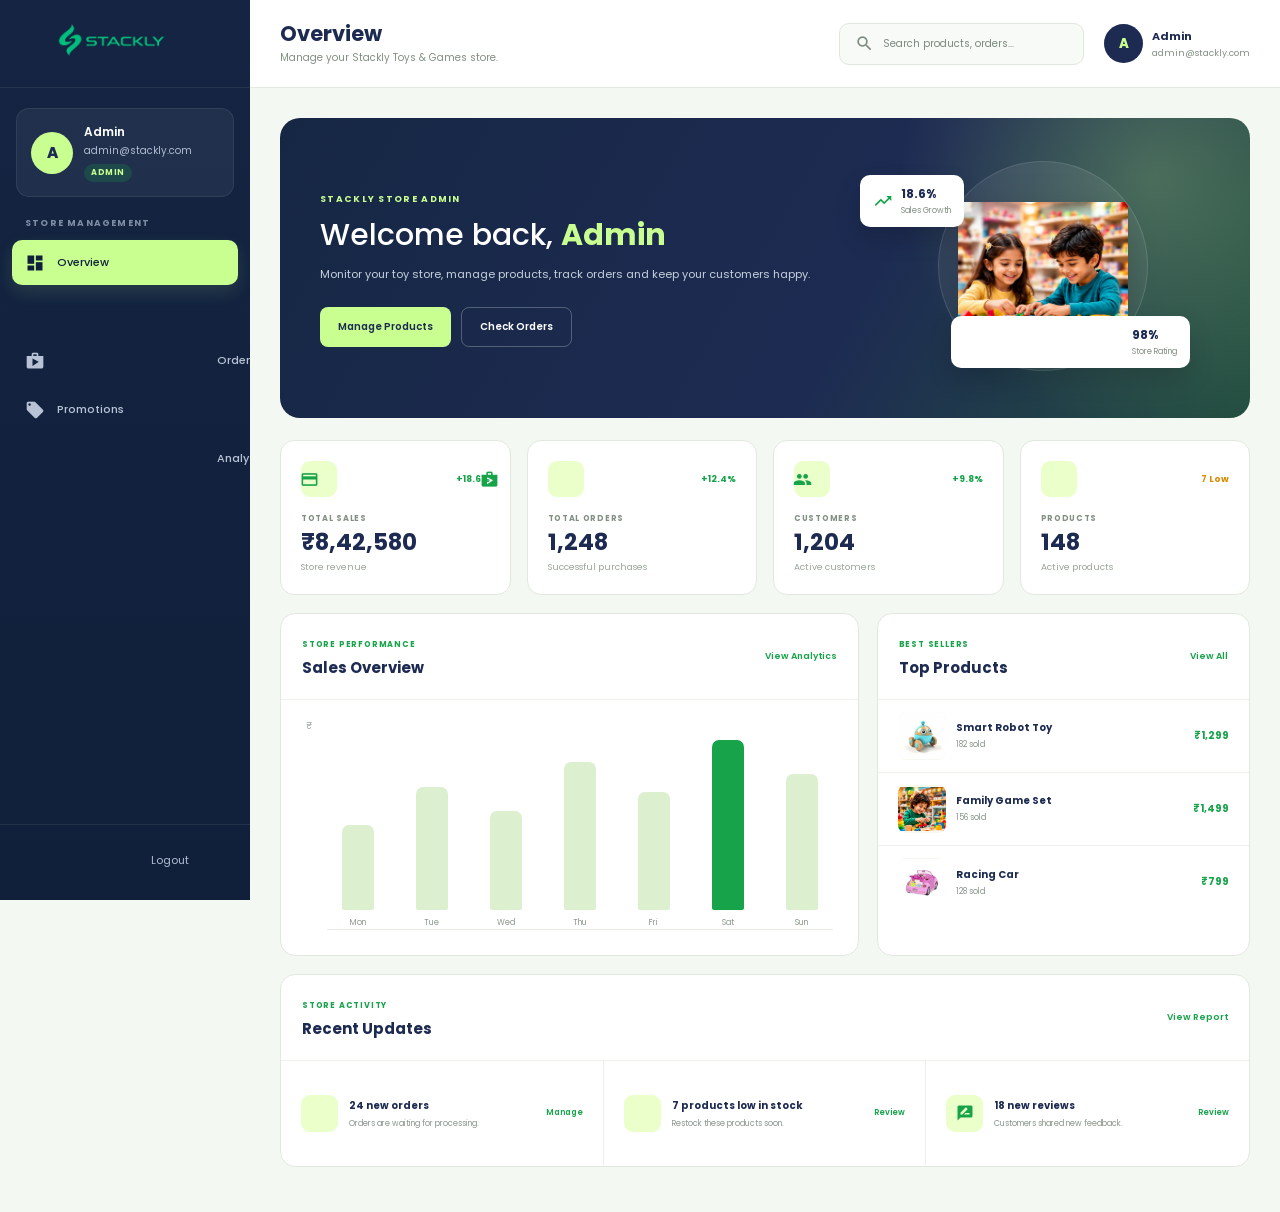
<file: admin-dashboard.html>
<!DOCTYPE html>
<html lang="en">

<head>
    <meta charset="UTF-8">
    <meta name="viewport" content="width=device-width, initial-scale=1.0">

    <title>Stackly Toys & Games | Admin Dashboard</title>

    <link rel="preconnect" href="https://fonts.googleapis.com">
    <link rel="preconnect" href="https://fonts.gstatic.com" crossorigin>

    <link href="https://fonts.googleapis.com/css2?family=Poppins:wght@400;500;600;700;800&display=swap"
        rel="stylesheet">

    <link href="https://fonts.googleapis.com/icon?family=Material+Icons" rel="stylesheet">

    <link rel="stylesheet" href="css/admin-dashboard.css">
</head>

<body>

<div class="stackly-admin-dashboard">

    <!-- =====================================================
         SIDEBAR
    ====================================================== -->

    <aside class="stackly-admin-sidebar" id="adminSidebar">

        <div class="stackly-admin-sidebar-top">

            <a href="#overview" class="stackly-admin-logo">
                <img src="assets/green-stackly-logo.webp" alt="Stackly Toys & Games">
            </a>

            <!-- ADMIN USER -->

            <div class="stackly-admin-user">

                <div class="stackly-admin-avatar" id="sidebarAdminAvatar">
                    A
                </div>

                <div class="stackly-admin-user-info">

                    <strong id="sidebarAdminName">
                        Admin User
                    </strong>

                    <span id="sidebarAdminEmail">
                        admin@stackly.com
                    </span>

                    <small>ADMIN</small>

                </div>

            </div>


            <div class="stackly-admin-menu-title">
                STORE MANAGEMENT
            </div>


            <!-- ADMIN MENU -->

            <nav class="stackly-admin-menu">

                <a href="#overview"
                   class="admin-menu-link active">

                    <span class="material-icons">
                        dashboard
                    </span>

                    <span>Overview</span>

                </a>


                <a href="#products"
                   class="admin-menu-link">

                    <span class="material-icons">
                        inventory_2
                    </span>

                    <span>Products</span>

                    <small>48</small>

                </a>


                <a href="#orders"
                   class="admin-menu-link">

                    <span class="material-icons">
                        shopping_bag
                    </span>

                    <span>Orders</span>

                    <small>12</small>

                </a>

                <a href="#promotions"
                   class="admin-menu-link">

                    <span class="material-icons">
                        local_offer
                    </span>

                    <span>Promotions</span>

                </a>


                <a href="#analytics"
                   class="admin-menu-link">

                    <span class="material-icons">
                        analytics
                    </span>

                    <span>Analytics</span>

                </a>


                <a href="#support"
                   class="admin-menu-link">

                    <span class="material-icons">
                        support_agent
                    </span>

                    <span>Support</span>

                </a>

            </nav>

        </div>


        <!-- SIDEBAR BOTTOM -->

        <div class="stackly-admin-sidebar-bottom">

            <a href="login.html" class="admin-logout">

                <span class="material-icons">
                    logout
                </span>

                <span>Logout</span>

            </a>

        </div>

    </aside>


    <!-- MOBILE OVERLAY -->

    <div class="stackly-admin-overlay"
         id="adminSidebarOverlay">
    </div>


    <!-- =====================================================
         MAIN
    ====================================================== -->

    <main class="stackly-admin-main">


        <!-- HEADER -->

        <header class="stackly-admin-header">

            <div class="stackly-admin-header-left">

                <button type="button"
                        class="stackly-admin-toggle"
                        id="adminDashboardToggle">

                    <span class="material-icons">
                        menu
                    </span>

                </button>


                <div class="stackly-admin-heading">

                    <h1 id="adminPageTitle">
                        Overview
                    </h1>

                    <p id="adminPageSubtitle">
                        Manage your Stackly Toys & Games store.
                    </p>

                </div>

            </div>


            <div class="stackly-admin-header-right">


                <!-- SEARCH -->

                <button type="button"
                        class="stackly-admin-search"
                        id="adminDashboardSearch">

                    <span class="material-icons">
                        search
                    </span>

                    <span>
                        Search products, orders...
                    </span>

                </button>


                <!-- USER -->

                <div class="stackly-admin-header-user">

                    <span class="stackly-admin-header-avatar"
                          id="headerAdminAvatar">
                        A
                    </span>

                    <div class="stackly-admin-header-user-info">

                        <strong id="headerAdminName">
                            Admin User
                        </strong>

                        <span id="headerAdminEmail">
                            admin@stackly.com
                        </span>

                    </div>

                </div>

            </div>

        </header>


        <!-- =====================================================
             CONTENT
        ====================================================== -->

        <div class="stackly-admin-content">


            <!-- =================================================
                 OVERVIEW
            ================================================== -->

            <section class="admin-page active-admin-page"
                     id="overview">


                <!-- TOP WELCOME -->

                <div class="admin-overview-hero">

                    <div class="admin-overview-hero-content">

                        <span class="admin-overview-label">
                            STACKLY STORE ADMIN
                        </span>

                        <h2>
                            Welcome back,
                            <strong id="welcomeAdminName">
                                Admin
                            </strong>
                        </h2>

                        <p>
                            Monitor your toy store, manage products,
                            track orders and keep your customers happy.
                        </p>

                        <div class="admin-hero-buttons">

                            <a href="#products"
                               class="admin-main-btn">
                                Manage Products
                            </a>

                            <a href="#orders"
                               class="admin-outline-btn">
                                Check Orders
                            </a>

                        </div>

                    </div>


                    <div class="admin-overview-visual">

                        <div class="admin-floating-box admin-box-one">

                            <span class="material-icons">
                                trending_up
                            </span>

                            <div>
                                <strong>18.6%</strong>
                                <small>Sales Growth</small>
                            </div>

                        </div>


                        <div class="admin-dashboard-product">

                            <img src="assets/kids-playing.webp"
                                 alt="Stackly Game Set">

                        </div>


                        <div class="admin-floating-box admin-box-two">

                            <span class="material-icons">
                                verified
                            </span>

                            <div>
                                <strong>98%</strong>
                                <small>Store Rating</small>
                            </div>

                        </div>

                    </div>

                </div>


                <!-- STAT CARDS -->

                <div class="admin-stat-grid">


                    <div class="admin-stat-card">

                        <div class="admin-stat-top">

                            <span class="material-icons">
                                payments
                            </span>

                            <small>
                                +18.6%
                            </small>

                        </div>

                        <span class="admin-stat-label">
                            TOTAL SALES
                        </span>

                        <strong>
                            ₹8,42,580
                        </strong>

                        <p>
                            Store revenue
                        </p>

                    </div>


                    <div class="admin-stat-card">

                        <div class="admin-stat-top">

                            <span class="material-icons">
                                shopping_bag
                            </span>

                            <small>
                                +12.4%
                            </small>

                        </div>

                        <span class="admin-stat-label">
                            TOTAL ORDERS
                        </span>

                        <strong>
                            1,248
                        </strong>

                        <p>
                            Successful purchases
                        </p>

                    </div>


                    <div class="admin-stat-card">

                        <div class="admin-stat-top">

                            <span class="material-icons">
                                groups
                            </span>

                            <small>
                                +9.8%
                            </small>

                        </div>

                        <span class="admin-stat-label">
                            CUSTOMERS
                        </span>

                        <strong>
                            1,204
                        </strong>

                        <p>
                            Active customers
                        </p>

                    </div>


                    <div class="admin-stat-card">

                        <div class="admin-stat-top">

                            <span class="material-icons">
                                inventory_2
                            </span>

                            <small class="warning">
                                7 Low
                            </small>

                        </div>

                        <span class="admin-stat-label">
                            PRODUCTS
                        </span>

                        <strong>
                            148
                        </strong>

                        <p>
                            Active products
                        </p>

                    </div>

                </div>


                <!-- SALES + TOP PRODUCTS -->

                <div class="admin-overview-grid">


                    <div class="admin-panel admin-sales-panel">

                        <div class="admin-panel-heading">

                            <div>
                                <span>STORE PERFORMANCE</span>

                                <h3>
                                    Sales Overview
                                </h3>
                            </div>

                            <a href="#analytics">
                                View Analytics
                            </a>

                        </div>


                        <div class="admin-sales-chart">

                            <div class="chart-y-label">
                                ₹
                            </div>

                            <div class="admin-bars">

                                <div class="admin-bar-item">
                                    <div class="admin-bar"
                                         style="height:45%;">
                                    </div>
                                    <small>Mon</small>
                                </div>

                                <div class="admin-bar-item">
                                    <div class="admin-bar"
                                         style="height:65%;">
                                    </div>
                                    <small>Tue</small>
                                </div>

                                <div class="admin-bar-item">
                                    <div class="admin-bar"
                                         style="height:52%;">
                                    </div>
                                    <small>Wed</small>
                                </div>

                                <div class="admin-bar-item">
                                    <div class="admin-bar"
                                         style="height:78%;">
                                    </div>
                                    <small>Thu</small>
                                </div>

                                <div class="admin-bar-item">
                                    <div class="admin-bar"
                                         style="height:62%;">
                                    </div>
                                    <small>Fri</small>
                                </div>

                                <div class="admin-bar-item">
                                    <div class="admin-bar active"
                                         style="height:90%;">
                                    </div>
                                    <small>Sat</small>
                                </div>

                                <div class="admin-bar-item">
                                    <div class="admin-bar"
                                         style="height:72%;">
                                    </div>
                                    <small>Sun</small>
                                </div>

                            </div>

                        </div>

                    </div>


                    <div class="admin-panel admin-top-products">

                        <div class="admin-panel-heading">

                            <div>
                                <span>BEST SELLERS</span>

                                <h3>
                                    Top Products
                                </h3>
                            </div>

                            <a href="#products">
                                View All
                            </a>

                        </div>


                        <div class="admin-top-product">

                            <img src="assets/robot-toy.webp"
                                 alt="Robot Toy">

                            <div>
                                <strong>
                                    Smart Robot Toy
                                </strong>

                                <small>
                                    182 sold
                                </small>
                            </div>

                            <b>
                                ₹1,299
                            </b>

                        </div>


                        <div class="admin-top-product">

                            <img src="assets/Building Joyful Toy Creations.webp"
                                 alt="Game Set">

                            <div>
                                <strong>
                                    Family Game Set
                                </strong>

                                <small>
                                    156 sold
                                </small>
                            </div>

                            <b>
                                ₹1,499
                            </b>

                        </div>


                        <div class="admin-top-product">

                            <img src="assets/car1.webp"
                                 alt="Racing Car">

                            <div>
                                <strong>
                                    Racing Car
                                </strong>

                                <small>
                                    128 sold
                                </small>
                            </div>

                            <b>
                                ₹799
                            </b>

                        </div>

                    </div>

                </div>


                <!-- ACTIVITY -->

                <div class="admin-panel admin-activity-panel">

                    <div class="admin-panel-heading">

                        <div>
                            <span>STORE ACTIVITY</span>

                            <h3>
                                Recent Updates
                            </h3>
                        </div>

                        <a href="#analytics">
                            View Report
                        </a>

                    </div>


                    <div class="admin-activity-grid">


                        <div class="admin-activity-card">

                            <span class="material-icons">
                                shopping_bag
                            </span>

                            <div>

                                <strong>
                                    24 new orders
                                </strong>

                                <p>
                                    Orders are waiting for processing.
                                </p>

                            </div>

                            <a href="#orders">
                                Manage
                            </a>

                        </div>


                        <div class="admin-activity-card">

                            <span class="material-icons">
                                inventory_2
                            </span>

                            <div>

                                <strong>
                                    7 products low in stock
                                </strong>

                                <p>
                                    Restock these products soon.
                                </p>

                            </div>

                            <a href="#inventory">
                                Review
                            </a>

                        </div>


                        <div class="admin-activity-card">

                            <span class="material-icons">
                                rate_review
                            </span>

                            <div>

                                <strong>
                                    18 new reviews
                                </strong>

                                <p>
                                    Customers shared new feedback.
                                </p>

                            </div>

                            <a href="404.html">
                                Review
                            </a>

                        </div>

                    </div>

                </div>

            </section>


            <!-- =================================================
                 PRODUCTS
            ================================================== -->

            <section class="admin-page"
                     id="products">

                <div class="admin-page-title-row">

                    <div>
                        <span>CATALOG MANAGEMENT</span>

                        <h2>
                            Products
                        </h2>

                        <p>
                            Manage toys, games, prices and product visibility.
                        </p>
                    </div>

                    <a href="404.html"
                       class="admin-main-btn">
                        Add Product
                    </a>

                </div>


                <div class="admin-product-summary">

                    <div>
                        <span class="material-icons">
                            inventory_2
                        </span>

                        <div>
                            <small>
                                TOTAL PRODUCTS
                            </small>

                            <strong>
                                148
                            </strong>
                        </div>
                    </div>


                    <div>
                        <span class="material-icons">
                            check_circle
                        </span>

                        <div>
                            <small>
                                ACTIVE
                            </small>

                            <strong>
                                136
                            </strong>
                        </div>
                    </div>


                    <div>
                        <span class="material-icons">
                            visibility_off
                        </span>

                        <div>
                            <small>
                                HIDDEN
                            </small>

                            <strong>
                                12
                            </strong>
                        </div>
                    </div>


                    <div>
                        <span class="material-icons">
                            warning
                        </span>

                        <div>
                            <small>
                                LOW STOCK
                            </small>

                            <strong>
                                7
                            </strong>
                        </div>
                    </div>

                </div>


                <div class="admin-product-grid">


                    <div class="admin-product-card">

                        <div class="admin-product-image">

                            <span>
                                BEST SELLER
                            </span>

                            <img src="assets/robot-toy.webp"
                                 alt="Robot Toy">

                        </div>

                        <div class="admin-product-content">

                            <small>
                                ROBOT TOYS
                            </small>

                            <h3>
                                Smart Robot Toy
                            </h3>

                            <strong>
                                ₹1,299
                            </strong>

                            <div class="admin-product-bottom">

                                <span>
                                    42 in stock
                                </span>

                                <a href="404.html">
                                    Manage
                                </a>

                            </div>

                        </div>

                    </div>


                    <div class="admin-product-card">

                        <div class="admin-product-image">

                            <span>
                                POPULAR
                            </span>

                            <img src="assets/Building Joyful Toy Creations.webp"
                                 alt="Game Set">

                        </div>

                        <div class="admin-product-content">

                            <small>
                                BOARD GAMES
                            </small>

                            <h3>
                                Family Game Set
                            </h3>

                            <strong>
                                ₹1,499
                            </strong>

                            <div class="admin-product-bottom">

                                <span>
                                    28 in stock
                                </span>

                                <a href="404.html">
                                    Manage
                                </a>

                            </div>

                        </div>

                    </div>


                    <div class="admin-product-card">

                        <div class="admin-product-image">

                            <span>
                                NEW
                            </span>

                            <img src="assets/car1.webp"
                                 alt="Green Racing Car">

                        </div>

                        <div class="admin-product-content">

                            <small>
                                ACTION TOYS
                            </small>

                            <h3>
                                Racing Car
                            </h3>

                            <strong>
                                ₹799
                            </strong>

                            <div class="admin-product-bottom">

                                <span>
                                    18 in stock
                                </span>

                                <a href="404.html">
                                    Manage
                                </a>

                            </div>

                        </div>

                    </div>


                    <div class="admin-product-card">

                        <div class="admin-product-image">

                            <span>
                                FEATURED
                            </span>

                            <img src="assets/dragon-toy.webp"
                                 alt="Dragon Toy">

                        </div>

                        <div class="admin-product-content">

                            <small>
                                ADVENTURE TOYS
                            </small>

                            <h3>
                                Dragon Adventure
                            </h3>

                            <strong>
                                ₹1,299
                            </strong>

                            <div class="admin-product-bottom">

                                <span>
                                    35 in stock
                                </span>

                                <a href="404.html">
                                    Manage
                                </a>

                            </div>

                        </div>

                    </div>

                </div>
                <!-- =====================================================
     ADMIN PRODUCTS - EXTRA CONTENT
===================================================== -->

<div class="admin-products-extra">

    <!-- Product Management Overview -->
    <div class="admin-products-overview">

        <div class="admin-products-overview-content">

            <div class="admin-products-overview-icon">
                <span class="material-icons">inventory_2</span>
            </div>

            <div>
                <small>PRODUCT MANAGEMENT</small>
                <h3>Keep Your Toy Collection Organized</h3>
                <p>
                    Manage your products, categories, pricing and
                    availability from one place. Keep the Stackly
                    collection updated and ready for customers.
                </p>
            </div>

        </div>

        <div class="admin-products-overview-stats">

            <div>
                <strong>128</strong>
                <span>Total Products</span>
            </div>

            <div>
                <strong>14</strong>
                <span>Categories</span>
            </div>

            <div>
                <strong>112</strong>
                <span>Active Items</span>
            </div>

        </div>

    </div>


    <!-- Product Management Areas -->
    <div class="admin-product-management">

        <div class="admin-product-management-heading">
            <div>
                <small>MANAGEMENT AREAS</small>
                <h3>Organize Your Product Store</h3>
            </div>

            <span class="material-icons">dashboard_customize</span>
        </div>


        <div class="admin-product-management-grid">

            <div class="admin-product-management-card">

                <div class="admin-product-card-icon">
                    <span class="material-icons">category</span>
                </div>

                <div>
                    <h4>Product Categories</h4>
                    <p>
                        Organize toys and games into clear categories
                        so customers can easily discover products.
                    </p>
                    <strong>14 Categories</strong>
                </div>

            </div>


            <div class="admin-product-management-card">

                <div class="admin-product-card-icon">
                    <span class="material-icons">sell</span>
                </div>

                <div>
                    <h4>Pricing & Offers</h4>
                    <p>
                        Manage product prices, discounts and special
                        offers across your online collection.
                    </p>
                    <strong>23 Active Offers</strong>
                </div>

            </div>


            <div class="admin-product-management-card">

                <div class="admin-product-card-icon">
                    <span class="material-icons">inventory</span>
                </div>

                <div>
                    <h4>Stock Availability</h4>
                    <p>
                        Monitor available products and keep track
                        of items that need restocking.
                    </p>
                    <strong>16 Low Stock Items</strong>
                </div>

            </div>


            <div class="admin-product-management-card">

                <div class="admin-product-card-icon">
                    <span class="material-icons">visibility</span>
                </div>

                <div>
                    <h4>Store Visibility</h4>
                    <p>
                        Control which products are visible to
                        customers and manage inactive listings.
                    </p>
                    <strong>112 Visible Products</strong>
                </div>

            </div>

        </div>

    </div>


    <!-- Product Status -->
    <div class="admin-product-status">

        <div class="admin-product-status-heading">

            <div>
                <small>PRODUCT STATUS</small>
                <h3>Current Store Health</h3>
            </div>

            <span class="material-icons">analytics</span>

        </div>


        <div class="admin-product-status-grid">

            <div class="admin-product-status-item">
                <div class="admin-product-status-number">
                    <strong>87%</strong>
                </div>

                <div>
                    <h4>Products Active</h4>
                    <p>
                        Most products in the catalog are currently
                        available for customers.
                    </p>
                </div>
            </div>


            <div class="admin-product-status-item">
                <div class="admin-product-status-number green">
                    <strong>92%</strong>
                </div>

                <div>
                    <h4>Stock Health</h4>
                    <p>
                        Product availability is healthy across
                        most categories.
                    </p>
                </div>
            </div>


            <div class="admin-product-status-item">
                <div class="admin-product-status-number light">
                    <strong>23</strong>
                </div>

                <div>
                    <h4>Discounted Products</h4>
                    <p>
                        Products currently included in promotional
                        pricing and special offers.
                    </p>
                </div>
            </div>

        </div>

    </div>


    <!-- Product Management Note -->
    <div class="admin-products-note">

        <div class="admin-products-note-icon">
            <span class="material-icons">tips_and_updates</span>
        </div>

        <div>
            <small>ADMIN TIP</small>
            <h3>Keep Product Information Updated</h3>
            <p>
                Regularly review product names, prices, stock levels
                and category information to keep your store accurate
                and easy to manage.
            </p>
        </div>

        <div class="admin-products-note-badge">
            <span class="material-icons">check_circle</span>
            <strong>Store Ready</strong>
        </div>

    </div>

</div>

            </section>


            <!-- =================================================
                 ORDERS
            ================================================== -->

            <section class="admin-page"
                     id="orders">

                <div class="admin-page-title-row">

                    <div>
                        <span>SALES MANAGEMENT</span>

                        <h2>
                            Orders
                        </h2>

                        <p>
                            Review purchases and manage order status.
                        </p>
                    </div>

                    <a href="404.html"
                       class="admin-outline-btn">
                        Export Orders
                    </a>

                </div>


                <div class="admin-order-status-grid">

                    <div>
                        <span class="material-icons">
                            all_inbox
                        </span>

                        <small>
                            ALL ORDERS
                        </small>

                        <strong>
                            1,248
                        </strong>
                    </div>

                    <div>
                        <span class="material-icons">
                            pending_actions
                        </span>

                        <small>
                            PROCESSING
                        </small>

                        <strong>
                            24
                        </strong>
                    </div>

                    <div>
                        <span class="material-icons">
                            local_shipping
                        </span>

                        <small>
                            SHIPPED
                        </small>

                        <strong>
                            18
                        </strong>
                    </div>

                    <div>
                        <span class="material-icons">
                            check_circle
                        </span>

                        <small>
                            COMPLETED
                        </small>

                        <strong>
                            1,206
                        </strong>
                    </div>

                </div>


                <div class="admin-orders-panel">

                    <div class="admin-orders-heading">

                        <div>
                            <h3>
                                Latest Orders
                            </h3>

                            <p>
                                Recent customer purchases
                            </p>
                        </div>

                    </div>


                    <div class="admin-order-row admin-order-head">

                        <span>
                            CUSTOMER
                        </span>

                        <span>
                            PRODUCT
                        </span>

                        <span>
                            ORDER
                        </span>

                        <span>
                            TOTAL
                        </span>

                        <span>
                            STATUS
                        </span>

                        <span>
                            ACTION
                        </span>

                    </div>


                    <div class="admin-order-row">

                        <div class="admin-order-customer">

                            <span>
                                RS
                            </span>

                            <div>
                                <strong>
                                    Rahul Sharma
                                </strong>

                                <small>
                                    rahul@gmail.com
                                </small>
                            </div>

                        </div>

                        <span>
                            Smart Robot Toy
                        </span>

                        <span>
                            #STK-2048
                        </span>

                        <strong>
                            ₹1,299
                        </strong>

                        <em class="status-processing">
                            Processing
                        </em>

                        <a href="404.html">
                            View
                        </a>

                    </div>


                    <div class="admin-order-row">

                        <div class="admin-order-customer">

                            <span>
                                AP
                            </span>

                            <div>
                                <strong>
                                    Ananya Patel
                                </strong>

                                <small>
                                    ananya@gmail.com
                                </small>
                            </div>

                        </div>

                        <span>
                            Family Game Set
                        </span>

                        <span>
                            #STK-2039
                        </span>

                        <strong>
                            ₹1,499
                        </strong>

                        <em class="status-shipped">
                            Shipped
                        </em>

                        <a href="404.html">
                            View
                        </a>

                    </div>


                    <div class="admin-order-row">

                        <div class="admin-order-customer">

                            <span>
                                VK
                            </span>

                            <div>
                                <strong>
                                    Vikram Kumar
                                </strong>

                                <small>
                                    vikram@gmail.com
                                </small>

                            </div>

                        </div>

                        <span>
                            Racing Car
                        </span>

                        <span>
                            #STK-2027
                        </span>

                        <strong>
                            ₹799
                        </strong>

                        <em class="status-delivered">
                            Delivered
                        </em>

                        <a href="404.html">
                            View
                        </a>

                    </div>

                </div>

                <!-- =====================================================
     ADMIN ORDERS - SMALL EXTRA CONTENT
===================================================== -->

<div class="admin-orders-insight">

    <div class="admin-orders-insight-main">

        <div class="admin-orders-insight-icon">
            <span class="material-icons">insights</span>
        </div>

        <div>
            <small>ORDER INSIGHT</small>
            <h3>Today's Store Activity</h3>
            <p>
                Orders are moving smoothly across confirmation,
                packing and delivery stages.
            </p>
        </div>

    </div>

    <div class="admin-orders-insight-items">

        <div>
            <span class="material-icons">shopping_bag</span>
            <strong>18</strong>
            <small>New Orders</small>
        </div>

        <div>
            <span class="material-icons">inventory_2</span>
            <strong>11</strong>
            <small>Being Packed</small>
        </div>

        <div>
            <span class="material-icons">local_shipping</span>
            <strong>7</strong>
            <small>Dispatched</small>
        </div>

    </div>

</div>

            </section>



            <!-- =================================================
                 PROMOTIONS
            ================================================== -->

            <section class="admin-page"
                     id="promotions">

                <div class="admin-page-title-row">

                    <div>
                        <span>MARKETING</span>

                        <h2>
                            Promotions
                        </h2>

                        <p>
                            Manage offers and campaigns for your store.
                        </p>

                    </div>

                    <a href="404.html"
                       class="admin-main-btn">
                        Create Promotion
                    </a>

                </div>


                <div class="admin-promotion-grid">


                    <div class="admin-promotion-card green-promo">

                        <span class="material-icons">
                            local_offer
                        </span>

                        <small>
                            ACTIVE OFFER
                        </small>

                        <h3>
                            PLAY10
                        </h3>

                        <p>
                            Get 10% off selected toys
                            and games.
                        </p>

                        <strong>
                            248 uses
                        </strong>

                        <a href="404.html">
                            Manage Offer
                        </a>

                    </div>


                    <div class="admin-promotion-card navy-promo">

                        <span class="material-icons">
                            redeem
                        </span>

                        <small>
                            GIFT CAMPAIGN
                        </small>

                        <h3>
                            FUN50
                        </h3>

                        <p>
                            Special savings on
                            family game collections.
                        </p>

                        <strong>
                            184 uses
                        </strong>

                        <a href="404.html">
                            Manage Campaign
                        </a>

                    </div>


                    <div class="admin-promotion-card pale-promo">

                        <span class="material-icons">
                            celebration
                        </span>

                        <small>
                            UPCOMING
                        </small>

                        <h3>
                            FESTIVE FUN
                        </h3>

                        <p>
                            New promotional collection
                            ready to launch.
                        </p>

                        <strong>
                            Scheduled
                        </strong>

                        <a href="404.html">
                            View Campaign
                        </a>

                    </div>

                </div>


                <div class="admin-promo-banner">

                    <div>

                        <span class="material-icons">
                            campaign
                        </span>

                        <div>

                            <strong>
                                Grow your Stackly store
                            </strong>

                            <p>
                                Create campaigns that bring
                                customers back for more fun.
                            </p>

                        </div>

                    </div>

                    <a href="404.html">
                        Marketing Tools
                    </a>

                </div>
                <!-- =====================================================
     ADMIN PROMOTIONS - EXTRA CONTENT
===================================================== -->

<div class="admin-promotions-extra">

    <!-- Promotion Overview -->
    <div class="admin-promotion-overview">

        <div class="admin-promotion-overview-content">

            <div class="admin-promotion-overview-icon">
                <span class="material-icons">campaign</span>
            </div>

            <div>
                <small>PROMOTION CENTER</small>
                <h3>Make Every Offer More Valuable</h3>
                <p>
                    Manage special offers, discounts and seasonal
                    campaigns to give customers more reasons to shop.
                </p>
            </div>

        </div>

        <div class="admin-promotion-highlight">
            <strong>23</strong>
            <span>Active Offers</span>
        </div>

    </div>


    <!-- Promotion Performance -->
    <div class="admin-promotion-performance">

        <div class="admin-promotion-heading">
            <div>
                <small>PROMOTION PERFORMANCE</small>
                <h3>Current Campaign Activity</h3>
            </div>

            <span class="material-icons">trending_up</span>
        </div>


        <div class="admin-promotion-metrics">

            <div class="admin-promotion-metric">
                <span class="material-icons">local_offer</span>
                <strong>23</strong>
                <small>Active Offers</small>
            </div>

            <div class="admin-promotion-metric">
                <span class="material-icons">people</span>
                <strong>684</strong>
                <small>Customers Reached</small>
            </div>

            <div class="admin-promotion-metric">
                <span class="material-icons">shopping_cart</span>
                <strong>146</strong>
                <small>Offer Orders</small>
            </div>

            <div class="admin-promotion-metric">
                <span class="material-icons">percent</span>
                <strong>18%</strong>
                <small>Avg. Discount</small>
            </div>

        </div>

    </div>


    <!-- Campaign Types -->
    <div class="admin-promotion-campaigns">

        <div class="admin-promotion-campaign">

            <div class="admin-promotion-campaign-number">
                01
            </div>

            <div>
                <small>SEASONAL</small>
                <h4>Seasonal Offers</h4>
                <p>
                    Create limited-time offers for special seasons,
                    events and shopping periods.
                </p>
            </div>

            <span class="material-icons">event</span>

        </div>


        <div class="admin-promotion-campaign">

            <div class="admin-promotion-campaign-number">
                02
            </div>

            <div>
                <small>CUSTOMER</small>
                <h4>Customer Rewards</h4>
                <p>
                    Offer exclusive discounts and benefits to
                    returning and loyal customers.
                </p>
            </div>

            <span class="material-icons">card_giftcard</span>

        </div>


        <div class="admin-promotion-campaign">

            <div class="admin-promotion-campaign-number">
                03
            </div>

            <div>
                <small>PRODUCT</small>
                <h4>Product Discounts</h4>
                <p>
                    Highlight selected products with attractive
                    prices and promotional discounts.
                </p>
            </div>

            <span class="material-icons">sell</span>

        </div>

    </div>


    <!-- Promotion Tip -->
    <div class="admin-promotion-tip">

        <div class="admin-promotion-tip-icon">
            <span class="material-icons">lightbulb</span>
        </div>

        <div>
            <small>PROMOTION TIP</small>
            <h3>Keep Offers Simple and Easy to Understand</h3>
            <p>
                Clear discount values, simple conditions and
                limited-time campaigns can make promotions easier
                for customers to notice and use.
            </p>
        </div>

        <div class="admin-promotion-status">
            <span class="material-icons">check_circle</span>
            <strong>23 Active</strong>
        </div>

    </div>

</div>

            </section>


            <!-- =================================================
                 ANALYTICS
            ================================================== -->

            <section class="admin-page"
                     id="analytics">

                <div class="admin-page-title-row">

                    <div>
                        <span>STORE INSIGHTS</span>

                        <h2>
                            Analytics
                        </h2>

                        <p>
                            Understand how Stackly Toys & Games is performing.
                        </p>

                    </div>

                    <a href="404.html"
                       class="admin-outline-btn">
                        Full Report
                    </a>

                </div>


                <div class="analytics-highlight">

                    <div>
                        <small>
                            STORE REVENUE
                        </small>

                        <strong>
                            ₹8,42,580
                        </strong>

                        <span>
                            +18.6% compared with previous period
                        </span>

                    </div>

                    <div class="analytics-mini-chart">

                        <i style="height:35%"></i>
                        <i style="height:48%"></i>
                        <i style="height:42%"></i>
                        <i style="height:64%"></i>
                        <i style="height:55%"></i>
                        <i style="height:82%"></i>
                        <i style="height:72%"></i>
                        <i style="height:92%"></i>

                    </div>

                </div>


                <div class="analytics-card-grid">


                    <div class="analytics-card">

                        <span class="material-icons">
                            shopping_cart
                        </span>

                        <small>
                            CONVERSION RATE
                        </small>

                        <strong>
                            6.8%
                        </strong>

                        <p>
                            Visitors who completed a purchase.
                        </p>

                    </div>


                    <div class="analytics-card">

                        <span class="material-icons">
                            visibility
                        </span>

                        <small>
                            PRODUCT VIEWS
                        </small>

                        <strong>
                            24.8K
                        </strong>

                        <p>
                            Product pages viewed by customers.
                        </p>

                    </div>


                    <div class="analytics-card">

                        <span class="material-icons">
                            repeat
                        </span>

                        <small>
                            REPEAT ORDERS
                        </small>

                        <strong>
                            72%
                        </strong>

                        <p>
                            Customers returning to shop again.
                        </p>

                    </div>


                    <div class="analytics-card">

                        <span class="material-icons">
                            star
                        </span>

                        <small>
                            STORE RATING
                        </small>

                        <strong>
                            4.8/5
                        </strong>

                        <p>
                            Average customer rating.
                        </p>

                    </div>

                </div>


                <div class="analytics-category-panel">

                    <div class="admin-panel-heading">

                        <div>

                            <span>
                                CATEGORY PERFORMANCE
                            </span>

                            <h3>
                                Popular Toy Categories
                            </h3>

                        </div>

                    </div>


                    <div class="category-performance">

                        <div>

                            <span>
                                Creative Toys
                            </span>

                            <div>
                                <i style="width:88%"></i>
                            </div>

                            <strong>
                                88%
                            </strong>

                        </div>


                        <div>

                            <span>
                                Board Games
                            </span>

                            <div>
                                <i style="width:76%"></i>
                            </div>

                            <strong>
                                76%
                            </strong>

                        </div>


                        <div>

                            <span>
                                Action Toys
                            </span>

                            <div>
                                <i style="width:68%"></i>
                            </div>

                            <strong>
                                68%
                            </strong>

                        </div>


                        <div>

                            <span>
                                Building Sets
                            </span>

                            <div>
                                <i style="width:61%"></i>
                            </div>

                            <strong>
                                61%
                            </strong>

                        </div>

                    </div>

                </div>

            </section>


            <!-- =================================================
                 SUPPORT
            ================================================== -->

            <section class="admin-page"
                     id="support">

                <div class="admin-page-title-row">

                    <div>

                        <span>CUSTOMER CARE</span>

                        <h2>
                            Support Center
                        </h2>

                        <p>
                            Manage customer questions and store assistance.
                        </p>

                    </div>

                </div>


                <div class="admin-support-grid">


                    <div class="admin-support-card">

                        <div class="admin-support-icon">
                            <span class="material-icons">
                                forum
                            </span>
                        </div>

                        <small>
                            OPEN TICKETS
                        </small>

                        <strong>
                            18
                        </strong>

                        <h3>
                            Customer Questions
                        </h3>

                        <p>
                            Customers waiting for assistance
                            with orders and products.
                        </p>

                        <a href="404.html">
                            Manage Tickets
                        </a>

                    </div>


                    <div class="admin-support-card">

                        <div class="admin-support-icon">
                            <span class="material-icons">
                                rate_review
                            </span>
                        </div>

                        <small>
                            NEW FEEDBACK
                        </small>

                        <strong>
                            18
                        </strong>

                        <h3>
                            Product Reviews
                        </h3>

                        <p>
                            Recent customer feedback
                            waiting for review.
                        </p>

                        <a href="404.html">
                            Review Feedback
                        </a>

                    </div>


                    <div class="admin-support-card">

                        <div class="admin-support-icon">
                            <span class="material-icons">
                                verified_user
                            </span>
                        </div>

                        <small>
                            CUSTOMER SATISFACTION
                        </small>

                        <strong>
                            98%
                        </strong>

                        <h3>
                            Service Quality
                        </h3>

                        <p>
                            Your customers are enjoying
                            their Stackly experience.
                        </p>

                        <a href="#analytics">
                            View Analytics
                        </a>

                    </div>

                </div>


                <div class="admin-support-banner">

                    <span class="material-icons">
                        support_agent
                    </span>

                    <div>

                        <strong>
                            Stackly Admin Support
                        </strong>

                        <p>
                            Keep your customers happy with
                            quick and reliable assistance.
                        </p>

                    </div>

                    <a href="404.html">
                        Contact Support
                    </a>

                </div>

            </section>

        </div>

    </main>

</div>


<script src="js/admin-dashboard.js"></script>

</body>
</html>
</file>
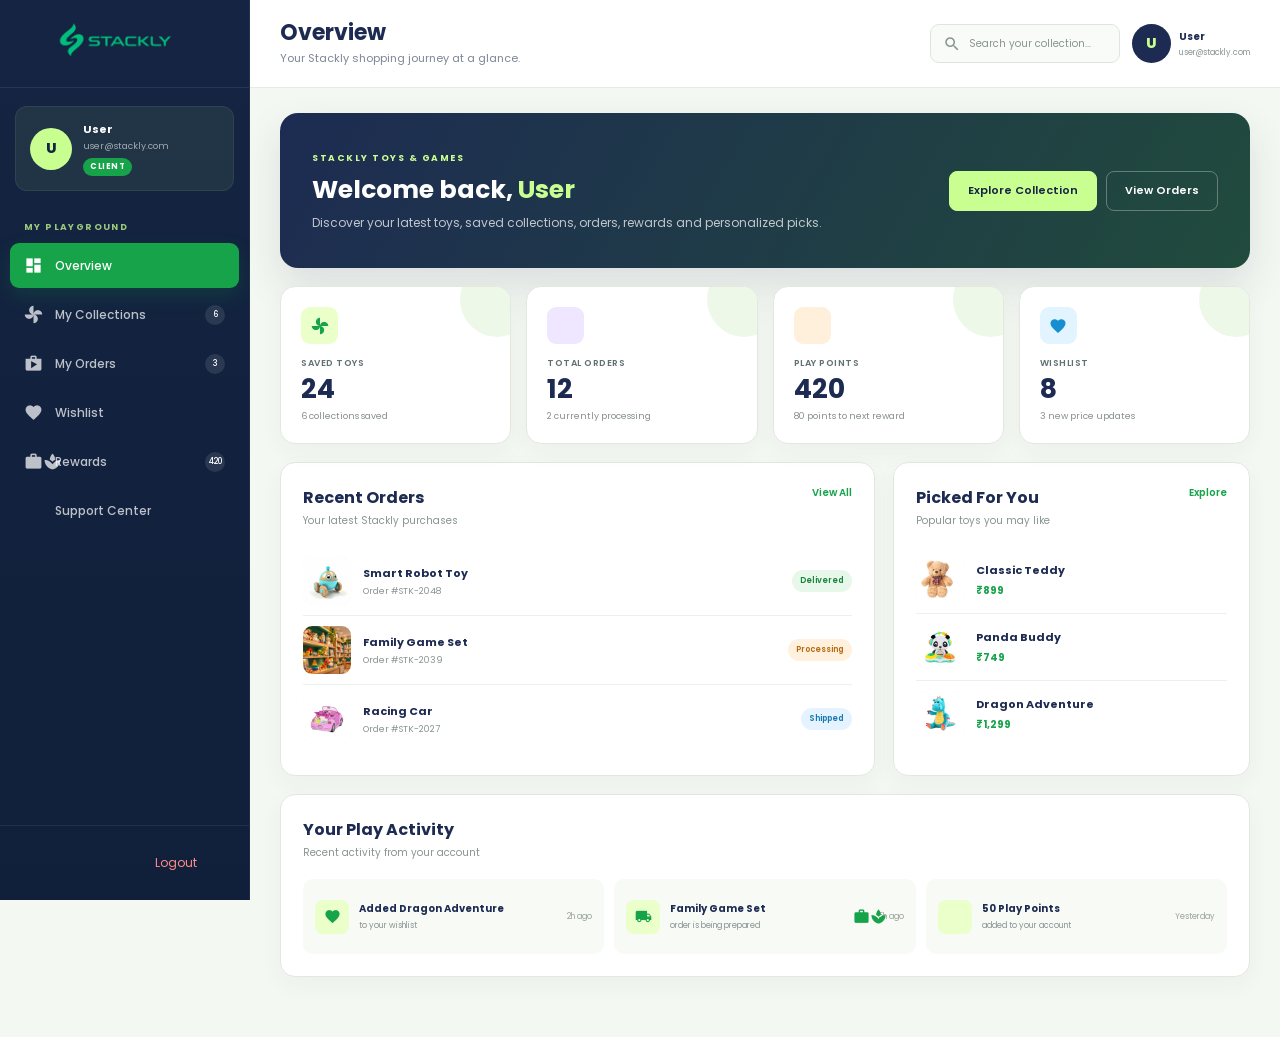
<file: client-dashboard.html>
<!DOCTYPE html>
<html lang="en">

<head>

    <meta charset="UTF-8">
    <meta name="viewport" content="width=device-width, initial-scale=1.0">

    <title>Stackly Toys & Games | Client Dashboard</title>

    <!-- Google Font -->
    <link rel="preconnect" href="https://fonts.googleapis.com">
    <link rel="preconnect" href="https://fonts.gstatic.com" crossorigin>

    <link
        href="https://fonts.googleapis.com/css2?family=Poppins:wght@400;500;600;700;800&display=swap"
        rel="stylesheet">

    <!-- Material Icons -->
    <link
        href="https://fonts.googleapis.com/icon?family=Material+Icons"
        rel="stylesheet">

    <link rel="stylesheet" href="css/client-dashboard.css">

</head>


<body>

<div class="stackly-dashboard">


    <!-- =====================================================
         SIDEBAR
    ====================================================== -->

    <aside class="stackly-sidebar" id="stacklySidebar">

        <div class="stackly-sidebar-top">


            <!-- LOGO -->

            <a href="#overview" class="stackly-dashboard-logo">

                <img
                    src="assets/green-stackly-logo.webp"
                    alt="Stackly Toys & Games">

            </a>


            <!-- USER -->

            <div class="stackly-sidebar-user">

                <div
                    class="stackly-user-avatar"
                    id="sidebarUserAvatar">
                    U
                </div>

                <div class="stackly-user-info">

                    <strong id="sidebarUserName">
                        Stackly User
                    </strong>

                    <span id="sidebarUserEmail">
                        user@stackly.com
                    </span>

                    <small>
                        CLIENT
                    </small>

                </div>

            </div>


            <!-- MENU TITLE -->

            <div class="stackly-menu-title">
                MY PLAYGROUND
            </div>


            <!-- MENU -->

            <nav class="stackly-dashboard-menu">

                <a
                    href="#overview"
                    class="dashboard-menu-link active">

                    <span class="material-icons">
                        dashboard
                    </span>

                    <span>Overview</span>

                </a>


                <a
                    href="#collections"
                    class="dashboard-menu-link">

                    <span class="material-icons">
                        toys
                    </span>

                    <span>My Collections</span>

                    <small>6</small>

                </a>


                <a
                    href="#orders"
                    class="dashboard-menu-link">

                    <span class="material-icons">
                        shopping_bag
                    </span>

                    <span>My Orders</span>

                    <small>3</small>

                </a>


                <a
                    href="#wishlist"
                    class="dashboard-menu-link">

                    <span class="material-icons">
                        favorite
                    </span>

                    <span>Wishlist</span>

                </a>


                <a
                    href="#rewards"
                    class="dashboard-menu-link">

                    <span class="material-icons">
                        workspace_premium
                    </span>

                    <span>Rewards</span>

                    <small>420</small>

                </a>


                <a
                    href="#support"
                    class="dashboard-menu-link">

                    <span class="material-icons">
                        support_agent
                    </span>

                    <span>Support Center</span>

                </a>

            </nav>

        </div>


        <!-- LOGOUT -->

        <div class="stackly-sidebar-bottom">

            <a href="login.html" class="stackly-logout">

                <span class="material-icons">
                    logout
                </span>

                <span>Logout</span>

            </a>

        </div>

    </aside>


    <!-- SIDEBAR OVERLAY -->

    <div
        class="stackly-sidebar-overlay"
        id="sidebarOverlay">
    </div>


    <!-- =====================================================
         MAIN
    ====================================================== -->

    <main class="stackly-dashboard-main">


        <!-- =================================================
             HEADER
        ================================================== -->

        <header class="stackly-dashboard-header">


            <div class="stackly-header-left">

                <!-- MOBILE TOGGLE -->

                <button
                    type="button"
                    class="stackly-dashboard-toggle"
                    id="dashboardToggle">

                    <span class="material-icons">
                        menu
                    </span>

                </button>


                <div>

                    <h1 id="dashboardPageTitle">
                        Overview
                    </h1>

                    <p id="dashboardPageSubtitle">
                        Your Stackly shopping journey at a glance.
                    </p>

                </div>

            </div>


            <div class="stackly-header-right">


                <!-- SEARCH -->

                <button
                    type="button"
                    class="stackly-dashboard-search"
                    id="dashboardSearch">

                    <span class="material-icons">
                        search
                    </span>

                    <span>
                        Search your collection...
                    </span>

                </button>


                <!-- USER -->

                <div class="stackly-header-user">

                    <span
                        class="stackly-header-avatar"
                        id="headerUserAvatar">
                        U
                    </span>

                    <div class="stackly-header-user-info">

                        <strong id="headerUserName">
                            Stackly User
                        </strong>

                        <span id="headerUserEmail">
                            user@stackly.com
                        </span>

                    </div>

                </div>

            </div>

        </header>


        <!-- =================================================
             DASHBOARD CONTENT
        ================================================== -->

        <div class="stackly-dashboard-content">


            <!-- =================================================
                 OVERVIEW
            ================================================== -->

            <section
                class="dashboard-page active-page"
                id="overview">


                <!-- WELCOME -->

                <div class="stackly-welcome-card">

                    <div class="stackly-welcome-content">

                        <span>
                            STACKLY TOYS & GAMES
                        </span>

                        <h2>
                            Welcome back,
                            <strong id="welcomeUserName">
                                Stackly User
                            </strong>
                        </h2>

                        <p>
                            Discover your latest toys, saved collections,
                            orders, rewards and personalized picks.
                        </p>

                    </div>

                    <div class="stackly-welcome-actions">

                        <a
                            href="#collections"
                            class="stackly-dashboard-btn primary-btn">
                            Explore Collection
                        </a>

                        <a
                            href="#orders"
                            class="stackly-dashboard-btn secondary-btn">
                            View Orders
                        </a>

                    </div>

                </div>


                <!-- STATS -->

                <div class="stackly-dashboard-stats">


                    <div class="dashboard-stat-card">

                        <div class="stat-icon green-icon">
                            <span class="material-icons">
                                toys
                            </span>
                        </div>

                        <span class="stat-label">
                            SAVED TOYS
                        </span>

                        <strong>
                            24
                        </strong>

                        <small>
                            6 collections saved
                        </small>

                    </div>


                    <div class="dashboard-stat-card">

                        <div class="stat-icon purple-icon">
                            <span class="material-icons">
                                shopping_bag
                            </span>
                        </div>

                        <span class="stat-label">
                            TOTAL ORDERS
                        </span>

                        <strong>
                            12
                        </strong>

                        <small>
                            2 currently processing
                        </small>

                    </div>


                    <div class="dashboard-stat-card">

                        <div class="stat-icon orange-icon">
                            <span class="material-icons">
                                workspace_premium
                            </span>
                        </div>

                        <span class="stat-label">
                            PLAY POINTS
                        </span>

                        <strong>
                            420
                        </strong>

                        <small>
                            80 points to next reward
                        </small>

                    </div>


                    <div class="dashboard-stat-card">

                        <div class="stat-icon blue-icon">
                            <span class="material-icons">
                                favorite
                            </span>
                        </div>

                        <span class="stat-label">
                            WISHLIST
                        </span>

                        <strong>
                            8
                        </strong>

                        <small>
                            3 new price updates
                        </small>

                    </div>

                </div>


                <!-- TWO COLUMN -->

                <div class="dashboard-two-column">


                    <!-- RECENT ORDERS -->

                    <div class="dashboard-panel">

                        <div class="dashboard-panel-heading">

                            <div>

                                <h3>
                                    Recent Orders
                                </h3>

                                <p>
                                    Your latest Stackly purchases
                                </p>

                            </div>

                            <a href="#orders">
                                View All
                            </a>

                        </div>


                        <div class="dashboard-order-list">


                            <div class="dashboard-order">

                                <div class="order-image">
                                    <img
                                        src="assets/robot-toy.webp"
                                        alt="Robot Toy">
                                </div>

                                <div class="order-info">

                                    <strong>
                                        Smart Robot Toy
                                    </strong>

                                    <span>
                                        Order #STK-2048
                                    </span>

                                </div>

                                <div class="order-status delivered">
                                    Delivered
                                </div>

                            </div>


                            <div class="dashboard-order">

                                <div class="order-image">
                                    <img
                                        src="assets/collection-games (1).webp"
                                        alt="Game Set">
                                </div>

                                <div class="order-info">

                                    <strong>
                                        Family Game Set
                                    </strong>

                                    <span>
                                        Order #STK-2039
                                    </span>

                                </div>

                                <div class="order-status processing">
                                    Processing
                                </div>

                            </div>


                            <div class="dashboard-order">

                                <div class="order-image">
                                    <img
                                        src="assets/car1.webp"
                                        alt="Green Car">
                                </div>

                                <div class="order-info">

                                    <strong>
                                        Racing Car
                                    </strong>

                                    <span>
                                        Order #STK-2027
                                    </span>

                                </div>

                                <div class="order-status shipped">
                                    Shipped
                                </div>

                            </div>

                        </div>

                    </div>


                    <!-- RECOMMENDED -->

                    <div class="dashboard-panel">

                        <div class="dashboard-panel-heading">

                            <div>

                                <h3>
                                    Picked For You
                                </h3>

                                <p>
                                    Popular toys you may like
                                </p>

                            </div>

                            <a href="404.html">
                                Explore
                            </a>

                        </div>


                        <div class="dashboard-product-mini">


                            <div class="mini-product">

                                <img
                                    src="assets/teddy-img.webp"
                                    alt="Teddy Bear">

                                <div>

                                    <strong>
                                        Classic Teddy
                                    </strong>

                                    <span>
                                        ₹899
                                    </span>

                                </div>

                            </div>


                            <div class="mini-product">

                                <img
                                    src="assets/panda-toy.webp"
                                    alt="Panda Toy">

                                <div>

                                    <strong>
                                        Panda Buddy
                                    </strong>

                                    <span>
                                        ₹749
                                    </span>

                                </div>

                            </div>


                            <div class="mini-product">

                                <img
                                    src="assets/dragon-toy.webp"
                                    alt="Dragon Toy">

                                <div>

                                    <strong>
                                        Dragon Adventure
                                    </strong>

                                    <span>
                                        ₹1,299
                                    </span>

                                </div>

                            </div>

                        </div>

                    </div>

                </div>


                <!-- ACTIVITY -->

                <div class="dashboard-panel activity-panel">

                    <div class="dashboard-panel-heading">

                        <div>

                            <h3>
                                Your Play Activity
                            </h3>

                            <p>
                                Recent activity from your account
                            </p>

                        </div>

                    </div>


                    <div class="activity-grid">

                        <div class="activity-item">

                            <span class="material-icons">
                                favorite
                            </span>

                            <div>

                                <strong>
                                    Added Dragon Adventure
                                </strong>

                                <small>
                                    to your wishlist
                                </small>

                            </div>

                            <time>
                                2h ago
                            </time>

                        </div>


                        <div class="activity-item">

                            <span class="material-icons">
                                local_shipping
                            </span>

                            <div>

                                <strong>
                                    Family Game Set
                                </strong>

                                <small>
                                    order is being prepared
                                </small>

                            </div>

                            <time>
                                5h ago
                            </time>

                        </div>


                        <div class="activity-item">

                            <span class="material-icons">
                                workspace_premium
                            </span>

                            <div>

                                <strong>
                                    50 Play Points
                                </strong>

                                <small>
                                    added to your account
                                </small>

                            </div>

                            <time>
                                Yesterday
                            </time>

                        </div>

                    </div>

                </div>

            </section>


            <!-- =================================================
                 COLLECTIONS
            ================================================== -->

            <section
                class="dashboard-page"
                id="collections">

                <div class="dashboard-page-heading">

                    <div>

                        <span>
                            MY COLLECTIONS
                        </span>

                        <h2>
                            Your Toy Collection
                        </h2>

                        <p>
                            Keep track of the toys and games you love most.
                        </p>

                    </div>

                    <a
                        href="404.html"
                        class="stackly-dashboard-btn primary-btn">
                        Discover More
                    </a>

                </div>


                <div class="collection-grid">


                    <div class="collection-card">

                        <div class="collection-image">
                            <img
                                src="assets/robot-toy.webp"
                                alt="Robots">
                        </div>

                        <div class="collection-content">

                            <span>
                                8 ITEMS
                            </span>

                            <h3>
                                Smart & Robot Toys
                            </h3>

                            <p>
                                Explore interactive and futuristic
                                toy collections.
                            </p>

                            <a href="404.html">
                                Open Collection
                            </a>

                        </div>

                    </div>


                    <div class="collection-card">

                        <div class="collection-image">
                            <img
                                src="assets/collection-games (1).webp"
                                alt="Game Sets">
                        </div>

                        <div class="collection-content">

                            <span>
                                6 ITEMS
                            </span>

                            <h3>
                                Game Night
                            </h3>

                            <p>
                                Board games and exciting challenges
                                for memorable moments.
                            </p>

                            <a href="404.html">
                                Open Collection
                            </a>

                        </div>

                    </div>


                    <div class="collection-card">

                        <div class="collection-image">
                            <img
                                src="assets/car.webp"
                                alt="Cars">
                        </div>

                        <div class="collection-content">

                            <span>
                                5 ITEMS
                            </span>

                            <h3>
                                Speed & Adventure
                            </h3>

                            <p>
                                Discover racing toys and
                                adventure collections.
                            </p>

                            <a href="404.html">
                                Open Collection
                            </a>

                        </div>

                    </div>


                    <div class="collection-card">

                        <div class="collection-image">
                            <img
                                src="assets/tortile-img.webp"
                                alt="Turtle Toy">
                        </div>

                        <div class="collection-content">

                            <span>
                                5 ITEMS
                            </span>

                            <h3>
                                Creative Favorites
                            </h3>

                            <p>
                                Colorful toys selected for
                                creative play.
                            </p>

                            <a href="404.html">
                                Open Collection
                            </a>

                        </div>

                    </div>

                </div>

                <div class="client-collection-extra">

    <div class="client-collection-intro">

        <span class="material-icons">auto_awesome</span>

        <div>
            <small>YOUR PLAYGROUND</small>

            <h3>More Ways to Explore</h3>

            <p>
                Discover different types of toys and games,
                save your favorites and build collections that
                match your interests.
            </p>
        </div>

    </div>


    <div class="client-collection-info-grid">

        <div class="client-collection-info-card">

            <span class="material-icons">
                extension
            </span>

            <div>
                <h4>Build & Create</h4>

                <p>
                    Explore building sets, creative toys and
                    exciting activities that let you create
                    something new every time.
                </p>

                <strong>
                    18 saved items
                </strong>
            </div>

        </div>


        <div class="client-collection-info-card">

            <span class="material-icons">
                sports_esports
            </span>

            <div>
                <h4>Game Night Favorites</h4>

                <p>
                    Keep your favorite board games, family games
                    and fun challenges together in one collection.
                </p>

                <strong>
                    12 saved items
                </strong>
            </div>

        </div>


        <div class="client-collection-info-card">

            <span class="material-icons">
                directions_car
            </span>

            <div>
                <h4>Action & Adventure</h4>

                <p>
                    Find exciting cars, adventure toys and action
                    collections selected for your next play session.
                </p>

                <strong>
                    9 saved items
                </strong>
            </div>

        </div>


        <div class="client-collection-info-card">

            <span class="material-icons">
                emoji_objects
            </span>

            <div>
                <h4>Creative Favorites</h4>

                <p>
                    Save colorful, imaginative and educational toys
                    that inspire creativity and new ideas.
                </p>

                <strong>
                    14 saved items
                </strong>
            </div>

        </div>

    </div>


    <div class="client-collection-bottom">

        <div>

            <span class="material-icons">
                bookmark
            </span>

            <div>
                <strong>Keep Building Your Collection</strong>

                <p>
                    Save products you love and organize your
                    favorite toys and games for later.
                </p>
            </div>

        </div>

        <a href="404.html">
            Manage Saved Items
        </a>

    </div>

</div>

            </section>


            <!-- =================================================
                 ORDERS
            ================================================== -->

            <section
                class="dashboard-page"
                id="orders">

                <div class="dashboard-page-heading">

                    <div>

                        <span>
                            ORDER HISTORY
                        </span>

                        <h2>
                            My Orders
                        </h2>

                        <p>
                            Track your Stackly Toys & Games purchases.
                        </p>

                    </div>

                    <a
                        href="404.html"
                        class="stackly-dashboard-btn primary-btn">
                        Shop Toys
                    </a>

                </div>


                <div class="orders-table-panel">

                    <div class="orders-table-header">

                        <span>PRODUCT</span>
                        <span>ORDER ID</span>
                        <span>DATE</span>
                        <span>STATUS</span>
                        <span>ACTION</span>

                    </div>


                    <div class="orders-table-row">

                        <div class="table-product">

                            <img
                                src="assets/robot-toy.webp"
                                alt="Robot">

                            <div>

                                <strong>
                                    Smart Robot Toy
                                </strong>

                                <small>
                                    Quantity: 1
                                </small>

                            </div>

                        </div>

                        <span>
                            #STK-2048
                        </span>

                        <span>
                            02 Oct 2026
                        </span>

                        <span class="order-status delivered">
                            Delivered
                        </span>

                        <a href="404.html">
                            View
                        </a>

                    </div>


                    <div class="orders-table-row">

                        <div class="table-product">

                            <img
                                src="assets/collection-games (1).webp"
                                alt="Game Set">

                            <div>

                                <strong>
                                    Family Game Set
                                </strong>

                                <small>
                                    Quantity: 1
                                </small>

                            </div>

                        </div>

                        <span>
                            #STK-2039
                        </span>

                        <span>
                            29 Sep 2026
                        </span>

                        <span class="order-status processing">
                            Processing
                        </span>

                        <a href="404.html">
                            View
                        </a>

                    </div>


                    <div class="orders-table-row">

                        <div class="table-product">

                            <img
                                src="assets/car1.webp"
                                alt="Car">

                            <div>

                                <strong>
                                    Racing Car
                                </strong>

                                <small>
                                    Quantity: 2
                                </small>

                            </div>

                        </div>

                        <span>
                            #STK-2027
                        </span>

                        <span>
                            24 Sep 2026
                        </span>

                        <span class="order-status shipped">
                            Shipped
                        </span>

                        <a href="404.html">
                            View
                        </a>

                    </div>

                </div>

                <div class="client-orders-extra">

    <!-- ORDER OVERVIEW -->

    <div class="client-orders-overview">

        <div class="client-orders-overview-title">

            <span class="material-icons">
                shopping_bag
            </span>

            <div>
                <small>SHOPPING ACTIVITY</small>

                <h3>Your Order Journey</h3>

                <p>
                    Keep track of your Stackly Toys & Games
                    purchases from order confirmation to delivery.
                </p>
            </div>

        </div>


        <div class="client-order-summary">

            <div>
                <strong>12</strong>
                <span>Total Orders</span>
            </div>

            <div>
                <strong>2</strong>
                <span>Processing</span>
            </div>

            <div>
                <strong>1</strong>
                <span>On The Way</span>
            </div>

            <div>
                <strong>9</strong>
                <span>Delivered</span>
            </div>

        </div>

    </div>


    <!-- ORDER PROCESS -->

    <div class="client-order-process">

        <div class="client-order-process-heading">

            <div>
                <small>ORDER EXPERIENCE</small>

                <h3>How Your Order Moves</h3>
            </div>

            <span class="material-icons">
                route
            </span>

        </div>


        <div class="client-order-steps">

            <div class="client-order-step completed">

                <span class="material-icons">
                    receipt_long
                </span>

                <div>
                    <strong>Order Confirmed</strong>

                    <p>
                        Your order has been successfully placed
                        and confirmed.
                    </p>
                </div>

            </div>


            <div class="client-order-step completed">

                <span class="material-icons">
                    inventory_2
                </span>

                <div>
                    <strong>Preparing Your Toys</strong>

                    <p>
                        Your selected products are being prepared
                        for secure packaging.
                    </p>
                </div>

            </div>


            <div class="client-order-step active">

                <span class="material-icons">
                    local_shipping
                </span>

                <div>
                    <strong>On The Way</strong>

                    <p>
                        Your order is moving toward your delivery
                        location.
                    </p>
                </div>

            </div>


            <div class="client-order-step">

                <span class="material-icons">
                    home
                </span>

                <div>
                    <strong>Delivered</strong>

                    <p>
                        Enjoy your new toys and games when your
                        order reaches you.
                    </p>
                </div>

            </div>

        </div>

    </div>


    <!-- ORDER HELP -->

    <div class="client-order-help">

        <div class="client-order-help-icon">

            <span class="material-icons">
                support_agent
            </span>

        </div>


        <div class="client-order-help-content">

            <small>NEED HELP?</small>

            <h3>Questions About Your Orders?</h3>

            <p>
                Get assistance with delivery updates,
                order information, returns or product support.
            </p>

        </div>


        <a href="404.html">
            Contact Support
        </a>

    </div>


    <!-- ORDER BENEFITS -->

    <div class="client-order-benefits">

        <div class="client-order-benefit">

            <span class="material-icons">
                verified
            </span>

            <div>
                <strong>Secure Shopping</strong>

                <p>
                    Your orders are handled with care
                    from checkout to delivery.
                </p>
            </div>

        </div>


        <div class="client-order-benefit">

            <span class="material-icons">
                local_shipping
            </span>

            <div>
                <strong>Reliable Delivery</strong>

                <p>
                    Stay updated throughout your
                    order delivery journey.
                </p>
            </div>

        </div>


        <div class="client-order-benefit">

            <span class="material-icons">
                replay
            </span>

            <div>
                <strong>Easy Assistance</strong>

                <p>
                    Our support team is available when
                    you need help with your purchase.
                </p>
            </div>

        </div>

    </div>

</div>

            </section>


            <!-- =================================================
                 WISHLIST
            ================================================== -->

            <section
                class="dashboard-page"
                id="wishlist">

                <div class="dashboard-page-heading">

                    <div>

                        <span>
                            SAVED PRODUCTS
                        </span>

                        <h2>
                            My Wishlist
                        </h2>

                        <p>
                            Your favorite Stackly toys in one place.
                        </p>

                    </div>

                    <a
                        href="404.html"
                        class="stackly-dashboard-btn primary-btn">
                        Explore Toys
                    </a>

                </div>


                <div class="wishlist-grid">


                    <div class="wishlist-card">

                        <button
                            type="button"
                            class="wishlist-heart">
                            <span class="material-icons">
                                favorite
                            </span>
                        </button>

                        <img
                            src="assets/teddy-img.webp"
                            alt="Teddy Bear">

                        <div>

                            <span>
                                CLASSIC COLLECTION
                            </span>

                            <h3>
                                Classic Teddy Bear
                            </h3>

                            <strong>
                                ₹899
                            </strong>

                            <a href="404.html">
                                View Product
                            </a>

                        </div>

                    </div>


                    <div class="wishlist-card">

                        <button
                            type="button"
                            class="wishlist-heart">
                            <span class="material-icons">
                                favorite
                            </span>
                        </button>

                        <img
                            src="assets/panda-toy.webp"
                            alt="Panda">

                        <div>

                            <span>
                                FAVORITE TOYS
                            </span>

                            <h3>
                                Panda Buddy
                            </h3>

                            <strong>
                                ₹749
                            </strong>

                            <a href="404.html">
                                View Product
                            </a>

                        </div>

                    </div>


                    <div class="wishlist-card">

                        <button
                            type="button"
                            class="wishlist-heart">
                            <span class="material-icons">
                                favorite
                            </span>
                        </button>

                        <img
                            src="assets/dragon-toy.webp"
                            alt="Dragon">

                        <div>

                            <span>
                                ADVENTURE
                            </span>

                            <h3>
                                Dragon Adventure
                            </h3>

                            <strong>
                                ₹1,299
                            </strong>

                            <a href="404.html">
                                View Product
                            </a>

                        </div>

                    </div>

                </div>

                <!-- =====================================================
     WISHLIST EXTRA CONTENT
===================================================== -->

<div class="client-wishlist-extra">

    <!-- Wishlist Overview -->
    <div class="client-wishlist-overview">

        <div class="client-wishlist-overview-left">
            <div class="client-wishlist-icon">
                <span class="material-icons">favorite</span>
            </div>

            <div>
                <small>YOUR FAVORITE PICKS</small>
                <h3>Everything You Love, All in One Place</h3>
                <p>
                    Keep track of the toys and games you love most.
                    Save your favorite products and come back whenever
                    you are ready to make your next purchase.
                </p>
            </div>
        </div>

        <div class="client-wishlist-count">
            <strong>24</strong>
            <span>Saved Items</span>
        </div>

    </div>


    <!-- Wishlist Categories -->
    <div class="client-wishlist-categories">

        <div class="client-wishlist-category">
            <div class="client-wishlist-category-icon">
                <span class="material-icons">sports_esports</span>
            </div>

            <div>
                <small>GAMES</small>
                <h4>Game Night Picks</h4>
                <p>
                    Board games, strategy games and exciting challenges
                    saved for your next game session.
                </p>
                <strong>8 Favorites</strong>
            </div>
        </div>


        <div class="client-wishlist-category">
            <div class="client-wishlist-category-icon">
                <span class="material-icons">extension</span>
            </div>

            <div>
                <small>BUILD & CREATE</small>
                <h4>Creative Favorites</h4>
                <p>
                    Discover building sets and creative products
                    that keep your imagination moving.
                </p>
                <strong>6 Favorites</strong>
            </div>
        </div>


        <div class="client-wishlist-category">
            <div class="client-wishlist-category-icon">
                <span class="material-icons">directions_car</span>
            </div>

            <div>
                <small>ACTION</small>
                <h4>Action Picks</h4>
                <p>
                    Keep your favorite cars, action toys and adventure
                    products ready for your next shopping trip.
                </p>
                <strong>5 Favorites</strong>
            </div>
        </div>


        <div class="client-wishlist-category">
            <div class="client-wishlist-category-icon">
                <span class="material-icons">auto_awesome</span>
            </div>

            <div>
                <small>NEW DISCOVERIES</small>
                <h4>Things to Explore</h4>
                <p>
                    Products you have recently discovered and want
                    to remember for later.
                </p>
                <strong>5 Favorites</strong>
            </div>
        </div>

    </div>


    <!-- Wishlist Reminder -->
    <div class="client-wishlist-reminder">

        <div class="client-wishlist-reminder-icon">
            <span class="material-icons">bookmark</span>
        </div>

        <div class="client-wishlist-reminder-content">
            <small>WISHLIST REMINDER</small>
            <h3>Don't Lose Track of Your Favorites</h3>
            <p>
                Your wishlist makes it easier to compare products,
                plan your next purchase and quickly find the items
                you already love.
            </p>
        </div>

        <div class="client-wishlist-reminder-status">
            <span class="material-icons">check_circle</span>
            <strong>24 Items Saved</strong>
        </div>

    </div>


    <!-- Wishlist Benefits -->
    <div class="client-wishlist-benefits">

        <div class="client-wishlist-benefit">
            <span class="material-icons">favorite_border</span>
            <div>
                <h4>Save Favorites</h4>
                <p>
                    Keep your favorite toys and games together
                    so they are easy to find later.
                </p>
            </div>
        </div>

        <div class="client-wishlist-benefit">
            <span class="material-icons">compare</span>
            <div>
                <h4>Compare Before Buying</h4>
                <p>
                    Review your saved products before deciding
                    what you want to purchase.
                </p>
            </div>
        </div>

        <div class="client-wishlist-benefit">
            <span class="material-icons">shopping_bag</span>
            <div>
                <h4>Ready When You Are</h4>
                <p>
                    Return to your wishlist anytime and continue
                    shopping whenever you are ready.
                </p>
            </div>
        </div>

    </div>

</div>

            </section>


            <!-- =================================================
                 REWARDS
            ================================================== -->

            <section
                class="dashboard-page"
                id="rewards">

                <div class="dashboard-page-heading">

                    <div>

                        <span>
                            STACKLY REWARDS
                        </span>

                        <h2>
                            Play Points
                        </h2>

                        <p>
                            Earn points while shopping and exploring Stackly.
                        </p>

                    </div>

                </div>


                <div class="reward-summary">

                    <div class="reward-main">

                        <span class="material-icons">
                            workspace_premium
                        </span>

                        <div>

                            <small>
                                AVAILABLE PLAY POINTS
                            </small>

                            <strong>
                                420
                            </strong>

                            <p>
                                80 more points until your next reward.
                            </p>

                        </div>

                    </div>

                    <a
                        href="404.html"
                        class="stackly-dashboard-btn light-btn">
                        Redeem Points
                    </a>

                </div>


                <div class="reward-grid">


                    <div class="reward-card">

                        <span class="material-icons">
                            shopping_bag
                        </span>

                        <h3>
                            Shop & Earn
                        </h3>

                        <p>
                            Earn points on eligible Stackly purchases.
                        </p>

                        <strong>
                            +10 Points
                        </strong>

                    </div>


                    <div class="reward-card">

                        <span class="material-icons">
                            rate_review
                        </span>

                        <h3>
                            Share Reviews
                        </h3>

                        <p>
                            Share your product experience with the community.
                        </p>

                        <strong>
                            +25 Points
                        </strong>

                    </div>


                    <div class="reward-card">

                        <span class="material-icons">
                            person_add
                        </span>

                        <h3>
                            Invite Friends
                        </h3>

                        <p>
                            Invite friends and unlock additional rewards.
                        </p>

                        <strong>
                            +50 Points
                        </strong>

                    </div>

                </div>
                <!-- =====================================================
     REWARDS EXTRA CONTENT
===================================================== -->

<div class="client-rewards-extra">

    <!-- Rewards Header Card -->
    <div class="client-rewards-hero">

        <div class="client-rewards-hero-content">
            <div class="client-rewards-icon">
                <span class="material-icons">workspace_premium</span>
            </div>

            <div>
                <small>STACKLY REWARDS</small>
                <h3>Play More. Earn More. Enjoy More.</h3>
                <p>
                    Every purchase and activity can bring you closer
                    to exciting rewards, special benefits and exclusive
                    offers from Stackly Toys & Games.
                </p>
            </div>
        </div>

        <div class="client-rewards-points">
            <span>YOUR POINTS</span>
            <strong>2,480</strong>
            <small>Available Points</small>
        </div>

    </div>


    <!-- Rewards Progress -->
    <div class="client-rewards-progress">

        <div class="client-rewards-progress-top">
            <div>
                <small>YOUR REWARD JOURNEY</small>
                <h3>Silver Member</h3>
            </div>

            <strong>2,480 / 3,000 Points</strong>
        </div>

        <div class="client-rewards-progress-bar">
            <span></span>
        </div>

        <div class="client-rewards-progress-bottom">
            <span>Current Level</span>
            <strong>520 points to Gold</strong>
        </div>

    </div>


    <!-- Reward Levels -->
    <div class="client-rewards-levels">

        <div class="client-reward-level completed">
            <div class="client-reward-level-icon">
                <span class="material-icons">star</span>
            </div>

            <div>
                <small>LEVEL 01</small>
                <h4>Bronze Player</h4>
                <p>Start collecting points with every eligible purchase.</p>
                <strong>1,000 Points</strong>
            </div>

            <span class="material-icons client-reward-check">check_circle</span>
        </div>


        <div class="client-reward-level active">
            <div class="client-reward-level-icon">
                <span class="material-icons">workspace_premium</span>
            </div>

            <div>
                <small>LEVEL 02</small>
                <h4>Silver Player</h4>
                <p>Unlock extra savings and special Stackly member benefits.</p>
                <strong>2,000 Points</strong>
            </div>

            <span class="material-icons client-reward-check">check_circle</span>
        </div>


        <div class="client-reward-level">
            <div class="client-reward-level-icon">
                <span class="material-icons">military_tech</span>
            </div>

            <div>
                <small>LEVEL 03</small>
                <h4>Gold Player</h4>
                <p>Reach the next level to unlock even more exclusive rewards.</p>
                <strong>3,000 Points</strong>
            </div>

            <span class="material-icons client-reward-lock">lock</span>
        </div>

    </div>


    <!-- Ways To Earn -->
    <div class="client-rewards-earn">

        <div class="client-rewards-section-heading">
            <div>
                <small>EARN MORE POINTS</small>
                <h3>Simple Ways to Grow Your Rewards</h3>
            </div>

            <span class="material-icons">trending_up</span>
        </div>


        <div class="client-rewards-earn-grid">

            <div class="client-rewards-earn-card">
                <span class="material-icons">shopping_bag</span>
                <div>
                    <h4>Shop & Earn</h4>
                    <p>
                        Earn reward points when you complete
                        eligible purchases.
                    </p>
                    <strong>+10 Points</strong>
                </div>
            </div>


            <div class="client-rewards-earn-card">
                <span class="material-icons">rate_review</span>
                <div>
                    <h4>Share Your Feedback</h4>
                    <p>
                        Share your experience and collect
                        additional reward points.
                    </p>
                    <strong>+50 Points</strong>
                </div>
            </div>


            <div class="client-rewards-earn-card">
                <span class="material-icons">favorite</span>
                <div>
                    <h4>Stay Connected</h4>
                    <p>
                        Keep exploring Stackly and discover
                        new ways to earn rewards.
                    </p>
                    <strong>+25 Points</strong>
                </div>
            </div>

        </div>

    </div>


    <!-- Reward Benefits -->
    <div class="client-rewards-benefits">

        <div class="client-reward-benefit">
            <span class="material-icons">local_offer</span>
            <div>
                <h4>Exclusive Offers</h4>
                <p>
                    Get access to special offers available
                    for Stackly rewards members.
                </p>
            </div>
        </div>


        <div class="client-reward-benefit">
            <span class="material-icons">savings</span>
            <div>
                <h4>More Savings</h4>
                <p>
                    Use your accumulated points to enjoy
                    valuable rewards and savings.
                </p>
            </div>
        </div>


        <div class="client-reward-benefit">
            <span class="material-icons">card_giftcard</span>
            <div>
                <h4>Special Rewards</h4>
                <p>
                    Unlock exciting rewards as you move
                    through higher membership levels.
                </p>
            </div>
        </div>

    </div>

</div>

            </section>


            <!-- =================================================
                 SUPPORT
            ================================================== -->

            <section
                class="dashboard-page"
                id="support">

                <div class="dashboard-page-heading">

                    <div>

                        <span>
                            HELP CENTER
                        </span>

                        <h2>
                            Support Center
                        </h2>

                        <p>
                            Need help with an order or Stackly product?
                        </p>

                    </div>

                </div>


                <div class="support-grid">


                    <div class="support-card">

                        <div class="support-icon">
                            <span class="material-icons">
                                shopping_bag
                            </span>
                        </div>

                        <h3>
                            Order Support
                        </h3>

                        <p>
                            Get help with orders, delivery updates
                            and product information.
                        </p>

                        <a href="404.html">
                            Contact Support
                        </a>

                    </div>


                    <div class="support-card">

                        <div class="support-icon">
                            <span class="material-icons">
                                help_outline
                            </span>
                        </div>

                        <h3>
                            Frequently Asked Questions
                        </h3>

                        <p>
                            Find answers to common questions about
                            Stackly Toys & Games.
                        </p>

                        <a href="404.html">
                            View FAQs
                        </a>

                    </div>


                    <div class="support-card">

                        <div class="support-icon">
                            <span class="material-icons">
                                support_agent
                            </span>
                        </div>

                        <h3>
                            Talk to Stackly
                        </h3>

                        <p>
                            Our support team is available to help
                            with your Stackly experience.
                        </p>

                        <a href="404.html">
                            Get Help
                        </a>

                    </div>

                </div>


                <div class="support-bottom">

                    <span class="material-icons">
                        verified
                    </span>

                    <div>

                        <strong>
                            Stackly Customer Care
                        </strong>

                        <p>
                            We're here to make your shopping
                            experience simple and enjoyable.
                        </p>

                    </div>

                </div>

            </section>


        </div>

    </main>

</div>


<script src="js/client-dashboard.js"></script>

</body>
</html>
</file>
<file: css/admin-dashboard.css>
/* =====================================================
   STACKLY ADMIN DASHBOARD
===================================================== */

* {
    margin: 0;
    padding: 0;
    box-sizing: border-box;
}

html {
    scroll-behavior: smooth;
}

body {
    width: 100%;
    min-height: 100vh;
    background: #f4f8f2;
    color: #1d2b52;
    font-family: "Poppins", sans-serif;
    font-size: 12px;
    overflow-x: hidden;
}

a {
    text-decoration: none;
}

button,
input {
    font-family: inherit;
}


/* =====================================================
   MAIN LAYOUT
===================================================== */

.stackly-admin-dashboard {
    width: 100%;
    min-height: 100vh;
}


/* =====================================================
   SIDEBAR
===================================================== */

.stackly-admin-sidebar {
    position: fixed;
    top: 0;
    left: 0;
    width: 250px;
    height: 100vh;
    background: linear-gradient(180deg, #142442 0%, #10203a 100%);
    z-index: 10000;
    display: flex;
    flex-direction: column;
    justify-content: space-between;
    overflow-y: auto;
    overflow-x: hidden;
    scrollbar-width: none;
}

.stackly-admin-sidebar::-webkit-scrollbar {
    display: none;
}

.stackly-admin-sidebar-top {
    width: 100%;
}

.stackly-admin-logo {
    height: 88px;
    width: 100%;
    display: flex;
    align-items: center;
    padding: 0 25px;
    border-bottom: 1px solid rgba(255,255,255,.08);
}

.stackly-admin-logo img {
    width: 175px;
    max-width: 100%;
    height: auto;
    display: block;
}


/* =====================================================
   ADMIN USER
===================================================== */

.stackly-admin-user {
    margin: 20px 16px;
    padding: 14px;
    display: flex;
    align-items: center;
    gap: 11px;
    background: rgba(255,255,255,.06);
    border: 1px solid rgba(255,255,255,.07);
    border-radius: 13px;
}

.stackly-admin-avatar {
    width: 42px;
    height: 42px;
    min-width: 42px;
    border-radius: 50%;
    display: flex;
    align-items: center;
    justify-content: center;
    background: #c9ff91;
    color: #1d2b52;
    font-size: 15px;
    font-weight: 800;
}

.stackly-admin-user-info {
    min-width: 0;
    display: flex;
    flex-direction: column;
}

.stackly-admin-user-info strong {
    color: #fff;
    font-size: 12px;
    font-weight: 600;
    white-space: nowrap;
    overflow: hidden;
    text-overflow: ellipsis;
}

.stackly-admin-user-info span {
    margin-top: 2px;
    color: #aebbd0;
    font-size: 10px;
    white-space: nowrap;
    overflow: hidden;
    text-overflow: ellipsis;
}

.stackly-admin-user-info small {
    width: fit-content;
    margin-top: 5px;
    padding: 3px 7px;
    border-radius: 10px;
    background: rgba(22,163,74,.22);
    color: #c9ff91;
    font-size: 8px;
    font-weight: 700;
    letter-spacing: .6px;
}


/* =====================================================
   MENU
===================================================== */

.stackly-admin-menu-title {
    padding: 0 25px 10px;
    color: #7f8da5;
    font-size: 9px;
    font-weight: 700;
    letter-spacing: 1.2px;
}

.stackly-admin-menu {
    padding: 0 12px;
}

.admin-menu-link {
    min-height: 45px;
    width: 100%;
    padding: 0 13px;
    margin-bottom: 4px;
    display: flex;
    align-items: center;
    gap: 12px;
    position: relative;
    color: #b8c4d6;
    border-radius: 10px;
    transition: .3s ease;
}

.admin-menu-link .material-icons {
    font-size: 20px;
}

.admin-menu-link span:nth-child(2) {
    font-size: 11px;
    font-weight: 500;
}

.admin-menu-link small {
    margin-left: auto;
    min-width: 23px;
    height: 20px;
    padding: 0 5px;
    display: flex;
    align-items: center;
    justify-content: center;
    border-radius: 10px;
    background: rgba(255,255,255,.08);
    color: #aab8cb;
    font-size: 8px;
}

.admin-menu-link:hover {
    color: #fff;
    background: rgba(255,255,255,.07);
}

.admin-menu-link.active {
    color: #10203a;
    background: #c9ff91;
    box-shadow: 0 7px 18px rgba(201,255,145,.12);
}

.admin-menu-link.active small {
    background: rgba(29,43,82,.12);
    color: #1d2b52;
}


/* =====================================================
   SIDEBAR BOTTOM
===================================================== */

.stackly-admin-sidebar-bottom {
    padding: 14px 12px 18px;
    border-top: 1px solid rgba(255,255,255,.08);
}

.admin-sidebar-settings,
.admin-logout {
    width: 100%;
    min-height: 43px;
    padding: 0 13px;
    display: flex;
    align-items: center;
    gap: 12px;
    color: #aebbd0;
    border-radius: 10px;
    font-size: 11px;
    transition: .3s ease;
}

.admin-sidebar-settings:hover,
.admin-logout:hover {
    color: #fff;
    background: rgba(255,255,255,.07);
}

.admin-sidebar-settings .material-icons,
.admin-logout .material-icons {
    font-size: 19px;
}


/* =====================================================
   MAIN
===================================================== */

.stackly-admin-main {
    width: calc(100% - 250px);
    min-height: 100vh;
    margin-left: 250px;
}


/* =====================================================
   HEADER
===================================================== */

.stackly-admin-header {
    width: calc(100% - 250px);
    height: 88px;
    padding: 0 30px;
    position: fixed;
    top: 0;
    right: 0;
    z-index: 9000;
    display: flex;
    align-items: center;
    justify-content: space-between;
    background: rgba(255,255,255,.96);
    border-bottom: 1px solid #e2e9df;
    backdrop-filter: blur(12px);
}

.stackly-admin-header-left {
    display: flex;
    align-items: center;
    gap: 14px;
    min-width: 0;
}

.stackly-admin-toggle {
    width: 40px;
    height: 40px;
    display: none;
    align-items: center;
    justify-content: center;
    border: 0;
    border-radius: 9px;
    background: #1d2b52;
    color: #fff;
    cursor: pointer;
}

.stackly-admin-heading h1 {
    color: #1d2b52;
    font-size: 21px;
    line-height: 1.2;
    font-weight: 700;
}

.stackly-admin-heading p {
    margin-top: 4px;
    color: #829083;
    font-size: 10px;
}


/* =====================================================
   HEADER RIGHT
===================================================== */

.stackly-admin-header-right {
    display: flex;
    align-items: center;
    gap: 20px;
}

.stackly-admin-search {
    height: 42px;
    min-width: 245px;
    padding: 0 15px;
    display: flex;
    align-items: center;
    gap: 9px;
    border: 1px solid #dfe7dc;
    border-radius: 10px;
    background: #f7faf6;
    color: #7c897d;
    cursor: pointer;
    transition: .3s ease;
}

.stackly-admin-search:hover {
    border-color: #16a34a;
    color: #16a34a;
}

.stackly-admin-search .material-icons {
    font-size: 19px;
}

.stackly-admin-search span:last-child {
    font-size: 10px;
}

.stackly-admin-header-user {
    display: flex;
    align-items: center;
    gap: 9px;
}

.stackly-admin-header-avatar {
    width: 39px;
    height: 39px;
    min-width: 39px;
    display: flex;
    align-items: center;
    justify-content: center;
    border-radius: 50%;
    background: #1d2b52;
    color: #c9ff91;
    font-size: 13px;
    font-weight: 800;
}

.stackly-admin-header-user-info {
    display: flex;
    flex-direction: column;
    min-width: 0;
}

.stackly-admin-header-user-info strong {
    color: #1d2b52;
    font-size: 11px;
    white-space: nowrap;
}

.stackly-admin-header-user-info span {
    margin-top: 2px;
    color: #829083;
    font-size: 9px;
    max-width: 160px;
    overflow: hidden;
    text-overflow: ellipsis;
    white-space: nowrap;
}


/* =====================================================
   CONTENT
===================================================== */

.stackly-admin-content {
    width: 100%;
    padding: 118px 30px 45px;
}

.admin-page {
    display: none;
    width: 100%;
}

.admin-page.active-admin-page {
    display: block;
}


/* =====================================================
   OVERVIEW HERO
===================================================== */

.admin-overview-hero {
    width: 100%;
    min-height: 270px;
    padding: 35px 40px;
    display: flex;
    align-items: center;
    justify-content: space-between;
    position: relative;
    overflow: hidden;
    border-radius: 20px;
    background:
        radial-gradient(circle at 90% 20%, rgba(201,255,145,.25), transparent 28%),
        linear-gradient(120deg,#162744,#1d2b52 60%,#234f40);
}

.admin-overview-hero-content {
    max-width: 610px;
    position: relative;
    z-index: 2;
}

.admin-overview-label {
    color: #c9ff91;
    font-size: 9px;
    font-weight: 700;
    letter-spacing: 1.3px;
}

.admin-overview-hero h2 {
    margin-top: 10px;
    color: #fff;
    font-size: 30px;
    line-height: 1.2;
    font-weight: 500;
}

.admin-overview-hero h2 strong {
    color: #c9ff91;
    font-weight: 700;
}

.admin-overview-hero p {
    max-width: 550px;
    margin-top: 12px;
    color: #c5d0dc;
    font-size: 11px;
    line-height: 1.8;
}

.admin-hero-buttons {
    margin-top: 22px;
    display: flex;
    align-items: center;
    gap: 10px;
}

.admin-main-btn,
.admin-outline-btn {
    min-height: 40px;
    padding: 0 18px;
    display: inline-flex;
    align-items: center;
    justify-content: center;
    border-radius: 8px;
    font-size: 10px;
    font-weight: 600;
    transition: .3s ease;
}

.admin-main-btn {
    background: #c9ff91;
    color: #1d2b52;
}

.admin-main-btn:hover {
    background: #16a34a;
    color: #fff;
    transform: translateY(-2px);
}

.admin-outline-btn {
    border: 1px solid rgba(255,255,255,.25);
    color: #fff;
    background: transparent;
}

.admin-outline-btn:hover {
    background: #fff;
    color: #1d2b52;
    transform: translateY(-2px);
}

.admin-overview-hero .admin-outline-btn {
    border-color: rgba(255,255,255,.25);
}


/* =====================================================
   HERO VISUAL
===================================================== */

.admin-overview-visual {
    width: 330px;
    height: 230px;
    position: relative;
    margin-right: 20px;
}

.admin-dashboard-product {
    width: 210px;
    height: 210px;
    position: absolute;
    right: 42px;
    top: 8px;
    display: flex;
    align-items: center;
    justify-content: center;
    overflow: hidden;
    border-radius: 50%;
    background: rgba(255,255,255,.08);
    border: 1px solid rgba(255,255,255,.1);
}

.admin-dashboard-product img {
    width: 82%;
    height: 82%;
    object-fit: contain;
    filter: drop-shadow(0 15px 20px rgba(0,0,0,.22));
}

.admin-floating-box {
    position: absolute;
    z-index: 3;
    padding: 10px 13px;
    display: flex;
    align-items: center;
    gap: 8px;
    background: #fff;
    border-radius: 10px;
    box-shadow: 0 12px 25px rgba(0,0,0,.15);
}

.admin-floating-box .material-icons {
    color: #16a34a;
    font-size: 20px;
}

.admin-floating-box strong {
    display: block;
    color: #1d2b52;
    font-size: 12px;
}

.admin-floating-box small {
    display: block;
    margin-top: 2px;
    color: #829083;
    font-size: 8px;
}

.admin-box-one {
    top: 22px;
    left: 0;
}

.admin-box-two {
    right: 0;
    bottom: 15px;
}


/* =====================================================
   STAT GRID
===================================================== */

.admin-stat-grid {
    margin-top: 22px;
    display: grid;
    grid-template-columns: repeat(4,1fr);
    gap: 16px;
}

.admin-stat-card {
    min-height: 145px;
    padding: 20px;
    background: #fff;
    border: 1px solid #e1e9df;
    border-radius: 14px;
    transition: .3s ease;
}

.admin-stat-card:hover {
    transform: translateY(-4px);
    box-shadow: 0 12px 25px rgba(29,43,82,.07);
}

.admin-stat-top {
    display: flex;
    align-items: center;
    justify-content: space-between;
}

.admin-stat-top .material-icons {
    width: 36px;
    height: 36px;
    display: flex;
    align-items: center;
    justify-content: center;
    border-radius: 9px;
    background: #eaffc9;
    color: #16a34a;
    font-size: 19px;
}

.admin-stat-top small {
    color: #16a34a;
    font-size: 9px;
    font-weight: 700;
}

.admin-stat-top small.warning {
    color: #d98b00;
}

.admin-stat-label {
    display: block;
    margin-top: 16px;
    color: #829083;
    font-size: 8px;
    font-weight: 700;
    letter-spacing: .7px;
}

.admin-stat-card > strong {
    display: block;
    margin-top: 4px;
    color: #1d2b52;
    font-size: 23px;
    line-height: 1.2;
}

.admin-stat-card > p {
    margin-top: 4px;
    color: #9aa69b;
    font-size: 9px;
}


/* =====================================================
   OVERVIEW GRID
===================================================== */

.admin-overview-grid {
    margin-top: 18px;
    display: grid;
    grid-template-columns: 1.55fr 1fr;
    gap: 18px;
}

.admin-panel {
    background: #fff;
    border: 1px solid #e1e9df;
    border-radius: 15px;
    overflow: hidden;
}

.admin-panel-heading {
    padding: 20px 21px;
    display: flex;
    align-items: center;
    justify-content: space-between;
    border-bottom: 1px solid #edf1eb;
}

.admin-panel-heading span {
    color: #16a34a;
    font-size: 8px;
    font-weight: 700;
    letter-spacing: .8px;
}

.admin-panel-heading h3 {
    margin-top: 4px;
    color: #1d2b52;
    font-size: 15px;
}

.admin-panel-heading a {
    color: #16a34a;
    font-size: 9px;
    font-weight: 600;
}

.admin-panel-heading a:hover {
    color: #0d7f38;
}


/* =====================================================
   SALES CHART
===================================================== */

.admin-sales-chart {
    height: 255px;
    padding: 20px 25px 25px;
    display: flex;
    align-items: flex-end;
    gap: 15px;
}

.chart-y-label {
    align-self: flex-start;
    color: #9ba89d;
    font-size: 9px;
}

.admin-bars {
    width: 100%;
    height: 190px;
    display: flex;
    align-items: flex-end;
    justify-content: space-around;
    gap: 12px;
    border-bottom: 1px solid #e7ece5;
}

.admin-bar-item {
    width: 100%;
    height: 100%;
    display: flex;
    flex-direction: column;
    align-items: center;
    justify-content: flex-end;
    gap: 7px;
}

.admin-bar {
    width: 70%;
    max-width: 32px;
    min-height: 10px;
    border-radius: 7px 7px 2px 2px;
    background: #dcefcf;
    transition: .3s ease;
}

.admin-bar:hover,
.admin-bar.active {
    background: #16a34a;
}

.admin-bar-item small {
    color: #8d998e;
    font-size: 8px;
}


/* =====================================================
   TOP PRODUCTS
===================================================== */

.admin-top-product {
    min-height: 73px;
    padding: 10px 20px;
    display: grid;
    grid-template-columns: 48px 1fr auto;
    align-items: center;
    gap: 10px;
    border-bottom: 1px solid #edf1eb;
}

.admin-top-product:last-child {
    border-bottom: 0;
}

.admin-top-product img {
    width: 48px;
    height: 48px;
    object-fit: contain;
    border-radius: 8px;
    background: #f5f9ef;
}

.admin-top-product div {
    min-width: 0;
}

.admin-top-product strong {
    display: block;
    color: #1d2b52;
    font-size: 10px;
    white-space: nowrap;
    overflow: hidden;
    text-overflow: ellipsis;
}

.admin-top-product small {
    display: block;
    margin-top: 3px;
    color: #89958b;
    font-size: 8px;
}

.admin-top-product b {
    color: #16a34a;
    font-size: 10px;
}


/* =====================================================
   ACTIVITY
===================================================== */

.admin-activity-panel {
    margin-top: 18px;
}

.admin-activity-grid {
    display: grid;
    grid-template-columns: repeat(3,1fr);
}

.admin-activity-card {
    min-height: 105px;
    padding: 20px;
    display: grid;
    grid-template-columns: 37px 1fr auto;
    align-items: center;
    gap: 11px;
    border-right: 1px solid #edf1eb;
}

.admin-activity-card:last-child {
    border-right: 0;
}

.admin-activity-card > .material-icons {
    width: 37px;
    height: 37px;
    display: flex;
    align-items: center;
    justify-content: center;
    border-radius: 9px;
    background: #eaffc9;
    color: #16a34a;
    font-size: 18px;
}

.admin-activity-card strong {
    color: #1d2b52;
    font-size: 10px;
}

.admin-activity-card p {
    margin-top: 4px;
    color: #8b978d;
    font-size: 8px;
    line-height: 1.5;
}

.admin-activity-card a {
    color: #16a34a;
    font-size: 8px;
    font-weight: 600;
}


/* =====================================================
   PAGE HEADING
===================================================== */

.admin-page-title-row {
    margin-bottom: 22px;
    display: flex;
    align-items: flex-end;
    justify-content: space-between;
    gap: 20px;
}

.admin-page-title-row > div > span {
    color: #16a34a;
    font-size: 8px;
    font-weight: 700;
    letter-spacing: 1px;
}

.admin-page-title-row h2 {
    margin-top: 5px;
    color: #1d2b52;
    font-size: 27px;
    line-height: 1.2;
}

.admin-page-title-row p {
    margin-top: 5px;
    color: #829083;
    font-size: 10px;
}


/* =====================================================
   PRODUCTS
===================================================== */

.admin-product-summary {
    margin-bottom: 18px;
    display: grid;
    grid-template-columns: repeat(4,1fr);
    gap: 14px;
}

.admin-product-summary > div {
    padding: 17px;
    display: flex;
    align-items: center;
    gap: 12px;
    background: #fff;
    border: 1px solid #e1e9df;
    border-radius: 12px;
}

.admin-product-summary .material-icons {
    width: 39px;
    height: 39px;
    display: flex;
    align-items: center;
    justify-content: center;
    background: #eaffc9;
    border-radius: 9px;
    color: #16a34a;
    font-size: 20px;
}

.admin-product-summary small {
    display: block;
    color: #87948a;
    font-size: 8px;
}

.admin-product-summary strong {
    display: block;
    margin-top: 3px;
    color: #1d2b52;
    font-size: 18px;
}

.admin-product-grid {
    display: grid;
    grid-template-columns: repeat(4,1fr);
    gap: 17px;
}

.admin-product-card {
    background: #fff;
    border: 1px solid #e1e9df;
    border-radius: 14px;
    overflow: hidden;
    transition: .3s ease;
}

.admin-product-card:hover {
    transform: translateY(-5px);
    box-shadow: 0 15px 30px rgba(29,43,82,.08);
}

.admin-product-image {
    height: 190px;
    position: relative;
    display: flex;
    align-items: center;
    justify-content: center;
    background: #f5f9ef;
}

.admin-product-image > span {
    position: absolute;
    top: 11px;
    left: 11px;
    z-index: 2;
    padding: 5px 8px;
    border-radius: 12px;
    background: #1d2b52;
    color: #c9ff91;
    font-size: 7px;
    font-weight: 700;
}

.admin-product-image img {
    width: 75%;
    height: 75%;
    object-fit: contain;
    transition: transform .4s ease;
}

.admin-product-card:hover .admin-product-image img {
    transform: scale(1.08);
}

.admin-product-content {
    padding: 16px;
}

.admin-product-content > small {
    color: #16a34a;
    font-size: 7px;
    font-weight: 700;
}

.admin-product-content h3 {
    margin-top: 5px;
    color: #1d2b52;
    font-size: 12px;
}

.admin-product-content > strong {
    display: block;
    margin-top: 8px;
    color: #16a34a;
    font-size: 14px;
}

.admin-product-bottom {
    margin-top: 13px;
    padding-top: 11px;
    display: flex;
    align-items: center;
    justify-content: space-between;
    border-top: 1px solid #edf1eb;
}

.admin-product-bottom span {
    color: #8b978d;
    font-size: 8px;
}

.admin-product-bottom a {
    color: #1d2b52;
    font-size: 8px;
    font-weight: 700;
}


/* =====================================================
   ORDERS
===================================================== */

.admin-order-status-grid {
    margin-bottom: 18px;
    display: grid;
    grid-template-columns: repeat(4,1fr);
    gap: 14px;
}

.admin-order-status-grid > div {
    padding: 17px;
    background: #fff;
    border: 1px solid #e1e9df;
    border-radius: 12px;
}

.admin-order-status-grid .material-icons {
    color: #16a34a;
    font-size: 20px;
}

.admin-order-status-grid small {
    display: block;
    margin-top: 10px;
    color: #829083;
    font-size: 7px;
    font-weight: 700;
}

.admin-order-status-grid strong {
    display: block;
    margin-top: 3px;
    color: #1d2b52;
    font-size: 19px;
}

.admin-orders-panel {
    width: 100%;
    background: #fff;
    border: 1px solid #e1e9df;
    border-radius: 14px;
    overflow-x: auto;
}

.admin-orders-heading {
    padding: 20px;
    border-bottom: 1px solid #edf1eb;
}

.admin-orders-heading h3 {
    font-size: 15px;
}

.admin-orders-heading p {
    margin-top: 3px;
    color: #89958b;
    font-size: 9px;
}

.admin-order-row {
    min-width: 900px;
    min-height: 74px;
    padding: 10px 20px;
    display: grid;
    grid-template-columns: 1.5fr 1.2fr .9fr .7fr .8fr .45fr;
    align-items: center;
    gap: 14px;
    border-bottom: 1px solid #edf1eb;
    color: #5e6b62;
    font-size: 9px;
}

.admin-order-row:last-child {
    border-bottom: 0;
}

.admin-order-head {
    min-height: 45px;
    background: #f7faf6;
    color: #7d8a80;
    font-size: 8px;
    font-weight: 700;
}

.admin-order-customer {
    display: flex;
    align-items: center;
    gap: 9px;
}

.admin-order-customer > span {
    width: 33px;
    height: 33px;
    min-width: 33px;
    display: flex;
    align-items: center;
    justify-content: center;
    border-radius: 50%;
    background: #eaffc9;
    color: #1d2b52;
    font-size: 9px;
    font-weight: 700;
}

.admin-order-customer strong {
    display: block;
    color: #1d2b52;
    font-size: 9px;
}

.admin-order-customer small {
    display: block;
    margin-top: 2px;
    color: #929d94;
    font-size: 7px;
}

.admin-order-row > strong {
    color: #1d2b52;
}

.admin-order-row > a {
    color: #16a34a;
    font-size: 8px;
    font-weight: 700;
}

.admin-order-row em {
    width: fit-content;
    padding: 5px 8px;
    border-radius: 12px;
    font-size: 7px;
    font-style: normal;
    font-weight: 700;
}

.status-processing {
    background: #fff3d7;
    color: #b77a00;
}

.status-shipped {
    background: #e5f0ff;
    color: #3972bb;
}

.status-delivered {
    background: #e3f8e9;
    color: #159447;
}


/* =====================================================
   CUSTOMERS
===================================================== */

.admin-customer-highlight {
    padding: 28px;
    display: grid;
    grid-template-columns: .9fr 1.5fr;
    gap: 30px;
    align-items: center;
    background: #1d2b52;
    border-radius: 16px;
}

.admin-customer-number small {
    color: #c9ff91;
    font-size: 8px;
    font-weight: 700;
    letter-spacing: .8px;
}

.admin-customer-number strong {
    display: block;
    margin-top: 6px;
    color: #fff;
    font-size: 38px;
}

.admin-customer-number p {
    max-width: 300px;
    margin-top: 5px;
    color: #afbdd0;
    font-size: 9px;
    line-height: 1.7;
}

.admin-customer-metrics {
    display: grid;
    grid-template-columns: repeat(3,1fr);
    gap: 12px;
}

.admin-customer-metrics > div {
    padding: 18px;
    background: rgba(255,255,255,.07);
    border: 1px solid rgba(255,255,255,.08);
    border-radius: 12px;
}

.admin-customer-metrics .material-icons {
    color: #c9ff91;
    font-size: 19px;
}

.admin-customer-metrics strong {
    display: block;
    margin-top: 12px;
    color: #fff;
    font-size: 20px;
}

.admin-customer-metrics small {
    color: #9eacc0;
    font-size: 8px;
}

.admin-customer-grid {
    margin-top: 18px;
    display: grid;
    grid-template-columns: repeat(3,1fr);
    gap: 16px;
}

.admin-customer-card {
    padding: 24px;
    background: #fff;
    border: 1px solid #e1e9df;
    border-radius: 14px;
}

.admin-customer-card-icon {
    width: 42px;
    height: 42px;
    display: flex;
    align-items: center;
    justify-content: center;
    border-radius: 10px;
    background: #eaffc9;
    color: #16a34a;
}

.admin-customer-card h3 {
    margin-top: 18px;
    color: #1d2b52;
    font-size: 12px;
}

.admin-customer-card > strong {
    display: block;
    margin-top: 7px;
    color: #16a34a;
    font-size: 22px;
}

.admin-customer-card p {
    margin-top: 7px;
    color: #87948a;
    font-size: 9px;
    line-height: 1.7;
}

.admin-customer-card a {
    display: inline-block;
    margin-top: 15px;
    color: #1d2b52;
    font-size: 8px;
    font-weight: 700;
}


/* =====================================================
   INVENTORY
===================================================== */

.admin-inventory-layout {
    display: grid;
    grid-template-columns: .8fr 1.5fr;
    gap: 18px;
}

.admin-stock-circle-card {
    min-height: 420px;
    padding: 30px;
    display: flex;
    align-items: center;
    justify-content: center;
    flex-direction: column;
    text-align: center;
    background: #1d2b52;
    border-radius: 16px;
}

.admin-stock-circle {
    width: 180px;
    height: 180px;
    display: flex;
    align-items: center;
    justify-content: center;
    flex-direction: column;
    border-radius: 50%;
    border: 13px solid #c9ff91;
    box-shadow: inset 0 0 0 12px rgba(255,255,255,.05);
}

.admin-stock-circle strong {
    color: #fff;
    font-size: 29px;
}

.admin-stock-circle span {
    color: #c9ff91;
    font-size: 8px;
}

.admin-stock-circle-card h3 {
    margin-top: 22px;
    color: #fff;
    font-size: 14px;
}

.admin-stock-circle-card p {
    max-width: 250px;
    margin-top: 7px;
    color: #aebbd0;
    font-size: 9px;
    line-height: 1.7;
}

.admin-stock-list {
    background: #fff;
    border: 1px solid #e1e9df;
    border-radius: 15px;
    overflow: hidden;
}

.admin-stock-item {
    min-height: 105px;
    padding: 15px 20px;
    display: grid;
    grid-template-columns: 65px 1fr auto;
    align-items: center;
    gap: 14px;
    border-bottom: 1px solid #edf1eb;
}

.admin-stock-item:last-child {
    border-bottom: 0;
}

.admin-stock-item img {
    width: 65px;
    height: 65px;
    object-fit: contain;
    border-radius: 9px;
    background: #f5f9ef;
}

.admin-stock-item strong {
    display: block;
    color: #1d2b52;
    font-size: 11px;
}

.admin-stock-item small {
    display: block;
    margin-top: 4px;
    color: #89958b;
    font-size: 8px;
}

.admin-stock-item > span {
    padding: 5px 9px;
    border-radius: 12px;
    font-size: 7px;
    font-weight: 700;
}

.stock-good {
    color: #159447;
    background: #e3f8e9;
}

.stock-low {
    color: #b77a00;
    background: #fff3d7;
}

.stock-critical {
    color: #c33d3d;
    background: #ffe7e7;
}


/* =====================================================
   PROMOTIONS
===================================================== */

.admin-promotion-grid {
    display: grid;
    grid-template-columns: repeat(3,1fr);
    gap: 17px;
}

.admin-promotion-card {
    min-height: 300px;
    padding: 28px;
    position: relative;
    border-radius: 16px;
    overflow: hidden;
}

.admin-promotion-card > .material-icons {
    font-size: 30px;
}

.admin-promotion-card small {
    display: block;
    margin-top: 28px;
    font-size: 8px;
    font-weight: 700;
    letter-spacing: .8px;
}

.admin-promotion-card h3 {
    margin-top: 7px;
    font-size: 26px;
    letter-spacing: 1px;
}

.admin-promotion-card p {
    max-width: 230px;
    margin-top: 8px;
    font-size: 9px;
    line-height: 1.7;
}

.admin-promotion-card strong {
    display: block;
    margin-top: 20px;
    font-size: 10px;
}

.admin-promotion-card a {
    display: inline-flex;
    margin-top: 20px;
    padding: 9px 13px;
    border-radius: 7px;
    font-size: 8px;
    font-weight: 700;
}

.green-promo {
    background: #c9ff91;
    color: #1d2b52;
}

.green-promo a {
    background: #1d2b52;
    color: #fff;
}

.navy-promo {
    background: #1d2b52;
    color: #fff;
}

.navy-promo small {
    color: #c9ff91;
}

.navy-promo a {
    background: #c9ff91;
    color: #1d2b52;
}

.pale-promo {
    background: #e8f2e4;
    color: #1d2b52;
}

.pale-promo a {
    background: #16a34a;
    color: #fff;
}

.admin-promo-banner {
    margin-top: 18px;
    padding: 22px;
    display: flex;
    align-items: center;
    justify-content: space-between;
    background: #fff;
    border: 1px solid #e1e9df;
    border-radius: 14px;
}

.admin-promo-banner > div {
    display: flex;
    align-items: center;
    gap: 13px;
}

.admin-promo-banner .material-icons {
    width: 42px;
    height: 42px;
    display: flex;
    align-items: center;
    justify-content: center;
    background: #eaffc9;
    color: #16a34a;
    border-radius: 10px;
}

.admin-promo-banner strong {
    font-size: 11px;
}

.admin-promo-banner p {
    margin-top: 3px;
    color: #87948a;
    font-size: 8px;
}

.admin-promo-banner > a {
    padding: 10px 14px;
    background: #1d2b52;
    color: #fff;
    border-radius: 7px;
    font-size: 8px;
    font-weight: 600;
}


/* =====================================================
   ANALYTICS
===================================================== */

.analytics-highlight {
    min-height: 230px;
    padding: 30px;
    display: flex;
    align-items: center;
    justify-content: space-between;
    background: linear-gradient(120deg,#1d2b52,#254c42);
    border-radius: 16px;
}

.analytics-highlight small {
    color: #c9ff91;
    font-size: 8px;
    font-weight: 700;
    letter-spacing: .8px;
}

.analytics-highlight strong {
    display: block;
    margin-top: 6px;
    color: #fff;
    font-size: 34px;
}

.analytics-highlight span {
    display: block;
    margin-top: 5px;
    color: #b2c0d2;
    font-size: 9px;
}

.analytics-mini-chart {
    width: 380px;
    height: 150px;
    padding: 15px;
    display: flex;
    align-items: flex-end;
    gap: 12px;
    border-bottom: 1px solid rgba(255,255,255,.18);
}

.analytics-mini-chart i {
    flex: 1;
    display: block;
    min-height: 10px;
    background: #c9ff91;
    border-radius: 6px 6px 0 0;
}

.analytics-card-grid {
    margin-top: 18px;
    display: grid;
    grid-template-columns: repeat(4,1fr);
    gap: 15px;
}

.analytics-card {
    padding: 22px;
    background: #fff;
    border: 1px solid #e1e9df;
    border-radius: 14px;
}

.analytics-card .material-icons {
    color: #16a34a;
    font-size: 21px;
}

.analytics-card small {
    display: block;
    margin-top: 16px;
    color: #829083;
    font-size: 8px;
    font-weight: 700;
}

.analytics-card strong {
    display: block;
    margin-top: 5px;
    color: #1d2b52;
    font-size: 23px;
}

.analytics-card p {
    margin-top: 5px;
    color: #8b978d;
    font-size: 8px;
    line-height: 1.6;
}

.analytics-category-panel {
    margin-top: 18px;
    background: #fff;
    border: 1px solid #e1e9df;
    border-radius: 14px;
    overflow: hidden;
}

.category-performance {
    padding: 22px;
}

.category-performance > div {
    display: grid;
    grid-template-columns: 130px 1fr 40px;
    align-items: center;
    gap: 14px;
    margin-bottom: 20px;
}

.category-performance > div:last-child {
    margin-bottom: 0;
}

.category-performance span {
    color: #536156;
    font-size: 9px;
}

.category-performance > div > div {
    height: 8px;
    overflow: hidden;
    border-radius: 10px;
    background: #e8eee5;
}

.category-performance i {
    height: 100%;
    display: block;
    background: #16a34a;
    border-radius: 10px;
}

.category-performance strong {
    color: #1d2b52;
    font-size: 9px;
    text-align: right;
}


/* =====================================================
   SUPPORT
===================================================== */

.admin-support-grid {
    display: grid;
    grid-template-columns: repeat(3,1fr);
    gap: 17px;
}

.admin-support-card {
    padding: 25px;
    background: #fff;
    border: 1px solid #e1e9df;
    border-radius: 15px;
}

.admin-support-icon {
    width: 46px;
    height: 46px;
    display: flex;
    align-items: center;
    justify-content: center;
    border-radius: 11px;
    background: #eaffc9;
    color: #16a34a;
}

.admin-support-card > small {
    display: block;
    margin-top: 20px;
    color: #829083;
    font-size: 8px;
    font-weight: 700;
}

.admin-support-card > strong {
    display: block;
    margin-top: 4px;
    color: #1d2b52;
    font-size: 28px;
}

.admin-support-card h3 {
    margin-top: 6px;
    font-size: 12px;
}

.admin-support-card p {
    margin-top: 6px;
    color: #87948a;
    font-size: 9px;
    line-height: 1.7;
}

.admin-support-card a {
    display: inline-flex;
    margin-top: 18px;
    color: #16a34a;
    font-size: 8px;
    font-weight: 700;
}

.admin-support-banner {
    margin-top: 18px;
    padding: 23px;
    display: flex;
    align-items: center;
    gap: 15px;
    background: #1d2b52;
    border-radius: 14px;
}

.admin-support-banner > .material-icons {
    color: #c9ff91;
    font-size: 30px;
}

.admin-support-banner div {
    flex: 1;
}

.admin-support-banner strong {
    color: #fff;
    font-size: 11px;
}

.admin-support-banner p {
    margin-top: 3px;
    color: #aebbd0;
    font-size: 8px;
}

.admin-support-banner a {
    padding: 10px 14px;
    background: #c9ff91;
    color: #1d2b52;
    border-radius: 7px;
    font-size: 8px;
    font-weight: 700;
}


/* =====================================================
   MOBILE OVERLAY
===================================================== */

.stackly-admin-overlay {
    display: none;
}


/* =====================================================
   TABLET
===================================================== */

@media (max-width:1100px) {

    .admin-stat-grid,
    .admin-product-summary,
    .admin-order-status-grid,
    .analytics-card-grid {
        grid-template-columns: repeat(2,1fr);
    }

    .admin-product-grid {
        grid-template-columns: repeat(2,1fr);
    }

    .admin-overview-grid {
        grid-template-columns: 1fr;
    }

    .admin-activity-grid {
        grid-template-columns: 1fr;
    }

    .admin-activity-card {
        border-right: 0;
        border-bottom: 1px solid #edf1eb;
    }

    .admin-activity-card:last-child {
        border-bottom: 0;
    }

    .admin-promotion-grid,
    .admin-support-grid,
    .admin-customer-grid {
        grid-template-columns: repeat(2,1fr);
    }

    .admin-inventory-layout {
        grid-template-columns: 1fr;
    }

    .admin-stock-circle-card {
        min-height: 300px;
    }

    .analytics-mini-chart {
        width: 280px;
    }
}


/* =====================================================
   MOBILE
===================================================== */

@media (max-width:800px) {

    .stackly-admin-sidebar {
        width: 270px;
        transform: translateX(-100%);
        transition: transform .35s ease;
        box-shadow: 15px 0 35px rgba(0,0,0,.18);
    }

    .stackly-admin-sidebar.sidebar-open {
        transform: translateX(0);
    }

    .stackly-admin-overlay {
        position: fixed;
        inset: 0;
        z-index: 9998;
        background: rgba(8,17,30,.45);
        backdrop-filter: blur(2px);
        opacity: 0;
        visibility: hidden;
        pointer-events: none;
        display: block;
        transition: .3s ease;
    }

    .stackly-admin-overlay.show {
        opacity: 1;
        visibility: visible;
        pointer-events: auto;
    }

    .stackly-admin-main {
        width: 100%;
        margin-left: 0;
    }

    .stackly-admin-header {
        width: 100%;
        height: 72px;
        padding: 0 15px;
    }

    .stackly-admin-toggle {
        display: flex;
    }

    .stackly-admin-heading h1 {
        font-size: 17px;
    }

    .stackly-admin-heading p {
        font-size: 8px;
        white-space: nowrap;
        overflow: hidden;
        text-overflow: ellipsis;
        max-width: 220px;
    }

    .stackly-admin-search {
        min-width: auto;
        width: 40px;
        padding: 0;
        justify-content: center;
    }

    .stackly-admin-search span:last-child {
        display: none;
    }

    .stackly-admin-header-user-info {
        display: none;
    }

    .stackly-admin-header-right {
        gap: 8px;
    }

    .stackly-admin-content {
        padding: 95px 15px 30px;
    }

    .admin-overview-hero {
        min-height: auto;
        padding: 27px 22px;
        display: block;
    }

    .admin-overview-hero h2 {
        font-size: 24px;
    }

    .admin-overview-hero p {
        font-size: 9px;
    }

    .admin-hero-buttons {
        flex-wrap: wrap;
    }

    .admin-overview-visual {
        width: 100%;
        height: 190px;
        margin: 20px 0 0;
    }

    .admin-dashboard-product {
        width: 165px;
        height: 165px;
        right: 50%;
        transform: translateX(50%);
    }

    .admin-box-one {
        left: 0;
        top: 15px;
    }

    .admin-box-two {
        right: 0;
        bottom: 5px;
    }

    .admin-floating-box {
        padding: 8px 10px;
    }

    .admin-floating-box strong {
        font-size: 10px;
    }

    .admin-floating-box small {
        font-size: 7px;
    }

    .admin-stat-grid,
    .admin-product-summary,
    .admin-order-status-grid,
    .analytics-card-grid {
        grid-template-columns: repeat(2,1fr);
        gap: 10px;
    }

    .admin-stat-card {
        min-height: 130px;
        padding: 15px;
    }

    .admin-stat-card > strong {
        font-size: 19px;
    }

    .admin-stat-label {
        margin-top: 12px;
    }

    .admin-page-title-row {
        align-items: flex-start;
        flex-direction: column;
        margin-bottom: 18px;
    }

    .admin-page-title-row h2 {
        font-size: 23px;
    }

    .admin-overview-grid {
        gap: 12px;
    }

    .admin-panel-heading {
        padding: 16px;
    }

    .admin-sales-chart {
        height: 220px;
        padding: 15px;
    }

    .admin-bars {
        height: 165px;
    }

    .admin-activity-card {
        grid-template-columns: 37px 1fr;
    }

    .admin-activity-card a {
        grid-column: 2;
    }

    .admin-product-grid,
    .admin-promotion-grid,
    .admin-support-grid,
    .admin-customer-grid {
        grid-template-columns: 1fr;
    }

    .admin-product-image {
        height: 210px;
    }

    .admin-customer-highlight {
        grid-template-columns: 1fr;
        gap: 20px;
    }

    .admin-customer-metrics {
        grid-template-columns: repeat(3,1fr);
    }

    .admin-customer-metrics > div {
        padding: 12px;
    }

    .admin-customer-metrics strong {
        font-size: 17px;
    }

    .admin-stock-circle-card {
        min-height: 280px;
    }

    .admin-stock-item {
        grid-template-columns: 55px 1fr auto;
    }

    .admin-stock-item img {
        width: 55px;
        height: 55px;
    }

    .analytics-highlight {
        display: block;
        padding: 25px;
    }

    .analytics-highlight strong {
        font-size: 29px;
    }

    .analytics-mini-chart {
        width: 100%;
        height: 120px;
        margin-top: 20px;
    }

    .category-performance > div {
        grid-template-columns: 100px 1fr 35px;
        gap: 8px;
    }

    .admin-promo-banner,
    .admin-support-banner {
        align-items: flex-start;
        flex-direction: column;
    }

    .admin-promo-banner > a,
    .admin-support-banner a {
        margin-left: 0;
    }

}


/* =====================================================
   SMALL MOBILE
===================================================== */

@media (max-width:500px) {

    .stackly-admin-header {
        padding: 0 11px;
    }

    .stackly-admin-heading h1 {
        font-size: 15px;
    }

    .stackly-admin-heading p {
        max-width: 155px;
    }

    .stackly-admin-header-avatar {
        width: 36px;
        height: 36px;
        min-width: 36px;
    }

    .stackly-admin-content {
        padding-left: 11px;
        padding-right: 11px;
    }

    .admin-overview-hero {
        border-radius: 15px;
        padding: 22px 17px;
    }

    .admin-overview-hero h2 {
        font-size: 21px;
    }

    .admin-hero-buttons {
        flex-direction: column;
        align-items: stretch;
    }

    .admin-main-btn,
    .admin-outline-btn {
        width: 100%;
    }

    .admin-stat-grid,
    .admin-product-summary,
    .admin-order-status-grid,
    .analytics-card-grid {
        grid-template-columns: 1fr 1fr;
    }

    .admin-stat-card {
        padding: 12px;
    }

    .admin-stat-top .material-icons {
        width: 31px;
        height: 31px;
        font-size: 17px;
    }

    .admin-stat-card > strong {
        font-size: 17px;
    }

    .admin-stat-card > p {
        font-size: 8px;
    }

    .admin-customer-metrics {
        gap: 6px;
    }

    .admin-customer-metrics > div {
        padding: 10px 7px;
    }

    .admin-customer-metrics .material-icons {
        font-size: 17px;
    }

    .admin-customer-metrics strong {
        font-size: 14px;
    }

    .admin-customer-metrics small {
        font-size: 7px;
    }

    .admin-stock-item {
        grid-template-columns: 48px 1fr;
        padding: 13px;
    }

    .admin-stock-item img {
        width: 48px;
        height: 48px;
    }

    .admin-stock-item > span {
        grid-column: 2;
        width: fit-content;
    }

    .admin-promotion-card {
        min-height: 270px;
    }

    .admin-support-banner {
        padding: 18px;
    }

    .category-performance > div {
        grid-template-columns: 85px 1fr 30px;
    }

    .category-performance span {
        font-size: 8px;
    }

    .category-performance strong {
        font-size: 8px;
    }

}


/* =====================================================
   ADMIN PRODUCTS EXTRA CONTENT
===================================================== */

.admin-products-extra {
    width: 100%;
    margin-top: 22px;
    font-family: "Poppins", sans-serif;
}


/* =====================================================
   OVERVIEW
===================================================== */

.admin-products-overview {
    width: 100%;
    padding: 23px;
    display: flex;
    align-items: center;
    justify-content: space-between;
    gap: 25px;
    background: linear-gradient(135deg, #1d2b52, #315846);
    border-radius: 15px;
    overflow: hidden;
    position: relative;
}

.admin-products-overview::after {
    content: "";
    position: absolute;
    width: 190px;
    height: 190px;
    right: -75px;
    top: -90px;
    border-radius: 50%;
    border: 30px solid rgba(201,255,145,.08);
}

.admin-products-overview-content {
    display: flex;
    align-items: center;
    gap: 14px;
    position: relative;
    z-index: 2;
}

.admin-products-overview-icon {
    width: 49px;
    height: 49px;
    min-width: 49px;
    display: flex;
    align-items: center;
    justify-content: center;
    border-radius: 12px;
    background: #c9ff91;
    color: #1d2b52;
}

.admin-products-overview-icon .material-icons {
    font-size: 24px;
}

.admin-products-overview-content small {
    color: #c9ff91;
    font-size: 8px;
    font-weight: 700;
    letter-spacing: .8px;
}

.admin-products-overview-content h3 {
    margin-top: 4px;
    color: #fff;
    font-size: 15px;
}

.admin-products-overview-content p {
    max-width: 530px;
    margin-top: 5px;
    color: #c7d0da;
    font-size: 11px;
    line-height: 1.65;
}

.admin-products-overview-stats {
    display: flex;
    gap: 8px;
    position: relative;
    z-index: 2;
}

.admin-products-overview-stats > div {
    min-width: 82px;
    padding: 13px 8px;
    display: flex;
    align-items: center;
    justify-content: center;
    flex-direction: column;
    text-align: center;
    background: rgba(255,255,255,.08);
    border: 1px solid rgba(255,255,255,.1);
    border-radius: 10px;
}

.admin-products-overview-stats strong {
    color: #c9ff91;
    font-size: 18px;
}

.admin-products-overview-stats span {
    margin-top: 5px;
    color: #d0d7df;
    font-size: 8px;
}


/* =====================================================
   MANAGEMENT AREAS
===================================================== */

.admin-product-management {
    margin-top: 16px;
    padding: 21px;
    background: #fff;
    border: 1px solid #e1e9df;
    border-radius: 14px;
}

.admin-product-management-heading {
    display: flex;
    align-items: center;
    justify-content: space-between;
    padding-bottom: 15px;
    border-bottom: 1px solid #edf1eb;
}

.admin-product-management-heading small {
    color: #16a34a;
    font-size: 7px;
    font-weight: 700;
    letter-spacing: .8px;
}

.admin-product-management-heading h3 {
    margin-top: 4px;
    color: #1d2b52;
    font-size: 13px;
}

.admin-product-management-heading > .material-icons {
    width: 38px;
    height: 38px;
    display: flex;
    align-items: center;
    justify-content: center;
    border-radius: 9px;
    background: #eaffc9;
    color: #16a34a;
    font-size: 19px;
}

.admin-product-management-grid {
    margin-top: 16px;
    display: grid;
    grid-template-columns: repeat(2, 1fr);
    gap: 12px;
}

.admin-product-management-card {
    padding: 16px;
    display: flex;
    align-items: flex-start;
    gap: 12px;
    background: #f8faf7;
    border: 1px solid #e4eae1;
    border-radius: 11px;
    transition: .3s ease;
}

.admin-product-management-card:hover {
    transform: translateY(-3px);
    border-color: #c9ff91;
    box-shadow: 0 10px 20px rgba(29,43,82,.06);
}

.admin-product-card-icon {
    width: 38px;
    height: 38px;
    min-width: 38px;
    display: flex;
    align-items: center;
    justify-content: center;
    border-radius: 9px;
    background: #eaffc9;
    color: #16a34a;
}

.admin-product-card-icon .material-icons {
    font-size: 18px;
}

.admin-product-management-card h4 {
    color: #1d2b52;
    font-size: 11px;
}

.admin-product-management-card p {
    margin-top: 5px;
    color: #7f8b81;
    font-size: 11px;
    line-height: 1.6;
}

.admin-product-management-card strong {
    display: inline-block;
    margin-top: 8px;
    color: #16a34a;
    font-size: 9px;
}


/* =====================================================
   PRODUCT STATUS
===================================================== */

.admin-product-status {
    margin-top: 16px;
    padding: 21px;
    background: #f5f9ef;
    border: 1px solid #dfe8da;
    border-radius: 14px;
}

.admin-product-status-heading {
    display: flex;
    align-items: center;
    justify-content: space-between;
}

.admin-product-status-heading small {
    color: #16a34a;
    font-size: 7px;
    font-weight: 700;
    letter-spacing: .8px;
}

.admin-product-status-heading h3 {
    margin-top: 4px;
    color: #1d2b52;
    font-size: 13px;
}

.admin-product-status-heading > .material-icons {
    width: 38px;
    height: 38px;
    display: flex;
    align-items: center;
    justify-content: center;
    border-radius: 9px;
    background: #1d2b52;
    color: #c9ff91;
    font-size: 19px;
}

.admin-product-status-grid {
    margin-top: 16px;
    display: grid;
    grid-template-columns: repeat(3, 1fr);
    gap: 12px;
}

.admin-product-status-item {
    padding: 16px;
    display: flex;
    align-items: center;
    gap: 11px;
    background: #fff;
    border: 1px solid #e2e9df;
    border-radius: 11px;
}

.admin-product-status-number {
    width: 48px;
    height: 48px;
    min-width: 48px;
    display: flex;
    align-items: center;
    justify-content: center;
    border-radius: 50%;
    background: #eaffc9;
    color: #1d2b52;
}

.admin-product-status-number.green {
    background: #16a34a;
    color: #fff;
}

.admin-product-status-number.light {
    background: #1d2b52;
    color: #c9ff91;
}

.admin-product-status-number strong {
    font-size: 11px;
}

.admin-product-status-item h4 {
    color: #1d2b52;
    font-size: 11px;
}

.admin-product-status-item p {
    margin-top: 4px;
    color: #7f8b81;
    font-size: 11px;
    line-height: 1.55;
}


/* =====================================================
   ADMIN NOTE
===================================================== */

.admin-products-note {
    margin-top: 16px;
    padding: 18px 20px;
    display: flex;
    align-items: center;
    gap: 13px;
    background: #fff;
    border: 1px solid #e1e9df;
    border-radius: 13px;
}

.admin-products-note-icon {
    width: 42px;
    height: 42px;
    min-width: 42px;
    display: flex;
    align-items: center;
    justify-content: center;
    border-radius: 10px;
    background: #c9ff91;
    color: #1d2b52;
}

.admin-products-note-icon .material-icons {
    font-size: 20px;
}

.admin-products-note > div:nth-child(2) {
    flex: 1;
}

.admin-products-note small {
    color: #16a34a;
    font-size: 7px;
    font-weight: 700;
    letter-spacing: .8px;
}

.admin-products-note h3 {
    margin-top: 3px;
    color: #1d2b52;
    font-size: 11px;
}

.admin-products-note p {
    margin-top: 4px;
    color: #7f8b81;
    font-size: 11px;
    line-height: 1.6;
}

.admin-products-note-badge {
    padding: 9px 12px;
    display: flex;
    align-items: center;
    gap: 5px;
    border-radius: 8px;
    background: #f1faeb;
    color: #16a34a;
    white-space: nowrap;
}

.admin-products-note-badge .material-icons {
    font-size: 15px;
}

.admin-products-note-badge strong {
    font-size: 9px;
}


/* =====================================================
   TABLET
===================================================== */

@media (max-width: 900px) {

    .admin-products-overview {
        align-items: flex-start;
        flex-direction: column;
    }

    .admin-products-overview-stats {
        width: 100%;
    }

    .admin-products-overview-stats > div {
        flex: 1;
    }

    .admin-product-status-grid {
        grid-template-columns: 1fr 1fr;
    }

}


/* =====================================================
   MOBILE
===================================================== */

@media (max-width: 600px) {

    .admin-products-extra {
        margin-top: 16px;
    }

    .admin-products-overview {
        padding: 17px;
        gap: 15px;
    }

    .admin-products-overview-content {
        align-items: flex-start;
        gap: 10px;
    }

    .admin-products-overview-icon {
        width: 40px;
        height: 40px;
        min-width: 40px;
        border-radius: 10px;
    }

    .admin-products-overview-icon .material-icons {
        font-size: 19px;
    }

    .admin-products-overview-content small {
        font-size: 7px;
    }

    .admin-products-overview-content h3 {
        font-size: 12px;
    }

    .admin-products-overview-content p {
        font-size: 11px;
        line-height: 1.6;
    }

    .admin-products-overview-stats {
        gap: 6px;
    }

    .admin-products-overview-stats > div {
        min-width: 0;
        padding: 11px 5px;
    }

    .admin-products-overview-stats strong {
        font-size: 16px;
    }

    .admin-products-overview-stats span {
        font-size: 7px;
    }


    /* MANAGEMENT */

    .admin-product-management {
        margin-top: 11px;
        padding: 16px;
    }

    .admin-product-management-heading h3 {
        font-size: 11px;
    }

    .admin-product-management-grid {
        margin-top: 12px;
        grid-template-columns: 1fr;
        gap: 9px;
    }

    .admin-product-management-card {
        padding: 14px;
    }

    .admin-product-management-card h4 {
        font-size: 11px;
    }

    .admin-product-management-card p {
        font-size: 11px;
    }


    /* STATUS */

    .admin-product-status {
        margin-top: 11px;
        padding: 16px;
    }

    .admin-product-status-heading h3 {
        font-size: 11px;
    }

    .admin-product-status-grid {
        margin-top: 12px;
        grid-template-columns: 1fr;
        gap: 9px;
    }

    .admin-product-status-item {
        padding: 13px;
    }

    .admin-product-status-item h4 {
        font-size: 11px;
    }

    .admin-product-status-item p {
        font-size: 11px;
    }


    /* NOTE */

    .admin-products-note {
        margin-top: 11px;
        padding: 14px;
        align-items: flex-start;
        flex-wrap: wrap;
    }

    .admin-products-note-icon {
        width: 37px;
        height: 37px;
        min-width: 37px;
    }

    .admin-products-note > div:nth-child(2) {
        min-width: calc(100% - 50px);
    }

    .admin-products-note h3 {
        font-size: 11px;
    }

    .admin-products-note p {
        font-size: 11px;
    }

    .admin-products-note-badge {
        width: 100%;
        justify-content: center;
        margin-top: 2px;
    }

}

/* =====================================================
   ADMIN ORDERS - SMALL INSIGHT
===================================================== */

.admin-orders-insight {
    width: 100%;
    margin-top: 16px;
    padding: 18px 20px;
    display: flex;
    align-items: center;
    justify-content: space-between;
    gap: 20px;
    background: #f5f9ef;
    border: 1px solid #dfe8da;
    border-radius: 13px;
    font-family: "Poppins", sans-serif;
}

.admin-orders-insight-main {
    display: flex;
    align-items: center;
    gap: 12px;
    min-width: 0;
}

.admin-orders-insight-icon {
    width: 42px;
    height: 42px;
    min-width: 42px;
    display: flex;
    align-items: center;
    justify-content: center;
    border-radius: 11px;
    background: #1d2b52;
    color: #c9ff91;
}

.admin-orders-insight-icon .material-icons {
    font-size: 20px;
}

.admin-orders-insight-main small {
    display: block;
    color: #16a34a;
    font-size: 7px;
    font-weight: 700;
    letter-spacing: .8px;
}

.admin-orders-insight-main h3 {
    margin-top: 3px;
    color: #1d2b52;
    font-size: 11px;
    font-weight: 700;
}

.admin-orders-insight-main p {
    margin-top: 4px;
    color: #7d897f;
    font-size: 11px;
    line-height: 1.55;
}

.admin-orders-insight-items {
    display: flex;
    align-items: center;
    gap: 7px;
    flex-shrink: 0;
}

.admin-orders-insight-items > div {
    min-width: 78px;
    padding: 9px 8px;
    display: flex;
    align-items: center;
    justify-content: center;
    flex-direction: column;
    border-radius: 9px;
    background: #fff;
    border: 1px solid #e1e9df;
}

.admin-orders-insight-items .material-icons {
    color: #16a34a;
    font-size: 16px;
}

.admin-orders-insight-items strong {
    margin-top: 3px;
    color: #1d2b52;
    font-size: 12px;
}

.admin-orders-insight-items small {
    margin-top: 2px;
    color: #7d897f;
    font-size: 7px;
    white-space: nowrap;
}


/* =====================================================
   MOBILE
===================================================== */

@media (max-width: 600px) {

    .admin-orders-insight {
        margin-top: 11px;
        padding: 14px;
        display: block;
    }

    .admin-orders-insight-main {
        align-items: flex-start;
        gap: 10px;
    }

    .admin-orders-insight-icon {
        width: 37px;
        height: 37px;
        min-width: 37px;
    }

    .admin-orders-insight-icon .material-icons {
        font-size: 18px;
    }

    .admin-orders-insight-main h3 {
        font-size: 11px;
    }

    .admin-orders-insight-main p {
        font-size: 11px;
        line-height: 1.5;
    }

    .admin-orders-insight-items {
        width: 100%;
        margin-top: 12px;
        gap: 6px;
    }

    .admin-orders-insight-items > div {
        min-width: 0;
        flex: 1;
        padding: 8px 4px;
    }

    .admin-orders-insight-items strong {
        font-size: 11px;
    }

    .admin-orders-insight-items small {
        font-size: 7px;
    }

}


/* =====================================================
   ADMIN PROMOTIONS EXTRA
===================================================== */

.admin-promotions-extra {
    width: 100%;
    margin-top: 22px;
    font-family: "Poppins", sans-serif;
}


/* =====================================================
   PROMOTION OVERVIEW
===================================================== */

.admin-promotion-overview {
    width: 100%;
    min-height: 145px;
    padding: 22px;
    display: flex;
    align-items: center;
    justify-content: space-between;
    gap: 20px;
    background: #fff;
    border: 1px solid #e1e9df;
    border-radius: 15px;
    position: relative;
    overflow: hidden;
}

.admin-promotion-overview::after {
    content: "";
    position: absolute;
    width: 170px;
    height: 170px;
    right: -75px;
    top: -80px;
    border-radius: 50%;
    background: #f0f8e9;
}

.admin-promotion-overview-content {
    display: flex;
    align-items: center;
    gap: 14px;
    position: relative;
    z-index: 2;
}

.admin-promotion-overview-icon {
    width: 49px;
    height: 49px;
    min-width: 49px;
    display: flex;
    align-items: center;
    justify-content: center;
    border-radius: 13px;
    background: #1d2b52;
    color: #c9ff91;
}

.admin-promotion-overview-icon .material-icons {
    font-size: 24px;
}

.admin-promotion-overview-content small {
    display: block;
    color: #16a34a;
    font-size: 7px;
    font-weight: 700;
    letter-spacing: .9px;
}

.admin-promotion-overview-content h3 {
    margin-top: 4px;
    color: #1d2b52;
    font-size: 15px;
}

.admin-promotion-overview-content p {
    max-width: 520px;
    margin-top: 5px;
    color: #7d897f;
    font-size: 11px;
    line-height: 1.65;
}

.admin-promotion-highlight {
    width: 100px;
    height: 100px;
    min-width: 100px;
    display: flex;
    align-items: center;
    justify-content: center;
    flex-direction: column;
    background: #eaffc9;
    border-radius: 50%;
    position: relative;
    z-index: 2;
}

.admin-promotion-highlight strong {
    color: #1d2b52;
    font-size: 24px;
}

.admin-promotion-highlight span {
    margin-top: 4px;
    color: #16a34a;
    font-size: 8px;
}


/* =====================================================
   PERFORMANCE
===================================================== */

.admin-promotion-performance {
    margin-top: 16px;
    padding: 21px;
    background: #f5f9ef;
    border: 1px solid #dfe8da;
    border-radius: 14px;
}

.admin-promotion-heading {
    display: flex;
    align-items: center;
    justify-content: space-between;
}

.admin-promotion-heading small {
    color: #16a34a;
    font-size: 7px;
    font-weight: 700;
    letter-spacing: .8px;
}

.admin-promotion-heading h3 {
    margin-top: 4px;
    color: #1d2b52;
    font-size: 13px;
}

.admin-promotion-heading > .material-icons {
    width: 39px;
    height: 39px;
    display: flex;
    align-items: center;
    justify-content: center;
    border-radius: 9px;
    background: #1d2b52;
    color: #c9ff91;
    font-size: 19px;
}

.admin-promotion-metrics {
    margin-top: 15px;
    display: grid;
    grid-template-columns: repeat(4, 1fr);
    gap: 10px;
}

.admin-promotion-metric {
    padding: 14px 10px;
    display: flex;
    align-items: center;
    justify-content: center;
    flex-direction: column;
    background: #fff;
    border: 1px solid #e1e9df;
    border-radius: 10px;
    text-align: center;
}

.admin-promotion-metric .material-icons {
    color: #16a34a;
    font-size: 18px;
}

.admin-promotion-metric strong {
    margin-top: 5px;
    color: #1d2b52;
    font-size: 16px;
}

.admin-promotion-metric small {
    margin-top: 3px;
    color: #7d897f;
    font-size: 8px;
}


/* =====================================================
   CAMPAIGN TYPES
===================================================== */

.admin-promotion-campaigns {
    margin-top: 16px;
    display: grid;
    grid-template-columns: repeat(3, 1fr);
    gap: 12px;
}

.admin-promotion-campaign {
    min-height: 145px;
    padding: 17px;
    display: grid;
    grid-template-columns: 29px 1fr 22px;
    align-items: start;
    gap: 10px;
    background: #fff;
    border: 1px solid #e1e9df;
    border-radius: 13px;
    transition: .3s ease;
}

.admin-promotion-campaign:hover {
    transform: translateY(-3px);
    border-color: #c9ff91;
    box-shadow: 0 10px 22px rgba(29,43,82,.06);
}

.admin-promotion-campaign-number {
    width: 29px;
    height: 29px;
    display: flex;
    align-items: center;
    justify-content: center;
    border-radius: 7px;
    background: #eaffc9;
    color: #16a34a;
    font-size: 8px;
    font-weight: 700;
}

.admin-promotion-campaign small {
    color: #16a34a;
    font-size: 7px;
    font-weight: 700;
    letter-spacing: .7px;
}

.admin-promotion-campaign h4 {
    margin-top: 4px;
    color: #1d2b52;
    font-size: 11px;
}

.admin-promotion-campaign p {
    margin-top: 5px;
    color: #7d897f;
    font-size: 11px;
    line-height: 1.6;
}

.admin-promotion-campaign > .material-icons {
    color: #16a34a;
    font-size: 18px;
}


/* =====================================================
   PROMOTION TIP
===================================================== */

.admin-promotion-tip {
    margin-top: 16px;
    padding: 18px 20px;
    display: flex;
    align-items: center;
    gap: 13px;
    background: #1d2b52;
    border-radius: 13px;
}

.admin-promotion-tip-icon {
    width: 42px;
    height: 42px;
    min-width: 42px;
    display: flex;
    align-items: center;
    justify-content: center;
    border-radius: 10px;
    background: #c9ff91;
    color: #1d2b52;
}

.admin-promotion-tip-icon .material-icons {
    font-size: 20px;
}

.admin-promotion-tip > div:nth-child(2) {
    flex: 1;
}

.admin-promotion-tip small {
    color: #c9ff91;
    font-size: 7px;
    font-weight: 700;
    letter-spacing: .8px;
}

.admin-promotion-tip h3 {
    margin-top: 3px;
    color: #fff;
    font-size: 11px;
}

.admin-promotion-tip p {
    margin-top: 4px;
    color: #bdc7d3;
    font-size: 11px;
    line-height: 1.6;
}

.admin-promotion-status {
    padding: 9px 12px;
    display: flex;
    align-items: center;
    gap: 5px;
    background: rgba(255,255,255,.08);
    border-radius: 8px;
    white-space: nowrap;
}

.admin-promotion-status .material-icons {
    color: #c9ff91;
    font-size: 15px;
}

.admin-promotion-status strong {
    color: #fff;
    font-size: 9px;
}


/* =====================================================
   TABLET
===================================================== */

@media (max-width: 900px) {

    .admin-promotion-overview {
        align-items: flex-start;
    }

    .admin-promotion-metrics {
        grid-template-columns: repeat(2, 1fr);
    }

    .admin-promotion-campaigns {
        grid-template-columns: 1fr 1fr;
    }

}


/* =====================================================
   MOBILE
===================================================== */

@media (max-width: 600px) {

    .admin-promotions-extra {
        margin-top: 16px;
    }

    .admin-promotion-overview {
        padding: 17px;
        display: block;
    }

    .admin-promotion-overview-content {
        align-items: flex-start;
        gap: 10px;
    }

    .admin-promotion-overview-icon {
        width: 40px;
        height: 40px;
        min-width: 40px;
        border-radius: 10px;
    }

    .admin-promotion-overview-icon .material-icons {
        font-size: 19px;
    }

    .admin-promotion-overview-content small {
        font-size: 7px;
    }

    .admin-promotion-overview-content h3 {
        font-size: 12px;
    }

    .admin-promotion-overview-content p {
        font-size: 11px;
        line-height: 1.6;
    }

    .admin-promotion-highlight {
        width: 100%;
        height: 52px;
        min-width: 0;
        margin-top: 14px;
        flex-direction: row;
        gap: 7px;
        border-radius: 9px;
    }

    .admin-promotion-highlight strong {
        font-size: 18px;
    }

    .admin-promotion-highlight span {
        margin-top: 0;
        font-size: 8px;
    }


    /* PERFORMANCE */

    .admin-promotion-performance {
        margin-top: 11px;
        padding: 16px;
    }

    .admin-promotion-heading h3 {
        font-size: 11px;
    }

    .admin-promotion-metrics {
        margin-top: 12px;
        grid-template-columns: repeat(2, 1fr);
        gap: 8px;
    }

    .admin-promotion-metric {
        padding: 12px 7px;
    }

    .admin-promotion-metric strong {
        font-size: 14px;
    }


    /* CAMPAIGNS */

    .admin-promotion-campaigns {
        margin-top: 11px;
        grid-template-columns: 1fr;
        gap: 9px;
    }

    .admin-promotion-campaign {
        min-height: auto;
        padding: 14px;
    }

    .admin-promotion-campaign h4 {
        font-size: 11px;
    }

    .admin-promotion-campaign p {
        font-size: 11px;
    }


    /* TIP */

    .admin-promotion-tip {
        margin-top: 11px;
        padding: 14px;
        align-items: flex-start;
        flex-wrap: wrap;
    }

    .admin-promotion-tip-icon {
        width: 37px;
        height: 37px;
        min-width: 37px;
    }

    .admin-promotion-tip > div:nth-child(2) {
        min-width: calc(100% - 50px);
    }

    .admin-promotion-tip h3 {
        font-size: 11px;
    }

    .admin-promotion-tip p {
        font-size: 11px;
    }

    .admin-promotion-status {
        width: 100%;
        justify-content: center;
        margin-top: 2px;
    }

}
</file>
<file: css/client-dashboard.css>
/* =========================================================
   STACKLY TOYS & GAMES
   CLIENT DASHBOARD
========================================================= */

* {
    margin: 0;
    padding: 0;
    box-sizing: border-box;
}

html {
    scroll-behavior: smooth;
}

body {
    width: 100%;
    min-height: 100vh;

    font-family: "Poppins", sans-serif;

    background: #f4f8f2;

    color: #1d2b52;

    font-size: 12px;

    overflow-x: hidden;
}

button,
input {
    font-family: "Poppins", sans-serif;
}

a {
    text-decoration: none;
}


/* =========================================================
   MAIN
========================================================= */

.stackly-dashboard {
    width: 100%;
    min-height: 100vh;
}


/* =========================================================
   SIDEBAR
========================================================= */

.stackly-sidebar {
    width: 250px;
    height: 100vh;

    position: fixed;
    top: 0;
    left: 0;

    z-index: 1000;

    display: flex;
    flex-direction: column;
    justify-content: space-between;

    background:
        linear-gradient(
            180deg,
            #142442 0%,
            #10203a 100%
        );

    border-right: 1px solid rgba(255,255,255,.06);

    transition: transform .35s ease;
}

.stackly-sidebar-top {
    overflow-y: auto;
    scrollbar-width: none;
}

.stackly-sidebar-top::-webkit-scrollbar {
    display: none;
}


/* LOGO */

.stackly-dashboard-logo {
    width: 100%;
    height: 88px;

    display: flex;
    align-items: center;

    padding: 0 24px;

    border-bottom: 1px solid rgba(255,255,255,.08);
}

.stackly-dashboard-logo img {
    width: 185px;
    height: auto;

    display: block;
}


/* USER */

.stackly-sidebar-user {
    margin: 18px 15px;

    padding: 14px;

    display: flex;
    align-items: center;

    gap: 11px;

    border-radius: 12px;

    background: rgba(201,255,145,.08);

    border: 1px solid rgba(201,255,145,.08);
}

.stackly-user-avatar,
.stackly-header-avatar {
    width: 42px;
    height: 42px;

    flex-shrink: 0;

    display: flex;
    align-items: center;
    justify-content: center;

    border-radius: 50%;

    background: #c9ff91;

    color: #142442;

    font-size: 14px;
    font-weight: 800;
}

.stackly-user-info {
    min-width: 0;

    display: flex;
    flex-direction: column;
}

.stackly-user-info strong {
    max-width: 145px;

    color: #ffffff;

    font-size: 11px;

    white-space: nowrap;
    overflow: hidden;
    text-overflow: ellipsis;
}

.stackly-user-info span {
    max-width: 145px;

    margin-top: 2px;

    color: rgba(255,255,255,.58);

    font-size: 9px;

    white-space: nowrap;
    overflow: hidden;
    text-overflow: ellipsis;
}

.stackly-user-info small {
    width: max-content;

    margin-top: 5px;

    padding: 3px 7px;

    border-radius: 20px;

    background: #16a34a;

    color: #ffffff;

    font-size: 8px;
    font-weight: 700;

    letter-spacing: .5px;
}


/* MENU TITLE */

.stackly-menu-title {
    padding: 12px 24px 9px;

    color: #c9ff91;

    font-size: 9px;
    font-weight: 700;

    letter-spacing: 1.4px;

    opacity: .75;
}


/* MENU */

.stackly-dashboard-menu {
    padding: 0 10px 20px;
}

.dashboard-menu-link {
    min-height: 45px;

    display: flex;
    align-items: center;

    gap: 12px;

    padding: 0 14px;

    margin-bottom: 4px;

    border-radius: 9px;

    color: rgba(255,255,255,.72);

    font-size: 12px;
    font-weight: 500;

    transition:
        background .3s ease,
        color .3s ease,
        transform .3s ease;
}

.dashboard-menu-link .material-icons {
    width: 19px;

    font-size: 19px;
}

.dashboard-menu-link span:nth-child(2) {
    flex: 1;
}

.dashboard-menu-link small {
    min-width: 20px;
    height: 20px;

    display: flex;
    align-items: center;
    justify-content: center;

    border-radius: 50%;

    background: rgba(255,255,255,.10);

    color: #ffffff;

    font-size: 8px;
}

.dashboard-menu-link:hover {
    background: rgba(255,255,255,.07);

    color: #c9ff91;

    transform: translateX(3px);
}

.dashboard-menu-link.active {
    background: #16a34a;

    color: #ffffff;

    box-shadow:
        0 8px 20px rgba(22,163,74,.18);
}

.dashboard-menu-link.active small {
    background: rgba(255,255,255,.18);
}


/* SIDEBAR BOTTOM */

.stackly-sidebar-bottom {
    padding: 15px;

    border-top: 1px solid rgba(255,255,255,.08);
}

.stackly-logout {
    height: 44px;

    display: flex;
    align-items: center;

    gap: 12px;

    padding: 0 14px;

    border-radius: 9px;

    color: #ff8b8b;

    font-size: 12px;

    transition: background .3s ease;
}

.stackly-logout:hover {
    background: rgba(255,255,255,.07);
}

.stackly-logout .material-icons {
    font-size: 19px;
}


/* =========================================================
   MAIN AREA
========================================================= */

.stackly-dashboard-main {
    min-height: 100vh;

    margin-left: 250px;

    background: #f4f8f2;
}


/* =========================================================
   HEADER
========================================================= */

.stackly-dashboard-header {
    height: 88px;

    position: sticky;
    top: 0;

    z-index: 500;

    display: flex;
    align-items: center;
    justify-content: space-between;

    padding: 0 30px;

    background: rgba(255,255,255,.96);

    border-bottom: 1px solid #e4ebe4;

    backdrop-filter: blur(12px);
}

.stackly-header-left,
.stackly-header-right {
    display: flex;
    align-items: center;
}

.stackly-header-left {
    gap: 14px;
}

.stackly-header-left h1 {
    color: #1d2b52;

    font-size: 22px;
    font-weight: 700;

    line-height: 1.2;
}

.stackly-header-left p {
    margin-top: 3px;

    color: #7c8797;

    font-size: 11px;
}

.stackly-dashboard-toggle {
    width: 40px;
    height: 40px;

    display: none;
    align-items: center;
    justify-content: center;

    border: 1px solid #e0e7e0;
    border-radius: 9px;

    background: #ffffff;

    color: #1d2b52;

    cursor: pointer;
}

.stackly-header-right {
    gap: 12px;
}


/* SEARCH */

.stackly-dashboard-search {
    width: 190px;
    height: 39px;

    display: flex;
    align-items: center;

    gap: 8px;

    padding: 0 12px;

    border: 1px solid #dce6dc;
    border-radius: 9px;

    background: #f9fbf9;

    color: #899493;

    font-size: 10px;

    cursor: pointer;

    transition:
        border-color .3s ease,
        color .3s ease;
}

.stackly-dashboard-search:hover {
    border-color: #16a34a;
    color: #16a34a;
}

.stackly-dashboard-search .material-icons {
    font-size: 18px;
}


/* HEADER USER */

.stackly-header-user {
    display: flex;
    align-items: center;

    gap: 8px;
}

.stackly-header-avatar {
    width: 39px;
    height: 39px;

    background: #1d2b52;

    color: #c9ff91;
}

.stackly-header-user-info {
    max-width: 150px;

    display: flex;
    flex-direction: column;
}

.stackly-header-user-info strong {
    color: #1d2b52;

    font-size: 10px;

    white-space: nowrap;
    overflow: hidden;
    text-overflow: ellipsis;
}

.stackly-header-user-info span {
    margin-top: 2px;

    color: #899493;

    font-size: 8px;

    white-space: nowrap;
    overflow: hidden;
    text-overflow: ellipsis;
}


/* =========================================================
   CONTENT
========================================================= */

.stackly-dashboard-content {
    width: 100%;

    padding: 25px 30px 60px;
}

.dashboard-page {
    display: none;
}

.dashboard-page.active-page {
    display: block;
}


/* =========================================================
   WELCOME
========================================================= */

.stackly-welcome-card {
    min-height: 155px;

    display: flex;
    align-items: center;
    justify-content: space-between;

    gap: 25px;

    padding: 30px 32px;

    border-radius: 18px;

    background:
        linear-gradient(
            120deg,
            #1d2b52,
            #214b3d
        );

    box-shadow:
        0 18px 40px rgba(29,43,82,.12);
}

.stackly-welcome-content > span {
    color: #c9ff91;

    font-size: 9px;
    font-weight: 700;

    letter-spacing: 1.5px;
}

.stackly-welcome-content h2 {
    margin-top: 8px;

    color: #ffffff;

    font-size: 25px;
    line-height: 1.3;
}

.stackly-welcome-content h2 strong {
    color: #c9ff91;
}

.stackly-welcome-content p {
    max-width: 600px;

    margin-top: 7px;

    color: rgba(255,255,255,.72);

    font-size: 12px;
    line-height: 1.7;
}

.stackly-welcome-actions {
    display: flex;
    align-items: center;

    gap: 9px;

    flex-shrink: 0;
}


/* =========================================================
   BUTTONS
========================================================= */

.stackly-dashboard-btn {
    min-height: 40px;

    display: inline-flex;
    align-items: center;
    justify-content: center;

    padding: 0 18px;

    border-radius: 8px;

    font-size: 11px;
    font-weight: 600;

    transition:
        transform .3s ease,
        background .3s ease,
        color .3s ease,
        border-color .3s ease;
}

.stackly-dashboard-btn:hover {
    transform: translateY(-2px);
}

.primary-btn {
    background: #c9ff91;

    color: #142442;

    border: 1px solid #c9ff91;
}

.primary-btn:hover {
    background: #ffffff;
    border-color: #ffffff;
}

.secondary-btn {
    background: transparent;

    color: #ffffff;

    border: 1px solid rgba(255,255,255,.3);
}

.secondary-btn:hover {
    background: rgba(255,255,255,.1);

    border-color: rgba(255,255,255,.5);
}

.light-btn {
    background: #ffffff;

    color: #1d2b52;

    border: 1px solid #ffffff;
}


/* =========================================================
   STATS
========================================================= */

.stackly-dashboard-stats {
    display: grid;
    grid-template-columns: repeat(4, 1fr);

    gap: 15px;

    margin-top: 18px;
}

.dashboard-stat-card {
    min-height: 155px;

    position: relative;

    padding: 20px;

    overflow: hidden;

    border: 1px solid #e1e9df;
    border-radius: 15px;

    background: #ffffff;

    box-shadow:
        0 8px 25px rgba(29,43,82,.04);
}

.dashboard-stat-card::after {
    content: "";

    position: absolute;

    width: 75px;
    height: 75px;

    right: -25px;
    top: -25px;

    border-radius: 50%;

    background: #eef8e8;
}

.stat-icon {
    width: 37px;
    height: 37px;

    position: relative;
    z-index: 2;

    display: flex;
    align-items: center;
    justify-content: center;

    margin-bottom: 13px;

    border-radius: 9px;
}

.stat-icon .material-icons {
    font-size: 18px;
}

.green-icon {
    background: #eaffc9;
    color: #16a34a;
}

.purple-icon {
    background: #eee7ff;
    color: #7652c7;
}

.orange-icon {
    background: #fff0dc;
    color: #d17a18;
}

.blue-icon {
    background: #e1f4ff;
    color: #168fd0;
}

.stat-label {
    display: block;

    color: #607071;

    font-size: 9px;
    font-weight: 600;

    letter-spacing: .5px;
}

.dashboard-stat-card strong {
    display: block;

    margin-top: 3px;

    color: #1d2b52;

    font-size: 27px;
    line-height: 1.2;
}

.dashboard-stat-card small {
    display: block;

    margin-top: 5px;

    color: #87918e;

    font-size: 9px;
}


/* =========================================================
   TWO COLUMN
========================================================= */

.dashboard-two-column {
    display: grid;
    grid-template-columns: 1.25fr .75fr;

    gap: 18px;

    margin-top: 18px;
}


/* =========================================================
   PANEL
========================================================= */

.dashboard-panel {
    padding: 22px;

    border: 1px solid #e1e9df;
    border-radius: 15px;

    background: #ffffff;

    box-shadow:
        0 8px 25px rgba(29,43,82,.04);
}

.dashboard-panel-heading {
    display: flex;
    align-items: flex-start;
    justify-content: space-between;

    gap: 15px;

    margin-bottom: 18px;
}

.dashboard-panel-heading h3 {
    color: #1d2b52;

    font-size: 16px;
}

.dashboard-panel-heading p {
    margin-top: 3px;

    color: #899493;

    font-size: 10px;
}

.dashboard-panel-heading > a {
    color: #16a34a;

    font-size: 10px;
    font-weight: 600;
}


/* =========================================================
   ORDERS
========================================================= */

.dashboard-order-list {
    display: flex;
    flex-direction: column;
}

.dashboard-order {
    min-height: 67px;

    display: flex;
    align-items: center;

    gap: 12px;

    padding: 10px 0;

    border-bottom: 1px solid #edf1ec;
}

.dashboard-order:last-child {
    border-bottom: none;
}

.order-image {
    width: 48px;
    height: 48px;

    flex-shrink: 0;

    display: flex;
    align-items: center;
    justify-content: center;

    overflow: hidden;

    border-radius: 9px;

    background: #f3f7ef;
}

.order-image img {
    width: 100%;
    height: 100%;

    object-fit: cover;
}

.order-info {
    flex: 1;

    min-width: 0;

    display: flex;
    flex-direction: column;
}

.order-info strong {
    color: #1d2b52;

    font-size: 11px;
}

.order-info span {
    margin-top: 3px;

    color: #899493;

    font-size: 9px;
}

.order-status {
    padding: 5px 8px;

    border-radius: 20px;

    font-size: 8px;
    font-weight: 600;
}

.delivered {
    background: #e7f8ea;
    color: #16823a;
}

.processing {
    background: #fff1dd;
    color: #b76a11;
}

.shipped {
    background: #e4f3ff;
    color: #1479ae;
}


/* =========================================================
   MINI PRODUCTS
========================================================= */

.dashboard-product-mini {
    display: flex;
    flex-direction: column;
}

.mini-product {
    min-height: 67px;

    display: flex;
    align-items: center;

    gap: 12px;

    padding: 8px 0;

    border-bottom: 1px solid #edf1ec;
}

.mini-product:last-child {
    border-bottom: none;
}

.mini-product img {
    width: 48px;
    height: 48px;

    object-fit: cover;

    border-radius: 9px;

    background: #f3f7ef;
}

.mini-product div {
    display: flex;
    flex-direction: column;
}

.mini-product strong {
    color: #1d2b52;

    font-size: 11px;
}

.mini-product span {
    margin-top: 4px;

    color: #16a34a;

    font-size: 10px;
    font-weight: 700;
}


/* =========================================================
   ACTIVITY
========================================================= */

.activity-panel {
    margin-top: 18px;
}

.activity-grid {
    display: grid;
    grid-template-columns: repeat(3, 1fr);

    gap: 10px;
}

.activity-item {
    min-height: 75px;

    display: flex;
    align-items: center;

    gap: 10px;

    padding: 12px;

    border-radius: 10px;

    background: #f7faf5;
}

.activity-item > .material-icons {
    width: 34px;
    height: 34px;

    display: flex;
    align-items: center;
    justify-content: center;

    flex-shrink: 0;

    border-radius: 8px;

    background: #eaffc9;
    color: #16a34a;

    font-size: 17px;
}

.activity-item div {
    flex: 1;
}

.activity-item strong {
    display: block;

    color: #1d2b52;

    font-size: 10px;
}

.activity-item small {
    display: block;

    margin-top: 3px;

    color: #899493;

    font-size: 8px;
}

.activity-item time {
    color: #9aa49f;

    font-size: 8px;
}


/* =========================================================
   PAGE HEADING
========================================================= */

.dashboard-page-heading {
    min-height: 90px;

    display: flex;
    align-items: center;
    justify-content: space-between;

    gap: 20px;

    margin-bottom: 20px;
}

.dashboard-page-heading > div > span {
    color: #16a34a;

    font-size: 9px;
    font-weight: 700;

    letter-spacing: 1.3px;
}

.dashboard-page-heading h2 {
    margin-top: 5px;

    color: #1d2b52;

    font-size: 27px;
}

.dashboard-page-heading p {
    margin-top: 4px;

    color: #7d8985;

    font-size: 11px;
}


/* =========================================================
   COLLECTIONS
========================================================= */

.collection-grid {
    display: grid;
    grid-template-columns: repeat(4, 1fr);

    gap: 16px;
}

.collection-card {
    overflow: hidden;

    border: 1px solid #e1e9df;
    border-radius: 15px;

    background: #ffffff;

    box-shadow:
        0 8px 25px rgba(29,43,82,.04);
}

.collection-image {
    width: 100%;
    height: 180px;

    overflow: hidden;

    background: #f2f7ef;
}

.collection-image img {
    width: 100%;
    height: 100%;

    display: block;

    object-fit: cover;

    transition: transform .5s ease;
}

.collection-card:hover .collection-image img {
    transform: scale(1.06);
}

.collection-content {
    padding: 18px;
}

.collection-content > span {
    color: #16a34a;

    font-size: 8px;
    font-weight: 700;

    letter-spacing: .7px;
}

.collection-content h3 {
    margin-top: 6px;

    color: #1d2b52;

    font-size: 14px;
}

.collection-content p {
    min-height: 38px;

    margin-top: 7px;

    color: #7d8985;

    font-size: 10px;
    line-height: 1.6;
}

.collection-content a {
    display: inline-block;

    margin-top: 12px;

    color: #16a34a;

    font-size: 10px;
    font-weight: 600;
}


/* =========================================================
   ORDERS TABLE
========================================================= */

.orders-table-panel {
    overflow-x: auto;

    border: 1px solid #e1e9df;
    border-radius: 15px;

    background: #ffffff;
}

.orders-table-header,
.orders-table-row {
    min-width: 850px;

    display: grid;

    grid-template-columns:
        2fr
        1fr
        1fr
        1fr
        .6fr;

    align-items: center;

    gap: 15px;

    padding: 15px 20px;
}

.orders-table-header {
    background: #f5f9f3;

    color: #76827d;

    font-size: 8px;
    font-weight: 700;

    letter-spacing: .6px;
}

.orders-table-row {
    min-height: 78px;

    border-top: 1px solid #edf1ec;

    color: #697571;

    font-size: 9px;
}

.table-product {
    display: flex;
    align-items: center;

    gap: 10px;
}

.table-product img {
    width: 48px;
    height: 48px;

    object-fit: cover;

    border-radius: 8px;

    background: #f2f7ef;
}

.table-product div {
    display: flex;
    flex-direction: column;
}

.table-product strong {
    color: #1d2b52;

    font-size: 10px;
}

.table-product small {
    margin-top: 3px;

    color: #8b9691;

    font-size: 8px;
}

.orders-table-row > a {
    color: #16a34a;

    font-size: 10px;
    font-weight: 600;
}


/* =========================================================
   WISHLIST
========================================================= */

.wishlist-grid {
    display: grid;
    grid-template-columns: repeat(3, 1fr);

    gap: 18px;
}

.wishlist-card {
    position: relative;

    overflow: hidden;

    padding-bottom: 20px;

    border: 1px solid #e1e9df;
    border-radius: 15px;

    background: #ffffff;
}

.wishlist-card > img {
    width: 100%;
    height: 250px;

    display: block;

    object-fit: cover;

    background: #f3f7ef;
}

.wishlist-heart {
    width: 35px;
    height: 35px;

    position: absolute;
    top: 13px;
    right: 13px;

    z-index: 2;

    display: flex;
    align-items: center;
    justify-content: center;

    border: none;
    border-radius: 50%;

    background: #ffffff;

    color: #16a34a;

    cursor: pointer;

    box-shadow:
        0 5px 15px rgba(29,43,82,.12);
}

.wishlist-heart .material-icons {
    font-size: 18px;
}

.wishlist-card > div {
    padding: 17px 18px 0;
}

.wishlist-card > div > span {
    color: #16a34a;

    font-size: 8px;
    font-weight: 700;

    letter-spacing: .7px;
}

.wishlist-card h3 {
    margin-top: 5px;

    color: #1d2b52;

    font-size: 15px;
}

.wishlist-card strong {
    display: block;

    margin-top: 7px;

    color: #1d2b52;

    font-size: 15px;
}

.wishlist-card a {
    display: inline-block;

    margin-top: 12px;

    color: #16a34a;

    font-size: 10px;
    font-weight: 600;
}


/* =========================================================
   REWARDS
========================================================= */

.reward-summary {
    min-height: 170px;

    display: flex;
    align-items: center;
    justify-content: space-between;

    gap: 20px;

    padding: 30px;

    border-radius: 17px;

    background:
        linear-gradient(
            120deg,
            #1d2b52,
            #214b3d
        );
}

.reward-main {
    display: flex;
    align-items: center;

    gap: 18px;
}

.reward-main > .material-icons {
    width: 65px;
    height: 65px;

    display: flex;
    align-items: center;
    justify-content: center;

    border-radius: 15px;

    background: #c9ff91;

    color: #1d2b52;

    font-size: 30px;
}

.reward-main small {
    color: rgba(255,255,255,.65);

    font-size: 9px;
}

.reward-main strong {
    display: block;

    margin-top: 3px;

    color: #c9ff91;

    font-size: 32px;
}

.reward-main p {
    margin-top: 3px;

    color: rgba(255,255,255,.72);

    font-size: 10px;
}

.reward-grid {
    display: grid;
    grid-template-columns: repeat(3, 1fr);

    gap: 17px;

    margin-top: 18px;
}

.reward-card {
    padding: 25px;

    border: 1px solid #e1e9df;
    border-radius: 15px;

    background: #ffffff;
}

.reward-card > .material-icons {
    width: 42px;
    height: 42px;

    display: flex;
    align-items: center;
    justify-content: center;

    border-radius: 10px;

    background: #eaffc9;
    color: #16a34a;

    font-size: 20px;
}

.reward-card h3 {
    margin-top: 15px;

    color: #1d2b52;

    font-size: 14px;
}

.reward-card p {
    min-height: 38px;

    margin-top: 6px;

    color: #7d8985;

    font-size: 10px;
    line-height: 1.7;
}

.reward-card strong {
    display: block;

    margin-top: 12px;

    color: #16a34a;

    font-size: 11px;
}


/* =========================================================
   SUPPORT
========================================================= */

.support-grid {
    display: grid;
    grid-template-columns: repeat(3, 1fr);

    gap: 18px;
}

.support-card {
    padding: 28px;

    border: 1px solid #e1e9df;
    border-radius: 15px;

    background: #ffffff;

    box-shadow:
        0 8px 25px rgba(29,43,82,.04);
}

.support-icon {
    width: 45px;
    height: 45px;

    display: flex;
    align-items: center;
    justify-content: center;

    border-radius: 11px;

    background: #eaffc9;
    color: #16a34a;
}

.support-icon .material-icons {
    font-size: 21px;
}

.support-card h3 {
    margin-top: 18px;

    color: #1d2b52;

    font-size: 15px;
}

.support-card p {
    min-height: 58px;

    margin-top: 7px;

    color: #7d8985;

    font-size: 10px;
    line-height: 1.7;
}

.support-card a {
    display: inline-block;

    margin-top: 14px;

    color: #16a34a;

    font-size: 10px;
    font-weight: 600;
}

.support-bottom {
    margin-top: 18px;

    padding: 22px;

    display: flex;
    align-items: center;

    gap: 15px;

    border-radius: 14px;

    background: #1d2b52;

    color: #ffffff;
}

.support-bottom > .material-icons {
    color: #c9ff91;

    font-size: 28px;
}

.support-bottom strong {
    font-size: 13px;
}

.support-bottom p {
    margin-top: 4px;

    color: rgba(255,255,255,.65);

    font-size: 10px;
}


/* =========================================================
   MOBILE SIDEBAR OVERLAY
========================================================= */

.stackly-sidebar-overlay {
    display: none;

    position: fixed;
    inset: 0;

    z-index: 900;

    background: rgba(10,20,35,.55);
}


/* =========================================================
   TABLET
========================================================= */

@media (max-width: 1100px) {

    .stackly-dashboard-stats {
        grid-template-columns: repeat(2, 1fr);
    }

    .collection-grid {
        grid-template-columns: repeat(2, 1fr);
    }

    .wishlist-grid {
        grid-template-columns: repeat(2, 1fr);
    }

    .support-grid {
        grid-template-columns: repeat(2, 1fr);
    }

}


/* =========================================================
   MOBILE
========================================================= */

@media (max-width: 800px) {

    .stackly-sidebar {
        transform: translateX(-100%);

        width: 270px;

        box-shadow:
            15px 0 40px rgba(0,0,0,.18);
    }

    .stackly-sidebar.sidebar-open {
        transform: translateX(0);
    }

    .stackly-sidebar-overlay.show {
        display: block;
    }

    .stackly-dashboard-main {
        margin-left: 0;
    }

    .stackly-dashboard-header {
        height: 75px;

        padding: 0 15px;
    }

    .stackly-dashboard-toggle {
        display: flex;
    }

    .stackly-header-left {
        gap: 9px;
    }

    .stackly-header-left h1 {
        font-size: 18px;
    }

    .stackly-header-left p {
        max-width: 180px;

        font-size: 9px;

        white-space: nowrap;
        overflow: hidden;
        text-overflow: ellipsis;
    }

    .stackly-header-right {
        gap: 7px;
    }

    .stackly-dashboard-search {
        width: 39px;
        padding: 0;

        justify-content: center;
    }

    .stackly-dashboard-search span:last-child {
        display: none;
    }

    .stackly-header-user-info {
        display: none;
    }

    .stackly-header-avatar {
        width: 38px;
        height: 38px;
    }

    .stackly-dashboard-content {
        padding: 18px 15px 45px;
    }


    /* WELCOME */

    .stackly-welcome-card {
        min-height: auto;

        flex-direction: column;
        align-items: stretch;

        padding: 24px 20px;

        gap: 20px;
    }

    .stackly-welcome-content h2 {
        font-size: 21px;
    }

    .stackly-welcome-content p {
        font-size: 11px;
    }

    .stackly-welcome-actions {
        display: grid;
        grid-template-columns: 1fr 1fr;
    }

    .stackly-dashboard-btn {
        min-height: 42px;

        padding: 0 10px;

        font-size: 10px;

        text-align: center;
    }


    /* STATS */

    .stackly-dashboard-stats {
        grid-template-columns: 1fr 1fr;

        gap: 10px;
    }

    .dashboard-stat-card {
        min-height: 145px;

        padding: 17px;
    }

    .dashboard-stat-card strong {
        font-size: 24px;
    }


    /* TWO COLUMN */

    .dashboard-two-column {
        grid-template-columns: 1fr;

        gap: 12px;
    }

    .dashboard-panel {
        padding: 17px;
    }

    .activity-grid {
        grid-template-columns: 1fr;
    }


    /* PAGE HEADING */

    .dashboard-page-heading {
        align-items: flex-start;

        flex-direction: column;

        gap: 14px;

        margin-bottom: 16px;
    }

    .dashboard-page-heading h2 {
        font-size: 23px;
    }


    /* COLLECTION */

    .collection-grid {
        grid-template-columns: 1fr 1fr;

        gap: 10px;
    }

    .collection-image {
        height: 155px;
    }

    .collection-content {
        padding: 14px;
    }

    .collection-content h3 {
        font-size: 12px;
    }

    .collection-content p {
        font-size: 9px;
    }


    /* WISHLIST */

    .wishlist-grid {
        grid-template-columns: 1fr 1fr;

        gap: 10px;
    }

    .wishlist-card > img {
        height: 180px;
    }

    .wishlist-card > div {
        padding: 13px;
    }

    .wishlist-card h3 {
        font-size: 12px;
    }


    /* REWARDS */

    .reward-summary {
        align-items: flex-start;

        flex-direction: column;

        padding: 22px;
    }

    .reward-grid {
        grid-template-columns: 1fr;
    }


    /* SUPPORT */

    .support-grid {
        grid-template-columns: 1fr;
    }

}


/* =========================================================
   SMALL MOBILE
========================================================= */

@media (max-width: 500px) {

    .stackly-dashboard-header {
        padding: 0 10px;
    }

    .stackly-dashboard-content {
        padding: 15px 10px 40px;
    }

    .stackly-header-left h1 {
        font-size: 17px;
    }

    .stackly-header-left p {
        max-width: 145px;
    }

    .stackly-dashboard-stats {
        grid-template-columns: 1fr 1fr;
    }

    .dashboard-stat-card {
        min-height: 140px;

        padding: 15px;
    }

    .stat-icon {
        width: 34px;
        height: 34px;
    }

    .dashboard-stat-card strong {
        font-size: 22px;
    }

    .dashboard-stat-card small {
        font-size: 8px;
    }


    .stackly-welcome-actions {
        grid-template-columns: 1fr;
    }

    .stackly-welcome-content h2 {
        font-size: 19px;
    }


    .collection-grid,
    .wishlist-grid {
        grid-template-columns: 1fr;
    }

    .collection-image {
        height: 210px;
    }

    .wishlist-card > img {
        height: 230px;
    }


    .dashboard-order {
        align-items: flex-start;
    }

    .order-status {
        align-self: center;
    }


    .activity-item {
        min-height: 68px;
    }


    .reward-main > .material-icons {
        width: 52px;
        height: 52px;

        font-size: 24px;
    }

    .reward-main strong {
        font-size: 27px;
    }

}


/* =========================================================
   VERY SMALL MOBILE
========================================================= */

@media (max-width: 360px) {

    .stackly-header-left p {
        display: none;
    }

    .stackly-dashboard-toggle {
        width: 36px;
        height: 36px;
    }

    .stackly-header-avatar {
        width: 35px;
        height: 35px;
    }

    .stackly-welcome-content h2 {
        font-size: 18px;
    }

    .dashboard-stat-card {
        min-height: 135px;

        padding: 13px;
    }

    .dashboard-stat-card strong {
        font-size: 20px;
    }

    .dashboard-panel-heading h3 {
        font-size: 14px;
    }

}


/* =====================================================
   EXTRA COLLECTION CONTENT
===================================================== */

.client-collection-extra {
    width: 100%;
    margin-top: 22px;
}


/* =====================================================
   COLLECTION INTRO
===================================================== */

.client-collection-intro {
    width: 100%;
    padding: 22px 24px;
    display: flex;
    align-items: center;
    gap: 15px;
    background: #1d2b52;
    border-radius: 14px;
    overflow: hidden;
}

.client-collection-intro > .material-icons {
    width: 45px;
    height: 45px;
    min-width: 45px;
    display: flex;
    align-items: center;
    justify-content: center;
    border-radius: 11px;
    background: #c9ff91;
    color: #1d2b52;
    font-size: 22px;
}

.client-collection-intro small {
    display: block;
    color: #c9ff91;
    font-size: 8px;
    font-weight: 700;
    letter-spacing: .9px;
}

.client-collection-intro h3 {
    margin-top: 4px;
    color: #fff;
    font-size: 17px;
    font-weight: 700;
}

.client-collection-intro p {
    max-width: 700px;
    margin-top: 5px;
    color: #b9c5d5;
    font-size: 9px;
    line-height: 1.7;
}


/* =====================================================
   COLLECTION INFO GRID
===================================================== */

.client-collection-info-grid {
    width: 100%;
    margin-top: 16px;
    display: grid;
    grid-template-columns: repeat(2, 1fr);
    gap: 15px;
}


/* =====================================================
   INFO CARD
===================================================== */

.client-collection-info-card {
    min-height: 150px;
    padding: 21px;
    display: flex;
    align-items: flex-start;
    gap: 14px;
    background: #fff;
    border: 1px solid #e1e9df;
    border-radius: 14px;
    transition:
        transform .3s ease,
        box-shadow .3s ease,
        border-color .3s ease;
}

.client-collection-info-card:hover {
    transform: translateY(-4px);
    border-color: #c9ff91;
    box-shadow: 0 12px 28px rgba(29, 43, 82, .07);
}

.client-collection-info-card > .material-icons {
    width: 43px;
    height: 43px;
    min-width: 43px;
    display: flex;
    align-items: center;
    justify-content: center;
    border-radius: 10px;
    background: #eaffc9;
    color: #16a34a;
    font-size: 21px;
}

.client-collection-info-card h4 {
    color: #1d2b52;
    font-size: 12px;
    font-weight: 700;
}

.client-collection-info-card p {
    margin-top: 6px;
    color: #829083;
    font-size: 9px;
    line-height: 1.7;
}

.client-collection-info-card strong {
    display: inline-block;
    margin-top: 11px;
    padding: 5px 9px;
    border-radius: 10px;
    background: #f0f8eb;
    color: #16a34a;
    font-size: 8px;
    font-weight: 700;
}


/* =====================================================
   COLLECTION BOTTOM
===================================================== */

.client-collection-bottom {
    width: 100%;
    margin-top: 16px;
    padding: 18px 21px;
    display: flex;
    align-items: center;
    justify-content: space-between;
    gap: 20px;
    background: #f5f9ef;
    border: 1px solid #dfe9db;
    border-radius: 14px;
}

.client-collection-bottom > div {
    display: flex;
    align-items: center;
    gap: 12px;
}

.client-collection-bottom .material-icons {
    width: 40px;
    height: 40px;
    min-width: 40px;
    display: flex;
    align-items: center;
    justify-content: center;
    border-radius: 9px;
    background: #1d2b52;
    color: #c9ff91;
    font-size: 19px;
}

.client-collection-bottom strong {
    display: block;
    color: #1d2b52;
    font-size: 10px;
}

.client-collection-bottom p {
    margin-top: 3px;
    color: #829083;
    font-size: 8px;
}

.client-collection-bottom a {
    min-height: 36px;
    padding: 0 15px;
    display: inline-flex;
    align-items: center;
    justify-content: center;
    flex-shrink: 0;
    border-radius: 7px;
    background: #16a34a;
    color: #fff;
    font-size: 8px;
    font-weight: 600;
    transition: .3s ease;
}

.client-collection-bottom a:hover {
    background: #1d2b52;
    transform: translateY(-2px);
}


/* =====================================================
   TABLET
===================================================== */

@media (max-width: 800px) {

    .client-collection-info-grid {
        grid-template-columns: 1fr;
    }

    .client-collection-intro {
        padding: 19px;
    }

    .client-collection-bottom {
        align-items: flex-start;
        flex-direction: column;
    }

    .client-collection-bottom a {
        width: 100%;
    }

}


/* =====================================================
   MOBILE
===================================================== */

@media (max-width: 500px) {

    .client-collection-extra {
        margin-top: 16px;
    }

    .client-collection-intro {
        padding: 17px;
        gap: 11px;
        align-items: flex-start;
    }

    .client-collection-intro > .material-icons {
        width: 39px;
        height: 39px;
        min-width: 39px;
        font-size: 19px;
    }

    .client-collection-intro small {
        font-size: 7px;
    }

    .client-collection-intro h3 {
        font-size: 14px;
    }

    .client-collection-intro p {
        font-size: 8px;
        line-height: 1.65;
    }

    .client-collection-info-grid {
        margin-top: 11px;
        gap: 10px;
    }

    .client-collection-info-card {
        min-height: auto;
        padding: 16px;
        gap: 11px;
    }

    .client-collection-info-card > .material-icons {
        width: 38px;
        height: 38px;
        min-width: 38px;
        font-size: 18px;
    }

    .client-collection-info-card h4 {
        font-size: 10px;
    }

    .client-collection-info-card p {
        font-size: 8px;
        line-height: 1.65;
    }

    .client-collection-info-card strong {
        margin-top: 9px;
        font-size: 7px;
    }

    .client-collection-bottom {
        margin-top: 10px;
        padding: 16px;
        gap: 13px;
    }

    .client-collection-bottom > div {
        align-items: flex-start;
    }

    .client-collection-bottom .material-icons {
        width: 36px;
        height: 36px;
        min-width: 36px;
        font-size: 17px;
    }

    .client-collection-bottom strong {
        font-size: 9px;
    }

    .client-collection-bottom p {
        font-size: 7px;
        line-height: 1.6;
    }

    .client-collection-bottom a {
        min-height: 34px;
        font-size: 8px;
    }

}


/* =====================================================
   ORDERS - EXTRA CONTENT
===================================================== */

.client-orders-extra {
    width: 100%;
    margin-top: 22px;
}


/* =====================================================
   ORDER OVERVIEW
===================================================== */

.client-orders-overview {
    width: 100%;
    padding: 24px;
    display: grid;
    grid-template-columns: 1.2fr 1fr;
    align-items: center;
    gap: 25px;
    background: linear-gradient(120deg, #1d2b52, #25483e);
    border-radius: 15px;
    overflow: hidden;
}

.client-orders-overview-title {
    display: flex;
    align-items: center;
    gap: 14px;
}

.client-orders-overview-title > .material-icons {
    width: 48px;
    height: 48px;
    min-width: 48px;
    display: flex;
    align-items: center;
    justify-content: center;
    border-radius: 12px;
    background: #c9ff91;
    color: #1d2b52;
    font-size: 23px;
}

.client-orders-overview-title small {
    display: block;
    color: #c9ff91;
    font-size: 8px;
    font-weight: 700;
    letter-spacing: .9px;
}

.client-orders-overview-title h3 {
    margin-top: 4px;
    color: #fff;
    font-size: 17px;
    font-weight: 700;
}

.client-orders-overview-title p {
    max-width: 470px;
    margin-top: 5px;
    color: #b8c5d5;
    font-size: 9px;
    line-height: 1.7;
}


/* =====================================================
   ORDER SUMMARY
===================================================== */

.client-order-summary {
    display: grid;
    grid-template-columns: repeat(4, 1fr);
    gap: 8px;
}

.client-order-summary > div {
    min-height: 83px;
    padding: 13px 8px;
    display: flex;
    align-items: center;
    justify-content: center;
    flex-direction: column;
    text-align: center;
    background: rgba(255,255,255,.07);
    border: 1px solid rgba(255,255,255,.09);
    border-radius: 10px;
}

.client-order-summary strong {
    color: #c9ff91;
    font-size: 20px;
    line-height: 1;
}

.client-order-summary span {
    margin-top: 7px;
    color: #b8c5d5;
    font-size: 9px;
}


/* =====================================================
   ORDER PROCESS
===================================================== */

.client-order-process {
    margin-top: 16px;
    padding: 22px;
    background: #fff;
    border: 1px solid #e1e9df;
    border-radius: 15px;
}

.client-order-process-heading {
    display: flex;
    align-items: center;
    justify-content: space-between;
    padding-bottom: 17px;
    border-bottom: 1px solid #edf1eb;
}

.client-order-process-heading small {
    color: #16a34a;
    font-size: 10px;
    font-weight: 700;
    letter-spacing: .8px;
}

.client-order-process-heading h3 {
    margin-top: 4px;
    color: #1d2b52;
    font-size: 15px;
}

.client-order-process-heading > .material-icons {
    width: 39px;
    height: 39px;
    display: flex;
    align-items: center;
    justify-content: center;
    border-radius: 9px;
    background: #eaffc9;
    color: #16a34a;
    font-size: 20px;
}


/* =====================================================
   ORDER STEPS
===================================================== */

.client-order-steps {
    padding-top: 20px;
    display: grid;
    grid-template-columns: repeat(4, 1fr);
    gap: 14px;
}

.client-order-step {
    position: relative;
    padding: 18px 15px;
    min-height: 145px;
    background: #f7faf6;
    border: 1px solid #e5ebe2;
    border-radius: 11px;
    transition: .3s ease;
}

.client-order-step:hover {
    transform: translateY(-3px);
    border-color: #c9ff91;
    box-shadow: 0 10px 22px rgba(29,43,82,.06);
}

.client-order-step > .material-icons {
    width: 39px;
    height: 39px;
    display: flex;
    align-items: center;
    justify-content: center;
    border-radius: 50%;
    background: #e2ebdf;
    color: #829083;
    font-size: 19px;
}

.client-order-step.completed > .material-icons {
    background: #c9ff91;
    color: #1d2b52;
}

.client-order-step.active {
    border-color: #16a34a;
    background: #f3faef;
}

.client-order-step.active > .material-icons {
    background: #16a34a;
    color: #fff;
}

.client-order-step strong {
    display: block;
    margin-top: 13px;
    color: #1d2b52;
    font-size: 10px;
}

.client-order-step p {
    margin-top: 5px;
    color: #829083;
    font-size: 10px;
    line-height: 1.7;
}


/* =====================================================
   SUPPORT HELP
===================================================== */

.client-order-help {
    margin-top: 16px;
    padding: 20px 22px;
    display: flex;
    align-items: center;
    gap: 14px;
    background: #f5f9ef;
    border: 1px solid #dfe9db;
    border-radius: 14px;
}

.client-order-help-icon {
    width: 45px;
    height: 45px;
    min-width: 45px;
    display: flex;
    align-items: center;
    justify-content: center;
    border-radius: 11px;
    background: #1d2b52;
    color: #c9ff91;
}

.client-order-help-icon .material-icons {
    font-size: 21px;
}

.client-order-help-content {
    flex: 1;
}

.client-order-help-content small {
    color: #16a34a;
    font-size: 10px;
    font-weight: 700;
    letter-spacing: .8px;
}

.client-order-help-content h3 {
    margin-top: 3px;
    color: #1d2b52;
    font-size: 12px;
}

.client-order-help-content p {
    margin-top: 3px;
    color: #829083;
    font-size: 10px;
    line-height: 1.6;
}

.client-order-help > a {
    min-height: 36px;
    padding: 0 15px;
    display: inline-flex;
    align-items: center;
    justify-content: center;
    flex-shrink: 0;
    border-radius: 7px;
    background: #16a34a;
    color: #fff;
    font-size: 10px;
    font-weight: 600;
    transition: .3s ease;
}

.client-order-help > a:hover {
    background: #1d2b52;
    transform: translateY(-2px);
}


/* =====================================================
   ORDER BENEFITS
===================================================== */

.client-order-benefits {
    margin-top: 16px;
    display: grid;
    grid-template-columns: repeat(3, 1fr);
    gap: 14px;
}

.client-order-benefit {
    min-height: 115px;
    padding: 18px;
    display: flex;
    align-items: flex-start;
    gap: 12px;
    background: #fff;
    border: 1px solid #e1e9df;
    border-radius: 13px;
    transition: .3s ease;
}

.client-order-benefit:hover {
    transform: translateY(-3px);
    box-shadow: 0 10px 22px rgba(29,43,82,.06);
}

.client-order-benefit > .material-icons {
    width: 38px;
    height: 38px;
    min-width: 38px;
    display: flex;
    align-items: center;
    justify-content: center;
    border-radius: 9px;
    background: #eaffc9;
    color: #16a34a;
    font-size: 18px;
}

.client-order-benefit strong {
    display: block;
    color: #1d2b52;
    font-size: 11px;
}

.client-order-benefit p {
    margin-top: 5px;
    color: #829083;
    font-size: 11px;
    line-height: 1.65;
}


/* =====================================================
   TABLET
===================================================== */

@media (max-width: 900px) {

    .client-orders-overview {
        grid-template-columns: 1fr;
    }

    .client-order-steps {
        grid-template-columns: repeat(2, 1fr);
    }

}


/* =====================================================
   MOBILE
===================================================== */

@media (max-width: 600px) {

    .client-orders-extra {
        margin-top: 16px;
    }

    .client-orders-overview {
        padding: 18px;
        gap: 18px;
    }

    .client-orders-overview-title {
        align-items: flex-start;
        gap: 11px;
    }

    .client-orders-overview-title > .material-icons {
        width: 40px;
        height: 40px;
        min-width: 40px;
        font-size: 19px;
    }

    .client-orders-overview-title small {
        font-size: 10px;
    }

    .client-orders-overview-title h3 {
        font-size: 14px;
    }

    .client-orders-overview-title p {
        font-size: 10px;
        line-height: 1.65;
    }

    .client-order-summary {
        grid-template-columns: repeat(2, 1fr);
        gap: 8px;
    }

    .client-order-summary > div {
        min-height: 70px;
    }

    .client-order-summary strong {
        font-size: 17px;
    }

    .client-order-summary span {
        font-size: 10px;
    }


    /* PROCESS */

    .client-order-process {
        margin-top: 11px;
        padding: 16px;
    }

    .client-order-process-heading {
        padding-bottom: 13px;
    }

    .client-order-process-heading h3 {
        font-size: 12px;
    }

    .client-order-process-heading > .material-icons {
        width: 35px;
        height: 35px;
        font-size: 18px;
    }

    .client-order-steps {
        padding-top: 13px;
        grid-template-columns: 1fr;
        gap: 10px;
    }

    .client-order-step {
        min-height: auto;
        padding: 14px;
        display: grid;
        grid-template-columns: 38px 1fr;
        align-items: start;
        gap: 10px;
    }

    .client-order-step > .material-icons {
        width: 38px;
        height: 38px;
    }

    .client-order-step strong {
        margin-top: 0;
        font-size: 10px;
    }

    .client-order-step p {
        font-size: 10px;
        line-height: 1.6;
    }


    /* SUPPORT */

    .client-order-help {
        margin-top: 11px;
        padding: 16px;
        align-items: flex-start;
        flex-wrap: wrap;
        gap: 10px;
    }

    .client-order-help-icon {
        width: 38px;
        height: 38px;
        min-width: 38px;
    }

    .client-order-help-icon .material-icons {
        font-size: 18px;
    }

    .client-order-help-content {
        min-width: calc(100% - 52px);
    }

    .client-order-help-content h3 {
        font-size: 10px;
    }

    .client-order-help-content p {
        font-size: 10px;
    }

    .client-order-help > a {
        width: 100%;
        margin-top: 2px;
        font-size: 12px;
    }


    /* BENEFITS */

    .client-order-benefits {
        margin-top: 11px;
        grid-template-columns: 1fr;
        gap: 9px;
    }

    .client-order-benefit {
        min-height: auto;
        padding: 14px;
    }

    .client-order-benefit > .material-icons {
        width: 35px;
        height: 35px;
        min-width: 35px;
        font-size: 17px;
    }

    .client-order-benefit strong {
        font-size: 11px;
    }

    .client-order-benefit p {
        font-size: 12px;
        line-height: 1.6;
    }

}


/* =====================================================
   WISHLIST EXTRA CONTENT
===================================================== */

.client-wishlist-extra {
    width: 100%;
    margin-top: 22px;
    font-family: "Poppins", sans-serif;
}


/* =====================================================
   WISHLIST OVERVIEW
===================================================== */

.client-wishlist-overview {
    width: 100%;
    min-height: 150px;
    padding: 24px;
    display: flex;
    align-items: center;
    justify-content: space-between;
    gap: 25px;
    background: #1d2b52;
    border-radius: 16px;
    position: relative;
    overflow: hidden;
}

.client-wishlist-overview::after {
    content: "";
    position: absolute;
    width: 180px;
    height: 180px;
    right: -60px;
    top: -75px;
    border-radius: 50%;
    background: rgba(201,255,145,.12);
}

.client-wishlist-overview-left {
    display: flex;
    align-items: center;
    gap: 15px;
    position: relative;
    z-index: 2;
}

.client-wishlist-icon {
    width: 50px;
    height: 50px;
    min-width: 50px;
    display: flex;
    align-items: center;
    justify-content: center;
    border-radius: 14px;
    background: #c9ff91;
    color: #1d2b52;
}

.client-wishlist-icon .material-icons {
    font-size: 25px;
}

.client-wishlist-overview-left small {
    display: block;
    color: #c9ff91;
    font-size: 8px;
    font-weight: 700;
    letter-spacing: .9px;
}

.client-wishlist-overview-left h3 {
    margin-top: 4px;
    color: #fff;
    font-size: 15px;
    font-weight: 700;
}

.client-wishlist-overview-left p {
    max-width: 570px;
    margin-top: 6px;
    color: #c4ccda;
    font-size: 11px;
    line-height: 1.7;
}

.client-wishlist-count {
    width: 105px;
    height: 105px;
    min-width: 105px;
    display: flex;
    align-items: center;
    justify-content: center;
    flex-direction: column;
    background: rgba(255,255,255,.07);
    border: 1px solid rgba(255,255,255,.12);
    border-radius: 50%;
    position: relative;
    z-index: 2;
}

.client-wishlist-count strong {
    color: #c9ff91;
    font-size: 27px;
    line-height: 1;
}

.client-wishlist-count span {
    margin-top: 7px;
    color: #fff;
    font-size: 9px;
}


/* =====================================================
   WISHLIST CATEGORIES
===================================================== */

.client-wishlist-categories {
    margin-top: 16px;
    display: grid;
    grid-template-columns: repeat(2, 1fr);
    gap: 14px;
}

.client-wishlist-category {
    min-height: 150px;
    padding: 20px;
    display: flex;
    align-items: flex-start;
    gap: 14px;
    background: #fff;
    border: 1px solid #e2e9df;
    border-radius: 14px;
    transition: .3s ease;
}

.client-wishlist-category:hover {
    transform: translateY(-3px);
    border-color: #c9ff91;
    box-shadow: 0 12px 25px rgba(29,43,82,.07);
}

.client-wishlist-category-icon {
    width: 42px;
    height: 42px;
    min-width: 42px;
    display: flex;
    align-items: center;
    justify-content: center;
    background: #eaffc9;
    color: #16a34a;
    border-radius: 11px;
}

.client-wishlist-category-icon .material-icons {
    font-size: 21px;
}

.client-wishlist-category small {
    display: block;
    color: #16a34a;
    font-size: 7px;
    font-weight: 700;
    letter-spacing: .8px;
}

.client-wishlist-category h4 {
    margin-top: 4px;
    color: #1d2b52;
    font-size: 11px;
    font-weight: 700;
}

.client-wishlist-category p {
    margin-top: 6px;
    color: #7d897f;
    font-size: 11px;
    line-height: 1.65;
}

.client-wishlist-category strong {
    display: inline-block;
    margin-top: 10px;
    color: #1d2b52;
    font-size: 9px;
    font-weight: 600;
}


/* =====================================================
   WISHLIST REMINDER
===================================================== */

.client-wishlist-reminder {
    margin-top: 16px;
    padding: 21px;
    display: flex;
    align-items: center;
    gap: 14px;
    background: #f5f9ef;
    border: 1px solid #dfe8da;
    border-radius: 14px;
}

.client-wishlist-reminder-icon {
    width: 45px;
    height: 45px;
    min-width: 45px;
    display: flex;
    align-items: center;
    justify-content: center;
    border-radius: 11px;
    background: #16a34a;
    color: #fff;
}

.client-wishlist-reminder-icon .material-icons {
    font-size: 21px;
}

.client-wishlist-reminder-content {
    flex: 1;
}

.client-wishlist-reminder-content small {
    color: #16a34a;
    font-size: 7px;
    font-weight: 700;
    letter-spacing: .8px;
}

.client-wishlist-reminder-content h3 {
    margin-top: 3px;
    color: #1d2b52;
    font-size: 11px;
}

.client-wishlist-reminder-content p {
    margin-top: 5px;
    color: #7d897f;
    font-size: 11px;
    line-height: 1.6;
}

.client-wishlist-reminder-status {
    min-width: 130px;
    padding: 11px 13px;
    display: flex;
    align-items: center;
    justify-content: center;
    gap: 6px;
    background: #fff;
    border: 1px solid #dfe8da;
    border-radius: 8px;
}

.client-wishlist-reminder-status .material-icons {
    color: #16a34a;
    font-size: 17px;
}

.client-wishlist-reminder-status strong {
    color: #1d2b52;
    font-size: 9px;
}


/* =====================================================
   WISHLIST BENEFITS
===================================================== */

.client-wishlist-benefits {
    margin-top: 16px;
    display: grid;
    grid-template-columns: repeat(3, 1fr);
    gap: 14px;
}

.client-wishlist-benefit {
    min-height: 130px;
    padding: 19px;
    background: #fff;
    border: 1px solid #e2e9df;
    border-radius: 13px;
    transition: .3s ease;
}

.client-wishlist-benefit:hover {
    transform: translateY(-3px);
    box-shadow: 0 10px 22px rgba(29,43,82,.06);
}

.client-wishlist-benefit > .material-icons {
    width: 37px;
    height: 37px;
    display: flex;
    align-items: center;
    justify-content: center;
    border-radius: 9px;
    background: #eaffc9;
    color: #16a34a;
    font-size: 19px;
}

.client-wishlist-benefit h4 {
    margin-top: 12px;
    color: #1d2b52;
    font-size: 11px;
    font-weight: 700;
}

.client-wishlist-benefit p {
    margin-top: 5px;
    color: #7d897f;
    font-size: 11px;
    line-height: 1.65;
}


/* =====================================================
   TABLET
===================================================== */

@media (max-width: 900px) {

    .client-wishlist-overview {
        padding: 20px;
    }

    .client-wishlist-categories {
        grid-template-columns: 1fr 1fr;
    }

    .client-wishlist-benefits {
        grid-template-columns: 1fr 1fr;
    }

}


/* =====================================================
   MOBILE
===================================================== */

@media (max-width: 600px) {

    .client-wishlist-extra {
        margin-top: 16px;
    }

    .client-wishlist-overview {
        padding: 18px;
        display: block;
    }

    .client-wishlist-overview-left {
        align-items: flex-start;
        gap: 11px;
    }

    .client-wishlist-icon {
        width: 40px;
        height: 40px;
        min-width: 40px;
        border-radius: 10px;
    }

    .client-wishlist-icon .material-icons {
        font-size: 20px;
    }

    .client-wishlist-overview-left small {
        font-size: 7px;
    }

    .client-wishlist-overview-left h3 {
        font-size: 12px;
    }

    .client-wishlist-overview-left p {
        font-size: 11px;
        line-height: 1.6;
    }

    .client-wishlist-count {
        width: 100%;
        height: 58px;
        min-width: 0;
        margin-top: 15px;
        flex-direction: row;
        gap: 8px;
        border-radius: 10px;
    }

    .client-wishlist-count strong {
        font-size: 19px;
    }

    .client-wishlist-count span {
        margin-top: 0;
        font-size: 9px;
    }


    /* CATEGORIES */

    .client-wishlist-categories {
        margin-top: 11px;
        grid-template-columns: 1fr;
        gap: 9px;
    }

    .client-wishlist-category {
        min-height: auto;
        padding: 15px;
        gap: 11px;
    }

    .client-wishlist-category-icon {
        width: 37px;
        height: 37px;
        min-width: 37px;
    }

    .client-wishlist-category-icon .material-icons {
        font-size: 18px;
    }

    .client-wishlist-category h4 {
        font-size: 11px;
    }

    .client-wishlist-category p {
        font-size: 11px;
        line-height: 1.6;
    }


    /* REMINDER */

    .client-wishlist-reminder {
        margin-top: 11px;
        padding: 15px;
        align-items: flex-start;
        flex-wrap: wrap;
        gap: 10px;
    }

    .client-wishlist-reminder-icon {
        width: 38px;
        height: 38px;
        min-width: 38px;
    }

    .client-wishlist-reminder-content {
        min-width: calc(100% - 50px);
    }

    .client-wishlist-reminder-content h3 {
        font-size: 11px;
    }

    .client-wishlist-reminder-content p {
        font-size: 11px;
        line-height: 1.6;
    }

    .client-wishlist-reminder-status {
        width: 100%;
        min-width: 0;
    }


    /* BENEFITS */

    .client-wishlist-benefits {
        margin-top: 11px;
        grid-template-columns: 1fr;
        gap: 9px;
    }

    .client-wishlist-benefit {
        min-height: auto;
        padding: 15px;
        display: grid;
        grid-template-columns: 37px 1fr;
        gap: 11px;
    }

    .client-wishlist-benefit > .material-icons {
        width: 37px;
        height: 37px;
    }

    .client-wishlist-benefit h4 {
        margin-top: 0;
        font-size: 11px;
    }

    .client-wishlist-benefit p {
        font-size: 11px;
        line-height: 1.6;
    }

}


/* =====================================================
   REWARDS EXTRA CONTENT
===================================================== */

.client-rewards-extra {
    width: 100%;
    margin-top: 22px;
    font-family: "Poppins", sans-serif;
}


/* =====================================================
   REWARDS HERO
===================================================== */

.client-rewards-hero {
    width: 100%;
    min-height: 155px;
    padding: 24px;
    display: flex;
    align-items: center;
    justify-content: space-between;
    gap: 25px;
    background: linear-gradient(135deg, #1d2b52, #315846);
    border-radius: 16px;
    overflow: hidden;
    position: relative;
}

.client-rewards-hero::before {
    content: "";
    position: absolute;
    width: 220px;
    height: 220px;
    right: -80px;
    bottom: -120px;
    border-radius: 50%;
    border: 35px solid rgba(201,255,145,.08);
}

.client-rewards-hero-content {
    display: flex;
    align-items: center;
    gap: 15px;
    position: relative;
    z-index: 2;
}

.client-rewards-icon {
    width: 52px;
    height: 52px;
    min-width: 52px;
    display: flex;
    align-items: center;
    justify-content: center;
    border-radius: 14px;
    background: #c9ff91;
    color: #1d2b52;
}

.client-rewards-icon .material-icons {
    font-size: 26px;
}

.client-rewards-hero-content small {
    color: #c9ff91;
    font-size: 8px;
    font-weight: 700;
    letter-spacing: 1px;
}

.client-rewards-hero-content h3 {
    margin-top: 4px;
    color: #fff;
    font-size: 16px;
}

.client-rewards-hero-content p {
    max-width: 560px;
    margin-top: 6px;
    color: #c7cfda;
    font-size: 11px;
    line-height: 1.7;
}

.client-rewards-points {
    width: 125px;
    height: 125px;
    min-width: 125px;
    display: flex;
    align-items: center;
    justify-content: center;
    flex-direction: column;
    background: rgba(255,255,255,.08);
    border: 1px solid rgba(255,255,255,.15);
    border-radius: 50%;
    position: relative;
    z-index: 2;
}

.client-rewards-points > span {
    color: #c7cfda;
    font-size: 7px;
    letter-spacing: .7px;
}

.client-rewards-points strong {
    margin-top: 5px;
    color: #c9ff91;
    font-size: 24px;
}

.client-rewards-points small {
    margin-top: 4px;
    color: #fff;
    font-size: 8px;
}


/* =====================================================
   PROGRESS
===================================================== */

.client-rewards-progress {
    margin-top: 16px;
    padding: 20px 22px;
    background: #fff;
    border: 1px solid #e1e9df;
    border-radius: 14px;
}

.client-rewards-progress-top {
    display: flex;
    align-items: center;
    justify-content: space-between;
}

.client-rewards-progress-top small {
    color: #16a34a;
    font-size: 7px;
    font-weight: 700;
    letter-spacing: .8px;
}

.client-rewards-progress-top h3 {
    margin-top: 3px;
    color: #1d2b52;
    font-size: 13px;
}

.client-rewards-progress-top > strong {
    color: #1d2b52;
    font-size: 10px;
}

.client-rewards-progress-bar {
    width: 100%;
    height: 9px;
    margin-top: 16px;
    background: #e9efe6;
    border-radius: 20px;
    overflow: hidden;
}

.client-rewards-progress-bar span {
    display: block;
    width: 82.6%;
    height: 100%;
    background: linear-gradient(90deg, #16a34a, #c9ff91);
    border-radius: 20px;
}

.client-rewards-progress-bottom {
    margin-top: 8px;
    display: flex;
    align-items: center;
    justify-content: space-between;
}

.client-rewards-progress-bottom span {
    color: #89948a;
    font-size: 8px;
}

.client-rewards-progress-bottom strong {
    color: #16a34a;
    font-size: 9px;
}


/* =====================================================
   REWARD LEVELS
===================================================== */

.client-rewards-levels {
    margin-top: 16px;
    display: grid;
    grid-template-columns: repeat(3, 1fr);
    gap: 14px;
}

.client-reward-level {
    min-height: 160px;
    padding: 18px;
    display: grid;
    grid-template-columns: 40px 1fr 18px;
    align-items: start;
    gap: 11px;
    background: #fff;
    border: 1px solid #e1e9df;
    border-radius: 14px;
    position: relative;
    transition: .3s ease;
}

.client-reward-level:hover {
    transform: translateY(-3px);
    box-shadow: 0 10px 25px rgba(29,43,82,.07);
}

.client-reward-level.active {
    background: #f4faef;
    border: 1px solid #16a34a;
}

.client-reward-level-icon {
    width: 40px;
    height: 40px;
    display: flex;
    align-items: center;
    justify-content: center;
    border-radius: 10px;
    background: #eaffc9;
    color: #16a34a;
}

.client-reward-level-icon .material-icons {
    font-size: 20px;
}

.client-reward-level small {
    color: #16a34a;
    font-size: 7px;
    font-weight: 700;
    letter-spacing: .7px;
}

.client-reward-level h4 {
    margin-top: 4px;
    color: #1d2b52;
    font-size: 11px;
}

.client-reward-level p {
    margin-top: 6px;
    color: #7f8b81;
    font-size: 11px;
    line-height: 1.6;
}

.client-reward-level strong {
    display: inline-block;
    margin-top: 9px;
    color: #1d2b52;
    font-size: 9px;
}

.client-reward-check {
    color: #16a34a;
    font-size: 17px;
}

.client-reward-lock {
    color: #aeb8ae;
    font-size: 16px;
}


/* =====================================================
   EARN POINTS
===================================================== */

.client-rewards-earn {
    margin-top: 16px;
    padding: 21px;
    background: #f5f9ef;
    border: 1px solid #dfe8da;
    border-radius: 14px;
}

.client-rewards-section-heading {
    display: flex;
    align-items: center;
    justify-content: space-between;
}

.client-rewards-section-heading small {
    color: #16a34a;
    font-size: 7px;
    font-weight: 700;
    letter-spacing: .8px;
}

.client-rewards-section-heading h3 {
    margin-top: 4px;
    color: #1d2b52;
    font-size: 13px;
}

.client-rewards-section-heading > .material-icons {
    width: 40px;
    height: 40px;
    display: flex;
    align-items: center;
    justify-content: center;
    border-radius: 10px;
    background: #1d2b52;
    color: #c9ff91;
    font-size: 19px;
}

.client-rewards-earn-grid {
    margin-top: 16px;
    display: grid;
    grid-template-columns: repeat(3, 1fr);
    gap: 12px;
}

.client-rewards-earn-card {
    padding: 16px;
    display: flex;
    align-items: flex-start;
    gap: 11px;
    background: #fff;
    border: 1px solid #e2e9df;
    border-radius: 11px;
}

.client-rewards-earn-card > .material-icons {
    width: 37px;
    height: 37px;
    min-width: 37px;
    display: flex;
    align-items: center;
    justify-content: center;
    background: #eaffc9;
    color: #16a34a;
    border-radius: 9px;
    font-size: 18px;
}

.client-rewards-earn-card h4 {
    color: #1d2b52;
    font-size: 11px;
}

.client-rewards-earn-card p {
    margin-top: 5px;
    color: #7f8b81;
    font-size: 11px;
    line-height: 1.6;
}

.client-rewards-earn-card strong {
    display: inline-block;
    margin-top: 8px;
    color: #16a34a;
    font-size: 9px;
}


/* =====================================================
   BENEFITS
===================================================== */

.client-rewards-benefits {
    margin-top: 16px;
    display: grid;
    grid-template-columns: repeat(3, 1fr);
    gap: 14px;
}

.client-reward-benefit {
    min-height: 125px;
    padding: 18px;
    background: #fff;
    border: 1px solid #e1e9df;
    border-radius: 13px;
    transition: .3s ease;
}

.client-reward-benefit:hover {
    transform: translateY(-3px);
    box-shadow: 0 10px 22px rgba(29,43,82,.06);
}

.client-reward-benefit > .material-icons {
    width: 37px;
    height: 37px;
    display: flex;
    align-items: center;
    justify-content: center;
    border-radius: 9px;
    background: #eaffc9;
    color: #16a34a;
    font-size: 19px;
}

.client-reward-benefit h4 {
    margin-top: 11px;
    color: #1d2b52;
    font-size: 11px;
}

.client-reward-benefit p {
    margin-top: 5px;
    color: #7f8b81;
    font-size: 11px;
    line-height: 1.6;
}


/* =====================================================
   TABLET
===================================================== */

@media (max-width: 900px) {

    .client-rewards-levels {
        grid-template-columns: 1fr 1fr;
    }

    .client-rewards-earn-grid {
        grid-template-columns: 1fr 1fr;
    }

    .client-rewards-benefits {
        grid-template-columns: 1fr 1fr;
    }

}


/* =====================================================
   MOBILE
===================================================== */

@media (max-width: 600px) {

    .client-rewards-extra {
        margin-top: 16px;
    }

    .client-rewards-hero {
        padding: 18px;
        display: block;
    }

    .client-rewards-hero-content {
        align-items: flex-start;
        gap: 11px;
    }

    .client-rewards-icon {
        width: 40px;
        height: 40px;
        min-width: 40px;
        border-radius: 10px;
    }

    .client-rewards-icon .material-icons {
        font-size: 20px;
    }

    .client-rewards-hero-content small {
        font-size: 7px;
    }

    .client-rewards-hero-content h3 {
        font-size: 12px;
    }

    .client-rewards-hero-content p {
        font-size: 11px;
        line-height: 1.6;
    }

    .client-rewards-points {
        width: 100%;
        height: 55px;
        min-width: 0;
        margin-top: 15px;
        flex-direction: row;
        gap: 7px;
        border-radius: 10px;
    }

    .client-rewards-points strong {
        margin-top: 0;
        font-size: 19px;
    }

    .client-rewards-points small {
        margin-top: 0;
    }


    /* PROGRESS */

    .client-rewards-progress {
        margin-top: 11px;
        padding: 16px;
    }

    .client-rewards-progress-top {
        align-items: flex-start;
        gap: 10px;
    }

    .client-rewards-progress-top h3 {
        font-size: 11px;
    }

    .client-rewards-progress-top > strong {
        font-size: 8px;
        text-align: right;
    }


    /* LEVELS */

    .client-rewards-levels {
        margin-top: 11px;
        grid-template-columns: 1fr;
        gap: 9px;
    }

    .client-reward-level {
        min-height: auto;
        padding: 15px;
    }

    .client-reward-level h4 {
        font-size: 11px;
    }

    .client-reward-level p {
        font-size: 11px;
    }


    /* EARN */

    .client-rewards-earn {
        margin-top: 11px;
        padding: 16px;
    }

    .client-rewards-section-heading h3 {
        font-size: 11px;
    }

    .client-rewards-earn-grid {
        margin-top: 12px;
        grid-template-columns: 1fr;
        gap: 9px;
    }

    .client-rewards-earn-card {
        padding: 14px;
    }

    .client-rewards-earn-card p {
        font-size: 11px;
    }


    /* BENEFITS */

    .client-rewards-benefits {
        margin-top: 11px;
        grid-template-columns: 1fr;
        gap: 9px;
    }

    .client-reward-benefit {
        min-height: auto;
        padding: 15px;
    }

    .client-reward-benefit h4 {
        font-size: 11px;
    }

    .client-reward-benefit p {
        font-size: 11px;
    }

}
</file>
